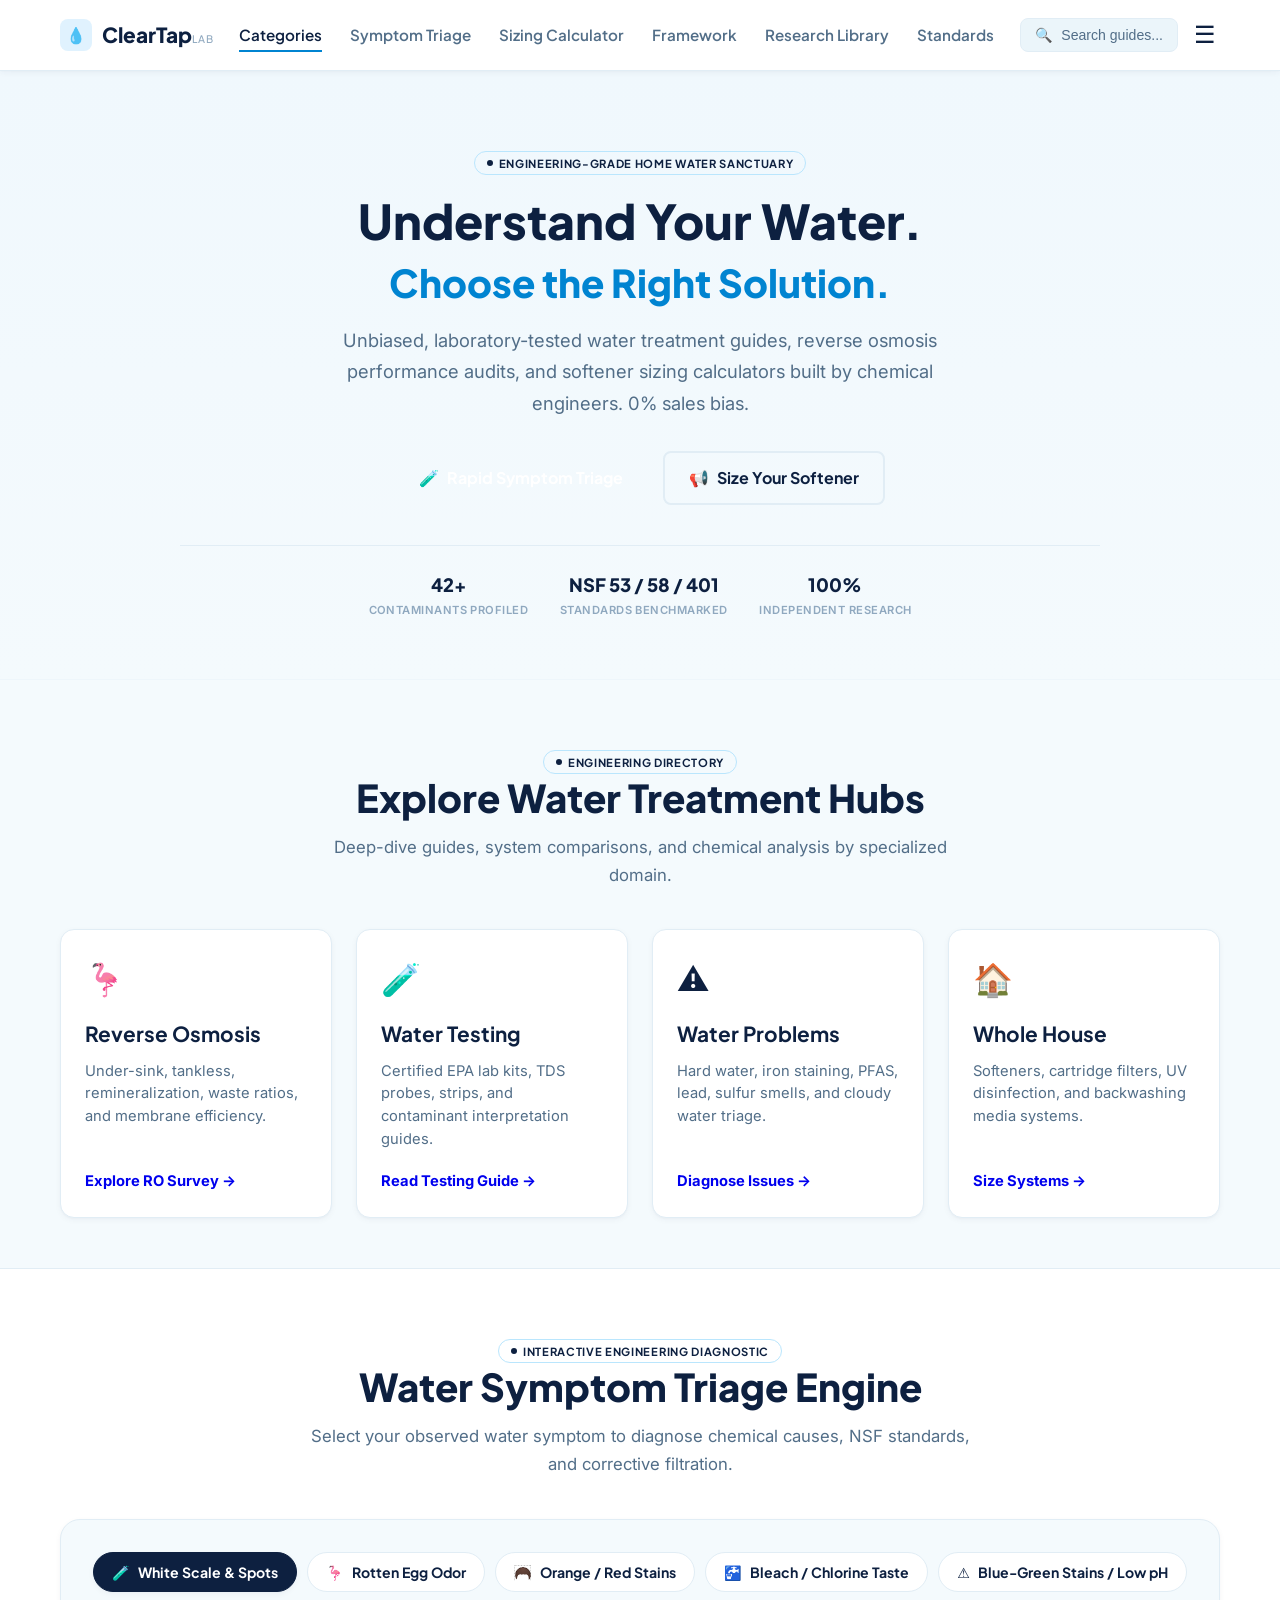
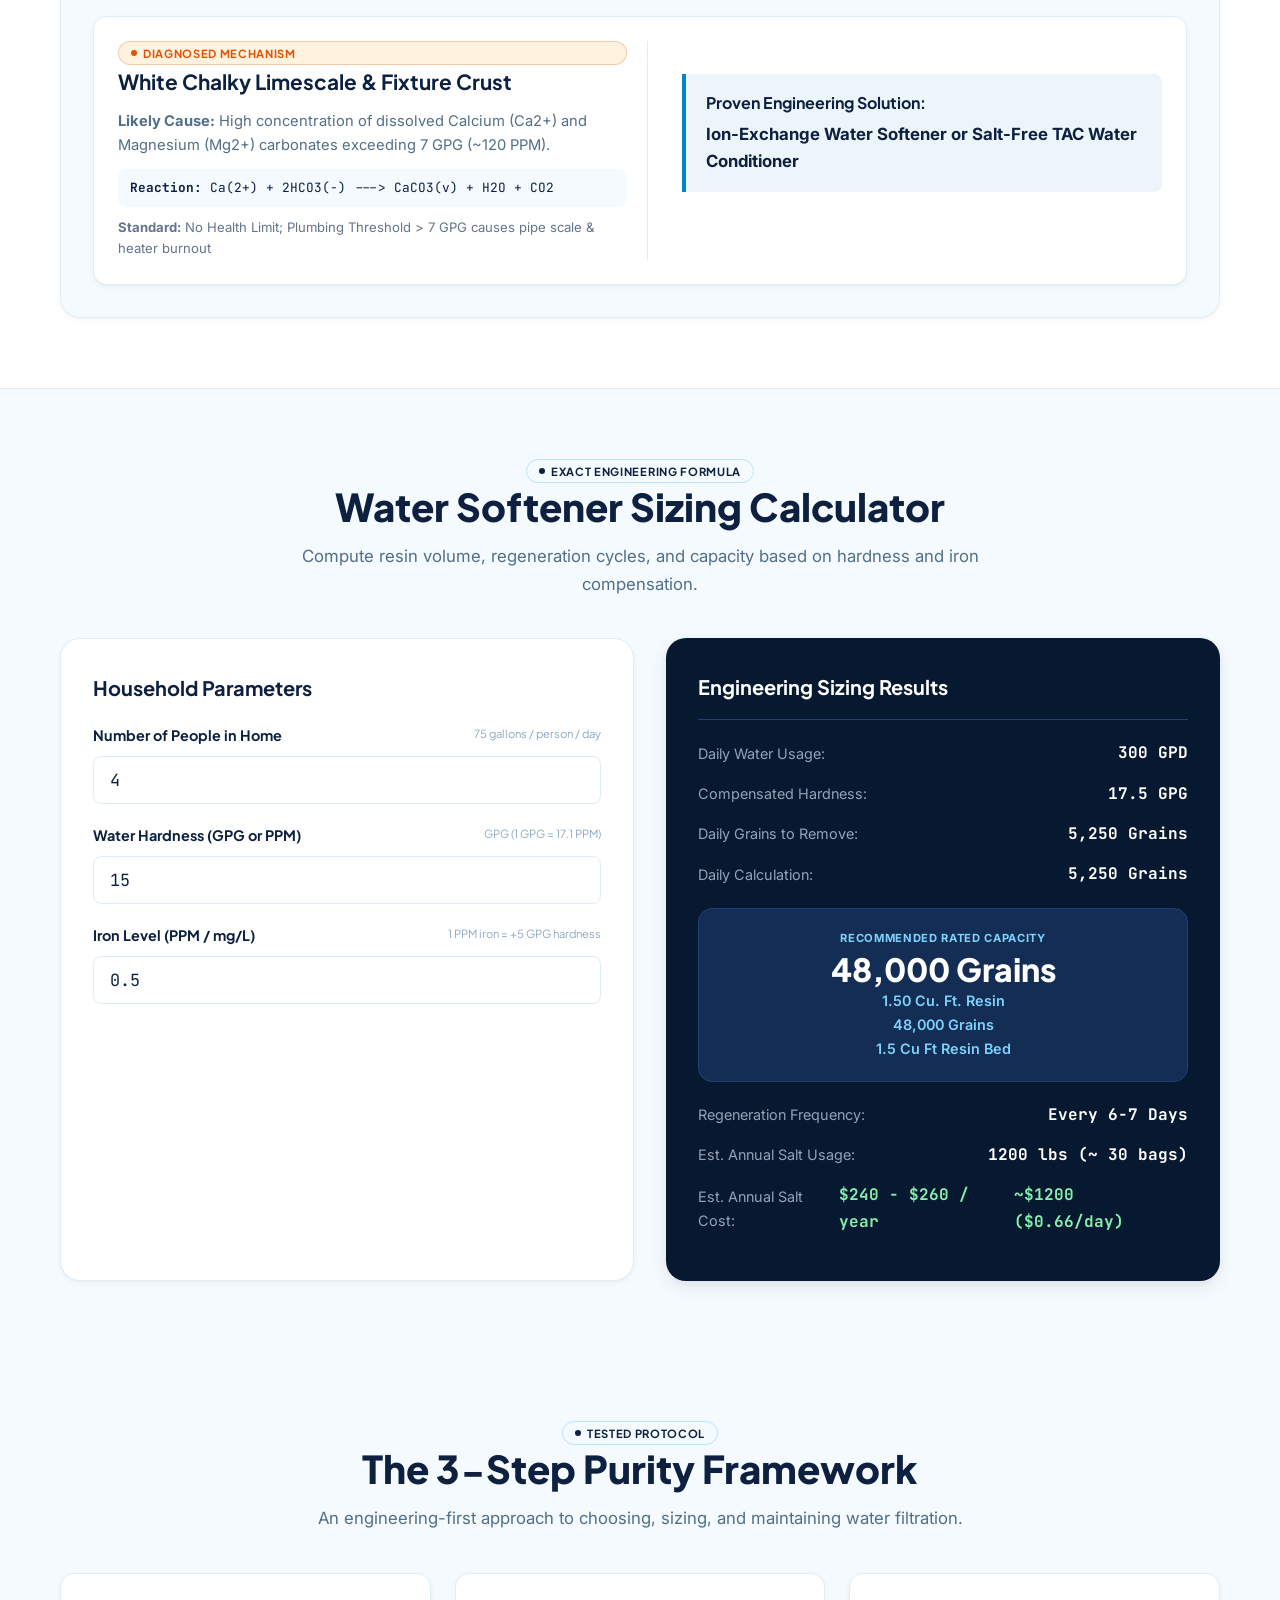
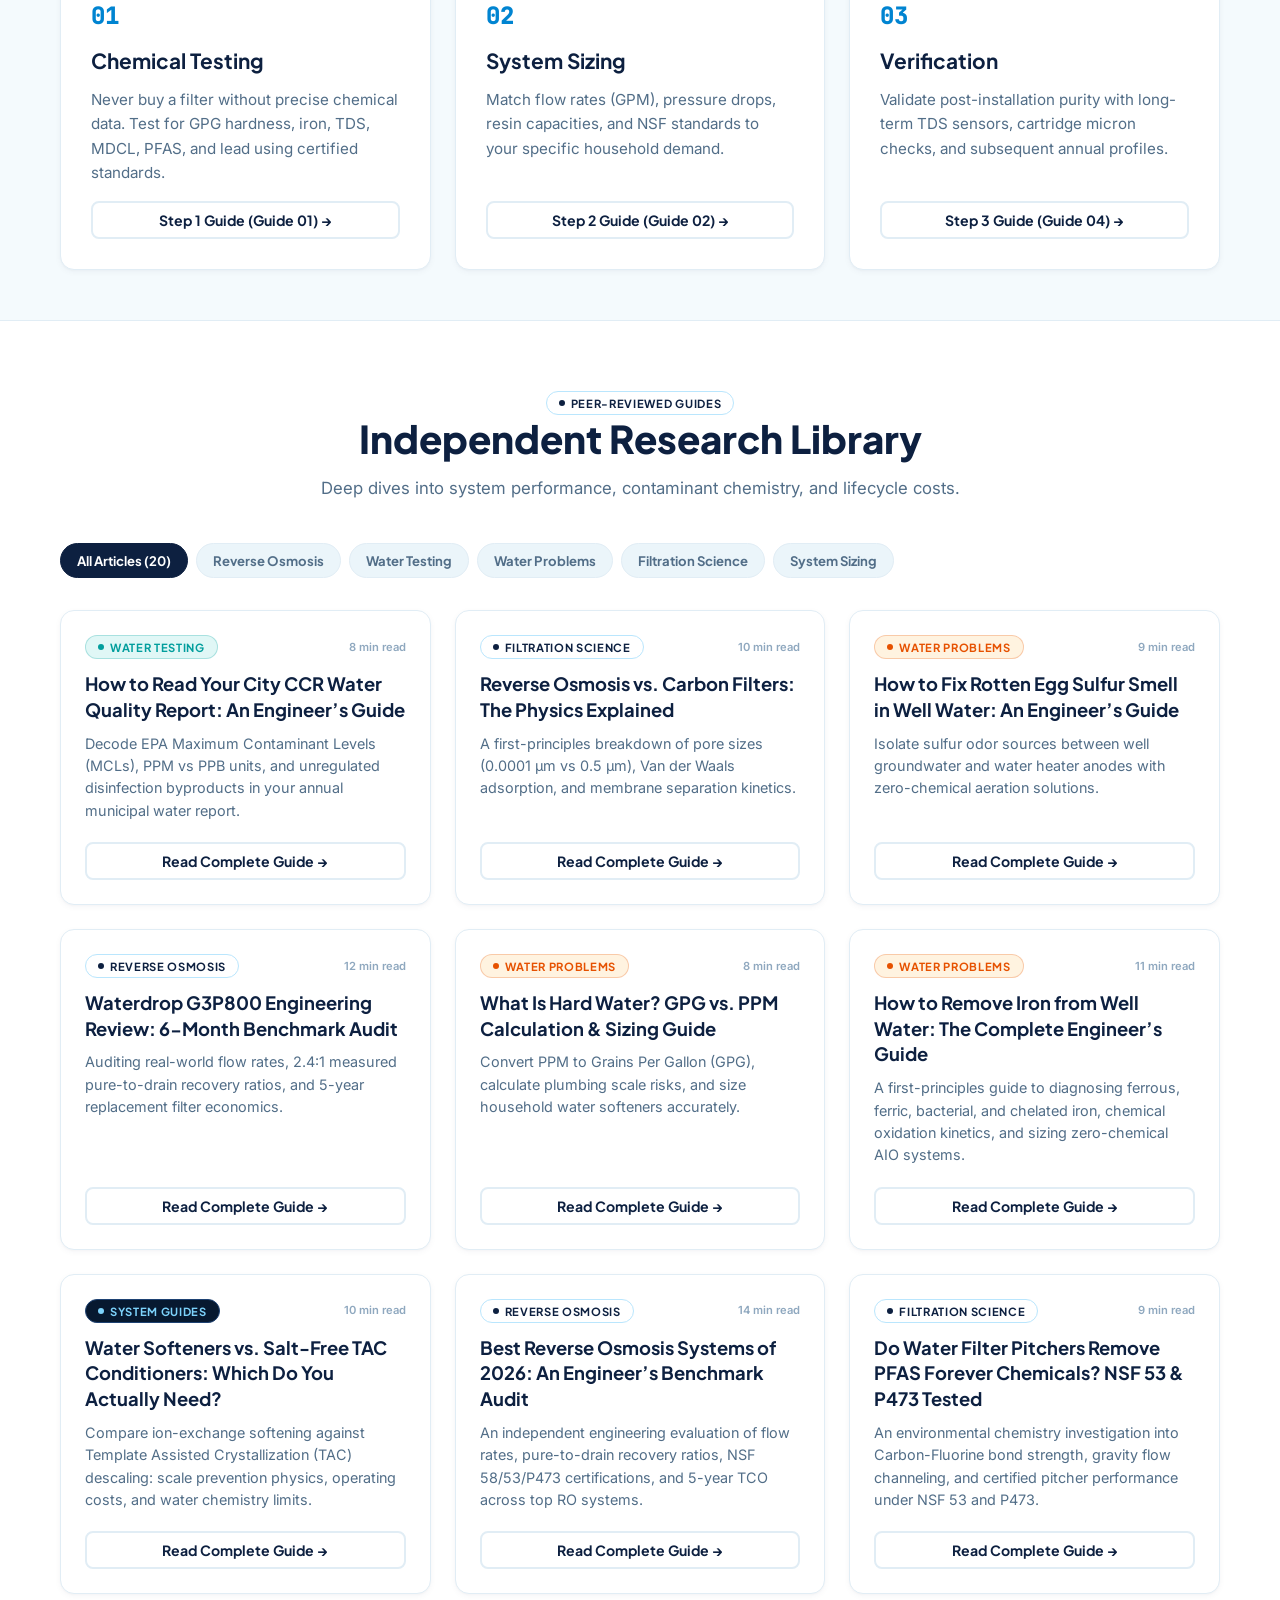
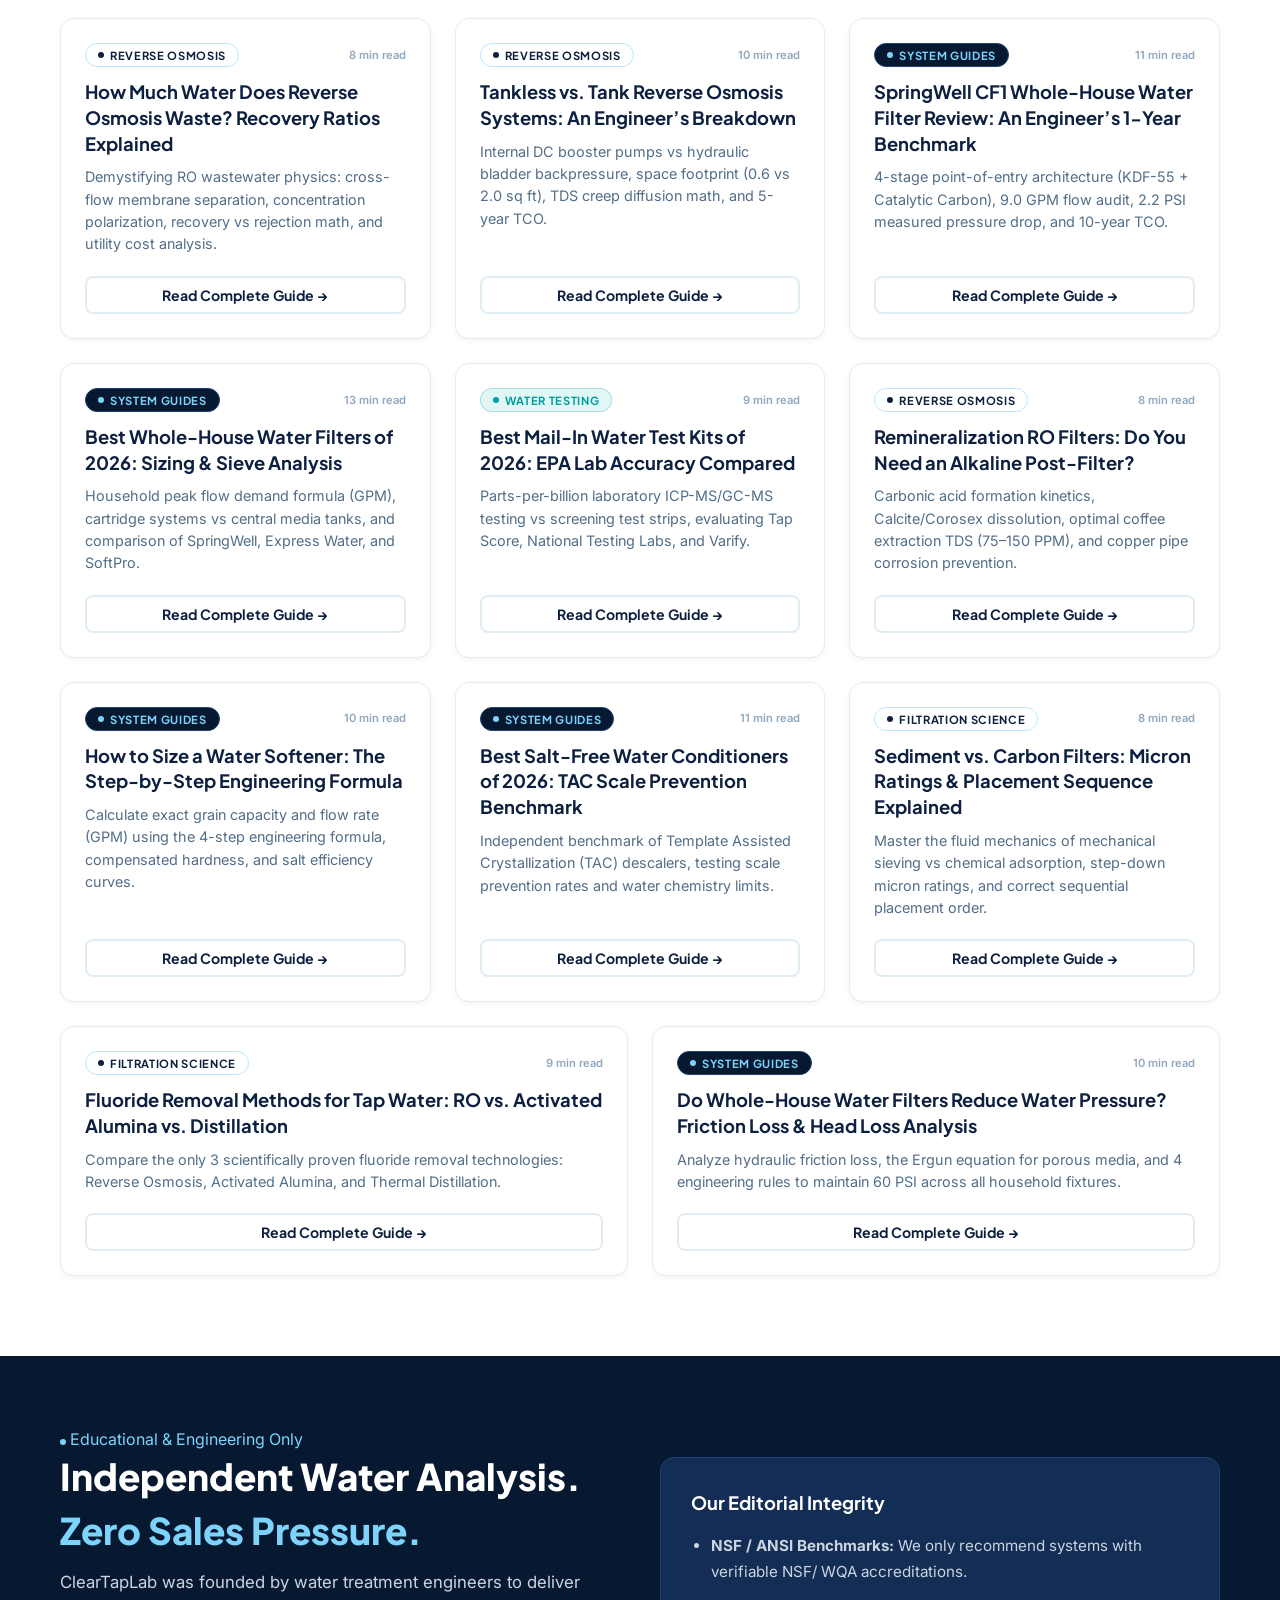
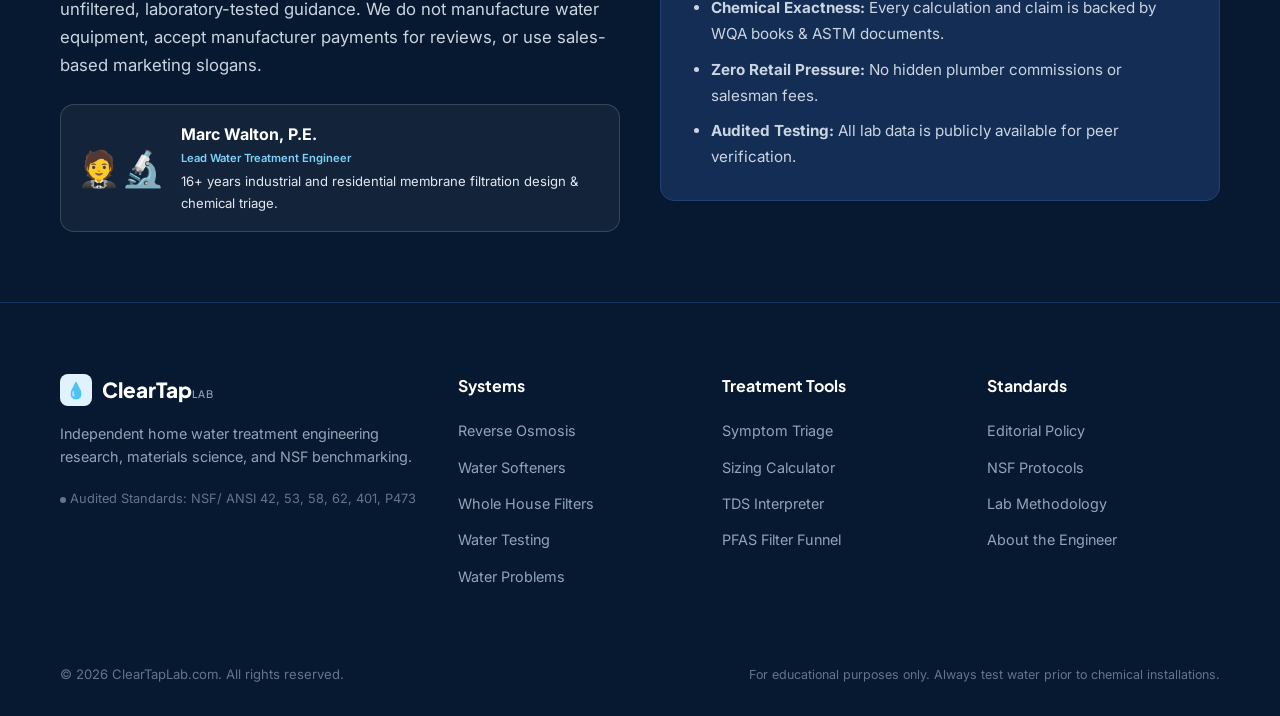
<file: index.html>
<!DOCTYPE html>
<html lang="en">
<head>
  <meta charset="UTF-8">
  <meta name="viewport" content="width=device-width, initial-scale=1.0">
  <title>ClearTapLab | Independent Home Water Filtration & Softener Engineering Guide</title>
  <meta name="description" content="ClearTapLab provides unbiased, laboratory-grade reverse osmosis testing, water softener sizing calculators, and contaminant removal guides. Zero sponsor bias.">
  <link rel="stylesheet" href="styles/main.css">
</head>
<body>

  <!-- ========================================================================
       1. STANDALONE MODULAR HEADER COMPONENT
       ======================================================================== -->
  <header class="ctl-header">
    <div class="ctl-container">
      <div class="ctl-header-inner">
        <a href="#" class="ctl-brand-logo">
          <span class="ctl-logo-icon">&#128167;</span>
          <span>ClearTap<span class="brand-tagline">LAB</span></span>
        </a>
        
        <nav class="ctl-nav" aria-label="Main Navigation">
          <ul class="ctl-nav-links">
            <li><a href="#hubs" class="ctl-nav-link active">Categories</a></li>
            <li><a href="#diagnostic" class="ctl-nav-link">Symptom Triage</a></li>
            <li><a href="#calculator" class="ctl-nav-link">Sizing Calculator</a></li>
            <li><a href="#framework" class="ctl-nav-link">Framework</a></li>
            <li><a href="#articles" class="ctl-nav-link">Research Library</a></li>
            <li><a href="#about" class="ctl-nav-link">Standards</a></li>
          </ul>
        </nav>

        <div class="ctl-header-actions">
          <button id="search-btn" class="ctl-search-btn" aria-label="Open Search">
            <span>&#128269;</span>
            <span>Search guides...</span>
          </button>
          <button id="menu-btn" class="ctl-menu-toggle" aria-label="Toggle Mobile Menu">&#9776;</button>
        </div>
      </div>
    </div>
  </header>

  <!-- ========================================================================
       PAGE CONTENT (Starts Below Navigation & Ends Above Footer)
       ======================================================================== -->
  <main class="site-main">

    <!-- SECTION 1: HERO -->
    <section class="ctl-hero">
      <div class="ctl-container">
        <div class="ctl-hero-content">
          <div class="badge-pill">
            <span class="bullet-dot"></span>
            <span>Engineering-Grade Home Water Sanctuary</span>
          </div>
          <h1 class="ctl-hero-title">Understand Your Water.</h1>
          <div class="hero-highlight">Choose the Right Solution.</div>
          <p class="ctl-hero-desc">
            Unbiased, laboratory-tested water treatment guides, reverse osmosis performance audits, and softener sizing calculators built by chemical engineers. 0% sales bias.
          </p>
          <div class="ctl-hero-actions">
            <a href="#diagnostic" class="button-primary">
              <span>&#129514;</span>
              <span>Rapid Symptom Triage</span>
            </a>
            <a href="#calculator" class="button-outline">
              <span>&#128226;</span>
              <span>Size Your Softener</span>
            </a>
          </div>
          <div class="ctl-hero-trust">
            <div class="ctl-trust-metric">
              <span class="val">42+</span>
              <span class="label">Contaminants Profiled</span>
            </div>
            <div class="ctl-trust-metric">
              <span class="val">NSF 53 / 58 / 401</span>
              <span class="label">Standards Benchmarked</span>
            </div>
            <div class="ctl-trust-metric">
              <span class="val">100%</span>
              <span class="label">Independent Research</span>
            </div>
          </div>
        </div>
      </div>
    </section>

    <!-- SECTION 2: HUBS -->
    <section class="ctl-hubs-section" id="hubs">
      <div class="ctl-container">
        <div class="ctl-section-header">
          <div class="badge-pill">
            <span class="bullet-dot"></span>
            <span>Engineering Directory</span>
          </div>
          <h2 class="ctl-section-title">Explore Water Treatment Hubs</h2>
          <p class="ctl-section-subtitle">
            Deep-dive guides, system comparisons, and chemical analysis by specialized domain.
          </p>
        </div>

        <div class="ctl-hubs-container">
          <div class="ctl-hub-card card-service card-hub-ro">
            <div class="ctl-hub-icon">&#129449;</div>
            <h3 class="ctl-hub-title">Reverse Osmosis</h3>
            <p class="ctl-hub-desc">Under-sink, tankless, remineralization, waste ratios, and membrane efficiency.</p>
            <a href="#articles" class="ctl-hub-link" data-category="reverse-osmosis" onclick="data-category=reverse-osmosis">Explore RO Survey &rarr;</a>
          </div>

          <div class="ctl-hub-card card-service card-hub-testing">
            <div class="ctl-hub-icon">&#129514;</div>
            <h3 class="ctl-hub-title">Water Testing</h3>
            <p class="ctl-hub-desc">Certified EPA lab kits, TDS probes, strips, and contaminant interpretation guides.</p>
            <a href="#articles" class="ctl-hub-link" data-category="water-testing" onclick="data-category=water-testing">Read Testing Guide &rarr;</a>
          </div>

          <div class="ctl-hub-card card-service card-hub-problems">
            <div class="ctl-hub-icon">&#9888;&#65039;</div>
            <h3 class="ctl-hub-title">Water Problems</h3>
            <p class="ctl-hub-desc">Hard water, iron staining, PFAS, lead, sulfur smells, and cloudy water triage.</p>
            <a href="#articles" class="ctl-hub-link" data-category="water-problems" onclick="data-category=water-problems">Diagnose Issues &rarr;</a>
          </div>

          <div class="ctl-hub-card card-service card-hub-wholehouse">
            <div class="ctl-hub-icon">&#127968;</div>
            <h3 class="ctl-hub-title">Whole House</h3>
            <p class="ctl-hub-desc">Softeners, cartridge filters, UV disinfection, and backwashing media systems.</p>
            <a href="#articles" class="ctl-hub-link" data-category="system-guides" onclick="data-category=system-guides">Size Systems &rarr;</a>
          </div>
        </div>
      </div>
    </section>

    <!-- SECTION 3: SYMPTOM DIAGNOSTIC TRIAGE -->
    <section class="ctl-triage-section" id="diagnostic">
      <div class="ctl-container">
        <div class="ctl-section-header">
          <div class="badge-pill">
            <span class="bullet-dot"></span>
            <span>Interactive Engineering Diagnostic</span>
          </div>
          <h2 class="ctl-section-title">Water Symptom Triage Engine</h2>
          <p class="ctl-section-subtitle">
            Select your observed water symptom to diagnose chemical causes, NSF standards, and corrective filtration.
          </p>
        </div>

        <div class="ctl-triage-card">
          <div class="ctl-symptom-selector">
            <button class="ctl-symptom-btn active" data-symptom="limescale">
              <span>&#129514;</span>
              <span>White Scale &amp; Spots</span>
            </button>
            <button class="ctl-symptom-btn" data-symptom="sulfur">
              <span>&#129449;</span>
              <span>Rotten Egg Odor</span>
            </button>
            <button class="ctl-symptom-btn" data-symptom="rust">
              <span>&#129457;</span>
              <span>Orange / Red Stains</span>
            </button>
            <button class="ctl-symptom-btn" data-symptom="chlorine">
              <span>&#128688;</span>
              <span>Bleach / Chlorine Taste</span>
            </button>
            <button class="ctl-symptom-btn" data-symptom="acidic">
              <span>&#9888;&#65039;</span>
              <span>Blue-Green Stains / Low pH</span>
            </button>
          </div>

          <div id="triage-result-container">
            <!-- Dynamically injected via app.js -->
          </div>
        </div>
      </div>
    </section>

    <!-- SECTION 4: WATER SOFTENER SIZING CALCULATOR -->
    <section class="ctl-calc-section" id="calculator">
      <div class="ctl-container">
        <div class="ctl-section-header">
          <div class="badge-pill">
            <span class="bullet-dot"></span>
            <span>Exact Engineering Formula</span>
          </div>
          <h2 class="ctl-section-title">Water Softener Sizing Calculator</h2>
          <p class="ctl-section-subtitle">
            Compute resin volume, regeneration cycles, and capacity based on hardness and iron compensation.
          </p>
        </div>

        <div class="ctl-calc-grid">
          <div class="ctl-calc-form">
            <h3 class="ctl-calc-form-title">Household Parameters</h3>
            
            <div class="ctl-form-group">
              <label class="ctl-form-label" for="calc-people">
                <span>Number of People in Home</span>
                <span class="hint">75 gallons / person / day</span>
              </label>
              <input type="number" id="calc-people" class="ctl-form-input" value="4" min="1" max="20">
            </div>

            <div class="ctl-form-group">
              <label class="ctl-form-label" for="calc-hardness">
                <span>Water Hardness (GPG or PPM)</span>
                <span class="hint">GPG (1 GPG = 17.1 PPM)</span>
              </label>
              <input type="number" id="calc-hardness" class="ctl-form-input" value="15" min="1" max="100">
            </div>

            <div class="ctl-form-group">
              <label class="ctl-form-label" for="calc-iron">
                <span>Iron Level (PPM / mg/L)</span>
                <span class="hint">1 PPM iron = +5 GPG hardness</span>
              </label>
              <input type="number" id="calc-iron" class="ctl-form-input" value="0.5" step="0.1" min="0" max="10">
            </div>

            <button class="button-primary button-sm" onclick="openArticleModal(16)">
              Read Complete Softener Sizing Blueprint (Guide 16) &rarr;
            </button>
          </div>

          <div class="ctl-calc-output-card">
            <div>
              <div class="ctl-calc-output-header">
                <h3>Engineering Sizing Results</h3>
              </div>

              <div class="ctl-calc-metric-row">
                <span class="metric-label">Daily Water Usage:</span>
                <span class="metric-val" id="res-daily-gal">300 GPD</span>
              </div>

              <div class="ctl-calc-metric-row">
                <span class="metric-label">Compensated Hardness:</span>
                <span class="metric-val" id="res-comp-hard">17.5 GPG</span>
              </div>

              <div class="ctl-calc-metric-row">
                <span class="metric-label">Daily Grains to Remove:</span>
                <span class="metric-val" id="res-grain-req">5,250 Grains</span>
              </div>

              <div class="ctl-calc-metric-row">
                <span class="metric-label">Daily Calculation:</span>
                <span class="metric-val" id="res-daily-grains">5,250 Grains</span>
              </div>

              <div class="ctl-calc-highlight-box">
                <div class="sub">Recommended Rated Capacity</div>
                <div class="main-res" id="res-grains">32,000 Grains</div>
                <div class="res-resin" id="res-cuft">1.00 Cu. Ft. Resin</div>
                <div class="res-resin" id="res-target-cap">32,000 Grains</div>
                <div class="res-resin" id="res-resin-vol">1.0 Cu Ft Resin Bed</div>
              </div>

              <div class="ctl-calc-metric-row">
                <span class="metric-label">Regeneration Frequency:</span>
                <span class="metric-val">Every 6-7 Days</span>
              </div>

              <div class="ctl-calc-metric-row">
                <span class="metric-label">Est. Annual Salt Usage:</span>
                <span class="metric-val" id="res-salt">385 lbs (~ 9.6 bags)</span>
              </div>
            </div>

            <div class="ctl-calc-metric-row">
              <span class="metric-label">Est. Annual Salt Cost:</span>
              <span class="metric-cost" id="res-cost">$67 - $86 / year</span>
              <span class="metric-cost" id="res-salt-cost">~$385 ($0.21/day)</span>
            </div>
          </div>
        </div>
      </div>
    </section>

    <!-- SECTION 5: 3-STEP FRAMEWORK -->
    <section class="ctl-step-section" id="framework">
      <div class="ctl-container">
        <div class="ctl-section-header">
          <div class="badge-pill">
            <span class="bullet-dot"></span>
            <span>Tested Protocol</span>
          </div>
          <h2 class="ctl-section-title">The 3-Step Purity Framework</h2>
          <p class="ctl-section-subtitle">
            An engineering-first approach to choosing, sizing, and maintaining water filtration.
          </p>
        </div>

        <div class="ctl-step-container">
          <div class="ctl-step-card card-step">
            <div class="step-number">01</div>
            <h3 class="ctl-step-title">Chemical Testing</h3>
            <p class="ctl-step-desc">
              Never buy a filter without precise chemical data. Test for GPG hardness, iron, TDS, MDCL, PFAS, and lead using certified standards.
            </p>
            <button class="button-outline button-sm" onclick="openArticleModal(1)">
              Step 1 Guide (Guide 01) &rarr;
            </button>
          </div>

          <div class="ctl-step-card card-step">
            <div class="step-number">02</div>
            <h3 class="ctl-step-title">System Sizing</h3>
            <p class="ctl-step-desc">
              Match flow rates (GPM), pressure drops, resin capacities, and NSF standards to your specific household demand.
            </p>
            <button class="button-outline button-sm" onclick="openArticleModal(2)">
              Step 2 Guide (Guide 02) &rarr;
            </button>
          </div>

          <div class="ctl-step-card card-step">
            <div class="step-number">03</div>
            <h3 class="ctl-step-title">Verification</h3>
            <p class="ctl-step-desc">
              Validate post-installation purity with long-term TDS sensors, cartridge micron checks, and subsequent annual profiles.
            </p>
            <button class="button-outline button-sm" onclick="openArticleModal(4)">
              Step 3 Guide (Guide 04) &rarr;
            </button>
          </div>
        </div>
      </div>
    </section>

    <!-- SECTION 6: RESEARCH LIBRARY & ARTICLES GRID -->
    <section class="ctl-articles-section" id="articles">
      <div class="ctl-container">
        <div class="ctl-section-header">
          <div class="badge-pill">
            <span class="bullet-dot"></span>
            <span>Peer-Reviewed Guides</span>
          </div>
          <h2 class="ctl-section-title">Independent Research Library</h2>
          <p class="ctl-section-subtitle">
            Deep dives into system performance, contaminant chemistry, and lifecycle costs.
          </p>
        </div>

        <!-- Filter Tabs -->
        <div class="ctl-filter-tabs" id="filter-tabs">
          <button class="ctl-tab-btn active" data-category="all">All Articles (20)</button>
          <button class="ctl-tab-btn" data-category="reverse-osmosis">Reverse Osmosis</button>
          <button class="ctl-tab-btn" data-category="water-testing">Water Testing</button>
          <button class="ctl-tab-btn" data-category="water-problems">Water Problems</button>
          <button class="ctl-tab-btn" data-category="filtration-technology">Filtration Science</button>
          <button class="ctl-tab-btn" data-category="system-guides">System Sizing</button>
        </div>

        <!-- Articles Grid -->
        <div class="ctl-article-grid" id="articles-grid">
          <!-- Dynamically Rendered via app.js -->
        </div>
      </div>
    </section>

    <!-- SECTION 7: ABOUT -->
    <section class="ctl-about-section" id="about">
      <div class="ctl-container">
        <div class="ctl-about-container">
          <div class="ctl-about-left">
            <div class="badge-dark">
              <span class="bullet-dot"></span>
              <span>Educational &amp; Engineering Only</span>
            </div>
            <h2 class="about-title">Independent Water Analysis.</h2>
            <div class="about-highlight">Zero Sales Pressure.</div>
            <p class="ctl-about-desc">
              ClearTapLab was founded by water treatment engineers to deliver unfiltered, laboratory-tested guidance. We do not manufacture water equipment, accept manufacturer payments for reviews, or use sales-based marketing slogans.
            </p>
            <div class="ctl-author-box">
              <div class="ctl-author-icon">&#129333;&#8205;&#128300;</div>
              <div class="ctl-author-meta">
                <h4>Marc Walton, P.E.</h4>
                <p class="ctl-author-role">Lead Water Treatment Engineer</p>
                <p class="ctl-author-desc">16+ years industrial and residential membrane filtration design &amp; chemical triage.</p>
              </div>
            </div>
          </div>

          <div class="ctl-about-right">
            <h3 class="ctl-integrity-title">Our Editorial Integrity</h3>
            <ul class="ctl-integrity-list">
              <li><strong>NSF / ANSI Benchmarks:</strong> We only recommend systems with verifiable NSF/ WQA accreditations.</li>
              <li><strong>Chemical Exactness:</strong> Every calculation and claim is backed by WQA books &amp; ASTM documents.</li>
              <li><strong>Zero Retail Pressure:</strong> No hidden plumber commissions or salesman fees.</li>
              <li><strong>Audited Testing:</strong> All lab data is publicly available for peer verification.</li>
            </ul>
          </div>
        </div>
      </div>
    </section>

  </main>

  <!-- ========================================================================
       8. STANDALONE MODULAR FOOTER COMPONENT
       ======================================================================== -->
  <footer class="ctl-footer">
    <div class="ctl-container">
      <div class="ctl-footer-grid">
        <div class="ctl-footer-col ctl-footer-col-brand">
          <a href="#" class="ctl-brand-logo ctl-brand-logo-footer">
            <span class="ctl-logo-icon">&#128167;</span>
            <span>ClearTap<span class="brand-tagline">LAB</span></span>
          </a>
          <p class="ctl-footer-desc">
            Independent home water treatment engineering research, materials science, and NSF benchmarking.
          </p>
          <p class="ctl-footer-audit">
            <span class="bullet-dot"></span>
            <span>Audited Standards: NSF/ ANSI 42, 53, 58, 62, 401, P473</span>
          </p>
        </div>

        <div class="ctl-footer-col">
          <h5>Systems</h5>
          <ul class="ctl-footer-links">
            <li><a href="#articles" data-category="reverse-osmosis" onclick="data-category=reverse-osmosis">Reverse Osmosis</a></li>
            <li><a href="#articles" data-category="system-guides" onclick="data-category=system-guides">Water Softeners</a></li>
            <li><a href="#articles" data-category="filtration-technology" onclick="data-category=filtration-technology">Whole House Filters</a></li>
            <li><a href="#articles" data-category="water-testing" onclick="data-category=water-testing">Water Testing</a></li>
            <li><a href="#articles" data-category="water-problems" onclick="data-category=water-problems">Water Problems</a></li>
          </ul>
        </div>

        <div class="ctl-footer-col">
          <h5>Treatment Tools</h5>
          <ul class="ctl-footer-links">
            <li><a href="#diagnostic">Symptom Triage</a></li>
            <li><a href="#calculator">Sizing Calculator</a></li>
            <li><a href="#hubs">TDS Interpreter</a></li>
            <li><a href="#articles">PFAS Filter Funnel</a></li>
          </ul>
        </div>

        <div class="ctl-footer-col">
          <h5>Standards</h5>
          <ul class="ctl-footer-links">
            <li><a href="#about">Editorial Policy</a></li>
            <li><a href="#about">NSF Protocols</a></li>
            <li><a href="#about">Lab Methodology</a></li>
            <li><a href="#about">About the Engineer</a></li>
          </ul>
        </div>
      </div>

      <div class="ctl-footer-bottom">
        <p>&copy; 2026 ClearTapLab.com. All rights reserved.</p>
        <p class="ctl-footer-disclaimer">For educational purposes only. Always test water prior to chemical installations.</p>
      </div>
    </div>
  </footer>

  <!-- ========================================================================
       INTERACTIVE OVERLAYS, MODALS & DRAWERS (Pure Flexbox)
       ======================================================================== -->

  <!-- Article Reader Modal -->
  <div id="article-modal" class="ctl-modal-backdrop" role="dialog" aria-modal="true" aria-hidden="true">
    <div class="ctl-modal-container">
      <div class="ctl-modal-header">
        <div class="ctl-modal-header-brand">
          <span class="bullet-dot"></span>
          <strong>ClearTapLab</strong>
          <span class="badge-pill">Technical Monograph</span>
        </div>
        <button id="modal-close-btn" class="ctl-modal-close-btn" aria-label="Close article reader">&#10005;</button>
      </div>
      <div id="modal-article-body" class="ctl-modal-body">
        <!-- Dynamically filled via app.js -->
      </div>
    </div>
  </div>

  <!-- Live Instant Search Overlay -->
  <div id="search-overlay" class="ctl-search-overlay" role="dialog" aria-modal="true" aria-hidden="true">
    <div class="ctl-search-box">
      <div class="ctl-search-header">
        <h3 class="ctl-search-title">ClearTapLab Instant Search</h3>
        <button id="search-close-btn" class="ctl-modal-close-btn" aria-label="Close Search">&#10005;</button>
      </div>
      <div class="ctl-search-input-wrap">
        <input type="search" id="search-query-input" class="ctl-search-input" placeholder="Type a symptom, contaminant, or system type (e.g. PFAS, hardness, RO)..." autocomplete="off">
      </div>
      <div id="search-results-list" class="ctl-search-results-list">
        <!-- Dynamically filled via app.js -->
      </div>
    </div>
  </div>

  <!-- Mobile Navigation Drawer -->
  <div id="mobile-drawer" class="ctl-mobile-drawer" role="dialog" aria-hidden="true">
    <div class="ctl-drawer-header">
      <a href="#" class="ctl-brand-logo">
        <span class="ctl-logo-icon">&#128167;</span>
        <span>ClearTap<span class="brand-tagline">LAB</span></span>
      </a>
      <button id="drawer-close-btn" class="ctl-modal-close-btn" aria-label="Close Drawer">&#10005;</button>
    </div>
    <ul class="ctl-drawer-links">
      <li><a href="#hubs" class="drawer-link">Categories</a></li>
      <li><a href="#diagnostic" class="drawer-link">Symptom Triage</a></li>
      <li><a href="#calculator" class="drawer-link">Sizing Calculator</a></li>
      <li><a href="#framework" class="drawer-link">Framework</a></li>
      <li><a href="#articles" class="drawer-link">Research Library</a></li>
      <li><a href="#about" class="drawer-link">Standards</a></li>
    </ul>
    <div class="ctl-drawer-footer">
      <div class="badge-pill">Zero Sponsor Bias</div>
    </div>
  </div>

  <!-- Application Engine Scripts -->
  <script src="scripts/articles-data.js"></script>
  <script src="scripts/app.js"></script>
</body>
</html>
</file>
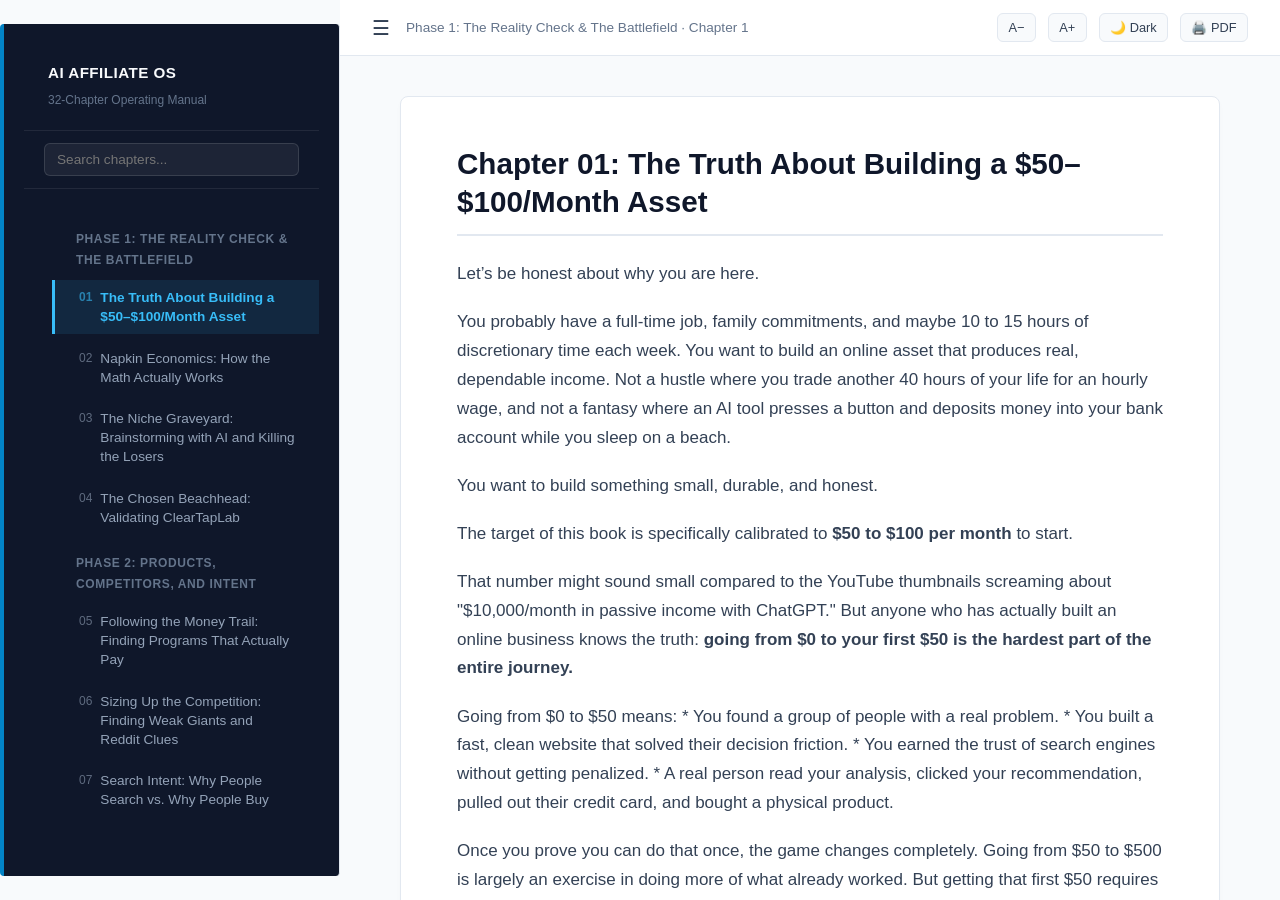
<file: book/index.html>
<!DOCTYPE html>
<html lang="en">
<head>
  <meta charset="UTF-8">
  <meta name="viewport" content="width=device-width, initial-scale=1.0">
  <title>The AI-Powered Affiliate Operating System — Interactive Reader</title>
  <style>
    :root {
      --bg: #f8fafc;
      --surface: #ffffff;
      --sidebar-bg: #0f172a;
      --sidebar-text: #94a3b8;
      --sidebar-active: #38bdf8;
      --text: #334155;
      --heading: #0f172a;
      --border: #e2e8f0;
      --primary: #0284c7;
      --code-bg: #1e293b;
      --code-text: #f8fafc;
      --table-th: #f1f5f9;
      --font-size: 17px;
    }
    body.dark {
      --bg: #0b0f17;
      --surface: #111827;
      --sidebar-bg: #030712;
      --sidebar-text: #9ca3af;
      --sidebar-active: #38bdf8;
      --text: #cbd5e1;
      --heading: #f8fafc;
      --border: #1f2937;
      --primary: #38bdf8;
      --code-bg: #030712;
      --code-text: #e2e8f0;
      --table-th: #1f2937;
    }
    * { box-sizing: border-box; margin: 0; padding: 0; }
    body {
      font-family: -apple-system, BlinkMacSystemFont, "Segoe UI", Roboto, Oxygen, Ubuntu, Cantarell, sans-serif;
      background-color: var(--bg);
      color: var(--text);
      font-size: var(--font-size);
      line-height: 1.7;
      display: flex;
      height: 100vh;
      overflow: hidden;
    }
    /* SIDEBAR */
    #sidebar {
      width: 340px;
      min-width: 340px;
      background-color: var(--sidebar-bg);
      color: var(--sidebar-text);
      display: flex;
      flex-direction: column;
      border-right: 1px solid var(--border);
      transition: all 0.2s ease;
      z-index: 100;
    }
    .sidebar-header {
      padding: 1.25rem 1.5rem;
      border-bottom: 1px solid rgba(255,255,255,0.08);
    }
    .sidebar-title {
      font-size: 0.95rem;
      font-weight: 700;
      color: #f8fafc;
      letter-spacing: 0.03em;
      text-transform: uppercase;
    }
    .sidebar-subtitle {
      font-size: 0.75rem;
      color: #64748b;
      margin-top: 0.25rem;
    }
    .search-box {
      padding: 0.75rem 1.25rem;
      border-bottom: 1px solid rgba(255,255,255,0.08);
    }
    .search-input {
      width: 100%;
      padding: 0.5rem 0.75rem;
      background: rgba(255,255,255,0.06);
      border: 1px solid rgba(255,255,255,0.12);
      border-radius: 6px;
      color: #f8fafc;
      font-size: 0.85rem;
      outline: none;
    }
    .search-input:focus {
      border-color: var(--sidebar-active);
    }
    .nav-list {
      flex: 1;
      overflow-y: auto;
      padding: 1rem 0;
      list-style: none;
    }
    .nav-module-title {
      font-size: 0.75rem;
      font-weight: 700;
      text-transform: uppercase;
      color: #64748b;
      padding: 0.75rem 1.5rem 0.25rem;
      letter-spacing: 0.05em;
    }
    .nav-item {
      padding: 0.5rem 1.5rem;
      font-size: 0.85rem;
      cursor: pointer;
      display: flex;
      align-items: flex-start;
      gap: 0.5rem;
      color: var(--sidebar-text);
      transition: background 0.15s ease, color 0.15s ease;
      line-height: 1.4;
      border-left: 3px solid transparent;
    }
    .nav-item:hover {
      background: rgba(255,255,255,0.04);
      color: #f8fafc;
    }
    .nav-item.active {
      background: rgba(56, 189, 248, 0.1);
      color: var(--sidebar-active);
      border-left-color: var(--sidebar-active);
      font-weight: 600;
    }
    .nav-item-num {
      font-size: 0.75rem;
      opacity: 0.6;
      font-mono: monospace;
      margin-top: 1px;
    }
    /* MAIN CONTENT */
    #main {
      flex: 1;
      display: flex;
      flex-direction: column;
      overflow: hidden;
      background-color: var(--bg);
    }
    /* TOP CONTROLS */
    .topbar {
      height: 56px;
      background-color: var(--surface);
      border-bottom: 1px solid var(--border);
      display: flex;
      align-items: center;
      justify-content: space-between;
      padding: 0 2rem;
    }
    .topbar-left {
      display: flex;
      align-items: center;
      gap: 1rem;
    }
    .sidebar-toggle-btn {
      background: none;
      border: none;
      cursor: pointer;
      color: var(--text);
      font-size: 1.25rem;
      display: flex;
      align-items: center;
    }
    .chapter-indicator {
      font-size: 0.85rem;
      color: #64748b;
      font-weight: 500;
    }
    .topbar-right {
      display: flex;
      align-items: center;
      gap: 0.75rem;
    }
    .btn-ctrl {
      background: var(--bg);
      border: 1px solid var(--border);
      border-radius: 6px;
      padding: 0.35rem 0.65rem;
      font-size: 0.8rem;
      cursor: pointer;
      color: var(--text);
      font-weight: 500;
      transition: all 0.15s ease;
    }
    .btn-ctrl:hover {
      background: var(--border);
    }
    /* CONTENT AREA */
    #reader-pane {
      flex: 1;
      overflow-y: auto;
      padding: 2.5rem 3rem 5rem 3rem;
      scroll-behavior: smooth;
    }
    .article-container {
      max-width: 820px;
      margin: 0 auto;
      background: var(--surface);
      border: 1px solid var(--border);
      border-radius: 8px;
      padding: 3rem 3.5rem;
      box-shadow: 0 4px 6px -1px rgba(0, 0, 0, 0.03);
    }
    /* TYPOGRAPHY */
    h1 {
      font-size: 1.85rem;
      font-weight: 800;
      color: var(--heading);
      margin-bottom: 1.5rem;
      line-height: 1.3;
      border-bottom: 2px solid var(--border);
      padding-bottom: 0.75rem;
    }
    h2 {
      font-size: 1.35rem;
      font-weight: 700;
      color: var(--heading);
      margin: 2.25rem 0 1rem;
      border-bottom: 1px solid var(--border);
      padding-bottom: 0.4rem;
    }
    h3 {
      font-size: 1.1rem;
      font-weight: 600;
      color: var(--heading);
      margin: 1.5rem 0 0.75rem;
    }
    p {
      margin-bottom: 1.2rem;
    }
    ul, ol {
      margin: 0.75rem 0 1.25rem 1.75rem;
    }
    li {
      margin-bottom: 0.4rem;
    }
    blockquote {
      border-left: 4px solid var(--primary);
      padding: 0.75rem 1.25rem;
      background: rgba(2, 132, 199, 0.05);
      border-radius: 0 6px 6px 0;
      margin: 1.25rem 0;
      font-style: italic;
    }
    /* CODE BLOCKS */
    pre {
      background-color: var(--code-bg);
      color: var(--code-text);
      padding: 1.25rem;
      border-radius: 6px;
      overflow-x: auto;
      margin: 1.25rem 0;
      font-family: ui-monospace, Menlo, Consolas, monospace;
      font-size: 0.88rem;
      line-height: 1.5;
    }
    code {
      font-family: ui-monospace, Menlo, Consolas, monospace;
      font-size: 0.9em;
      background: rgba(0,0,0,0.06);
      padding: 0.15rem 0.35rem;
      border-radius: 4px;
    }
    body.dark code {
      background: rgba(255,255,255,0.08);
    }
    pre code {
      background: transparent;
      padding: 0;
    }
    /* TABLES */
    table {
      width: 100%;
      border-collapse: collapse;
      margin: 1.5rem 0;
      font-size: 0.9rem;
    }
    th, td {
      padding: 0.75rem 1rem;
      border: 1px solid var(--border);
      text-align: left;
    }
    th {
      background-color: var(--table-th);
      color: var(--heading);
      font-weight: 600;
    }
    tr:nth-child(even) {
      background-color: rgba(0,0,0,0.015);
    }
    /* CALLOUT BOXES */
    .ctl-disclosure, aside {
      background: rgba(2, 132, 199, 0.06);
      border-left: 4px solid var(--primary);
      padding: 1rem 1.25rem;
      border-radius: 4px;
      margin: 1.5rem 0;
      font-size: 0.9rem;
    }
    /* NAV BUTTONS */
    .chapter-nav {
      display: flex;
      justify-content: space-between;
      margin-top: 3rem;
      padding-top: 2rem;
      border-top: 1px solid var(--border);
    }
    .nav-prev-btn, .nav-next-btn {
      padding: 0.65rem 1.25rem;
      background: var(--surface);
      border: 1px solid var(--border);
      border-radius: 6px;
      color: var(--primary);
      font-weight: 600;
      cursor: pointer;
      font-size: 0.9rem;
      transition: all 0.15s ease;
    }
    .nav-prev-btn:hover, .nav-next-btn:hover {
      background: var(--primary);
      color: #ffffff;
      border-color: var(--primary);
    }
    @media (max-width: 900px) {
      #sidebar {
        position: fixed;
        left: -340px;
        top: 0;
        bottom: 0;
      }
      #sidebar.open {
        left: 0;
      }
      .article-container {
        padding: 1.75rem;
      }
      #reader-pane {
        padding: 1rem;
      }
    }
  </style>
</head>
<body>

  <!-- SIDEBAR -->
  <aside id="sidebar">
    <div class="sidebar-header">
      <div class="sidebar-title">AI Affiliate OS</div>
      <div class="sidebar-subtitle">32-Chapter Operating Manual</div>
    </div>
    <div class="search-box">
      <input type="text" id="search-input" class="search-input" placeholder="Search chapters...">
    </div>
    <ul id="nav-list" class="nav-list"></ul>
  </aside>

  <!-- MAIN VIEWPORT -->
  <main id="main">
    <header class="topbar">
      <div class="topbar-left">
        <button id="toggle-sidebar" class="sidebar-toggle-btn" title="Toggle Sidebar">☰</button>
        <span id="chapter-indicator" class="chapter-indicator">Module 1 · Chapter 1</span>
      </div>
      <div class="topbar-right">
        <button id="btn-font-down" class="btn-ctrl" title="Smaller Font">A−</button>
        <button id="btn-font-up" class="btn-ctrl" title="Larger Font">A+</button>
        <button id="btn-theme" class="btn-ctrl" title="Toggle Dark/Light Mode">🌙 Dark</button>
        <button id="btn-print" class="btn-ctrl" title="Print to PDF" onclick="window.print()">🖨️ PDF</button>
      </div>
    </header>

    <div id="reader-pane">
      <div class="article-container">
        <div id="article-body"></div>
        <div class="chapter-nav">
          <button id="btn-prev" class="nav-prev-btn">&larr; Previous</button>
          <button id="btn-next" class="nav-next-btn">Next &rarr;</button>
        </div>
      </div>
    </div>
  </main>

  <script>
    const CHAPTERS = [{"id": "ch-1", "num": 1, "modTitle": "Phase 1: The Reality Check & The Battlefield", "title": "Chapter 01: The Truth About Building a $50\u2013$100/Month Asset", "html": "<h1 id=\"chapter-01-the-truth-about-building-a-50100month-asset\">Chapter 01: The Truth About Building a $50\u2013$100/Month Asset</h1>\n<p>Let\u2019s be honest about why you are here.</p>\n<p>You probably have a full-time job, family commitments, and maybe 10 to 15 hours of discretionary time each week. You want to build an online asset that produces real, dependable income. Not a hustle where you trade another 40 hours of your life for an hourly wage, and not a fantasy where an AI tool presses a button and deposits money into your bank account while you sleep on a beach.</p>\n<p>You want to build something small, durable, and honest.</p>\n<p>The target of this book is specifically calibrated to <strong>$50 to $100 per month</strong> to start. </p>\n<p>That number might sound small compared to the YouTube thumbnails screaming about \"$10,000/month in passive income with ChatGPT.\" But anyone who has actually built an online business knows the truth: <strong>going from $0 to your first $50 is the hardest part of the entire journey.</strong></p>\n<p>Going from $0 to $50 means:\n* You found a group of people with a real problem.\n* You built a fast, clean website that solved their decision friction.\n* You earned the trust of search engines without getting penalized.\n* A real person read your analysis, clicked your recommendation, pulled out their credit card, and bought a physical product.</p>\n<p>Once you prove you can do that once, the game changes completely. Going from $50 to $500 is largely an exercise in doing more of what already worked. But getting that first $50 requires a complete, functioning machine.</p>\n<p>This book is the operating manual for building that machine.</p>\n<hr />\n<h2 id=\"what-we-are-actually-building-and-what-we-are-not\">What We Are Actually Building (and What We Are Not)</h2>\n<p>Before we write a single prompt or touch a line of code, let's establish clear boundaries on what this project is and what it is not.</p>\n<h3 id=\"what-we-are-not-building\">What We Are NOT Building</h3>\n<ul>\n<li><strong>We are not building an AI content farm.</strong> If your plan is to generate 500 shallow blog posts with ChatGPT and dump them onto a WordPress site, close this book. Google\u2019s core updates have spent the last three years systematically de-indexing that exact type of garbage. It doesn't work, and even if it accidentally ranks for three weeks, an algorithm update will wipe it out overnight.</li>\n<li><strong>We are not pretending to be an influencer.</strong> You do not need to show your face on TikTok, build a personal brand, or dance on video.</li>\n<li><strong>We are not lying to our readers.</strong> We will never pretend we personally bought and lab-tested 20 different $1,500 water filtration systems in our suburban kitchen. The Federal Trade Commission (FTC) considers that deceptive advertising, and informed buyers can spot fake reviews in five seconds.</li>\n</ul>\n<h3 id=\"what-we-are-building\">What We ARE Building</h3>\n<p>We are building a <strong>Specialized Technical Reference Desk</strong>.</p>\n<p>Think about the last time you had a confusing, expensive problem in your home or work. Maybe your well water smelled like rotten eggs. Maybe your air compressor wouldn\u2019t hold pressure. Maybe you needed to choose between two complicated appliances with conflicting specifications.</p>\n<p>When you searched the web, what did you find?\n1. The manufacturer's marketing page (which claims their product is flawless).\n2. Giant media sites like Forbes or Bob Vila (written by freelance generalists who rephrased the manufacturer's bullet points and don't know the difference between dynamic and static water pressure).\n3. A Reddit thread where 40 people argued without giving a clear conclusion.</p>\n<p>There is a massive, profitable gap between marketing hype and unstructured forum arguments. That gap is where we live. </p>\n<p>We build small, laser-focused websites that synthesize technical documentation, manufacturer manuals, independent certified standards (like NSF or UL), and real user failure logs into clean, honest decision guides. </p>\n<p>When you do that, readers trust you. And when they trust you, they click your link to buy the equipment that solves their problem.</p>\n<hr />\n<h2 id=\"the-part-time-reality-the-10-hour-operating-week\">The Part-Time Reality: The 10-Hour Operating Week</h2>\n<p>If you only have 10 hours a week, you cannot afford to waste 6 of them on low-value tasks.</p>\n<p>Most beginners fail because they spend their first month doing things that produce zero revenue:\n* Spending two weeks picking a domain name.\n* Spending another week tweaking a logo in Canva.\n* Endlessly changing font colors and WordPress themes.\n* Buying $150/month subscriptions to enterprise SEO software they don't know how to use.</p>\n<p>Here is what a real <strong>10-Hour Operating Week</strong> looks like:</p>\n<pre class=\"codehilite\"><code>+\u2500\u2500\u2500\u2500\u2500\u2500\u2500\u2500\u2500\u2500\u2500\u2500\u2500\u2500\u2500\u2500\u2500\u2500\u2500\u2500\u2500\u2500\u2500\u2500\u2500\u2500\u2500\u2500\u2500\u2500\u2500\u2500\u2500\u2500\u2500\u2500\u2500\u2500\u2500\u2500\u2500\u2500\u2500\u2500\u2500\u2500\u2500\u2500\u2500\u2500\u2500\u2500\u2500\u2500\u2500\u2500\u2500\u2500\u2500\u2500\u2500\u2500\u2500\u2500\u2500\u2500\u2500\u2500\u2500\u2500\u2500\u2500\u2500\u2500\u2500+\n|               THE 10-HOUR PART-TIME OPERATING SPRINT                      |\n+\u2500\u2500\u2500\u2500\u2500\u2500\u2500\u2500\u2500\u2500\u2500\u2500\u2500\u2500\u2500\u2500\u2500\u2500\u2500\u2500\u2500\u2500\u2500\u2500\u2500\u2500\u2500\u2500\u2500\u2500\u2500\u2500\u2500\u2500\u2500\u2500\u2500\u2500\u2500\u2500\u2500\u2500\u2500\u2500\u2500\u2500\u2500\u2500\u2500\u2500\u2500\u2500\u2500\u2500\u2500\u2500\u2500\u2500\u2500\u2500\u2500\u2500\u2500\u2500\u2500\u2500\u2500\u2500\u2500\u2500\u2500\u2500\u2500\u2500\u2500+\n| TUESDAY EVENING (2 Hours): STRATEGY &amp; BRIEFS                              |\n| - Review Search Console data from the previous week (30 mins).            |\n| - Use Gemini to reverse-engineer competitor gaps and outline 1 guide.     |\n+\u2500\u2500\u2500\u2500\u2500\u2500\u2500\u2500\u2500\u2500\u2500\u2500\u2500\u2500\u2500\u2500\u2500\u2500\u2500\u2500\u2500\u2500\u2500\u2500\u2500\u2500\u2500\u2500\u2500\u2500\u2500\u2500\u2500\u2500\u2500\u2500\u2500\u2500\u2500\u2500\u2500\u2500\u2500\u2500\u2500\u2500\u2500\u2500\u2500\u2500\u2500\u2500\u2500\u2500\u2500\u2500\u2500\u2500\u2500\u2500\u2500\u2500\u2500\u2500\u2500\u2500\u2500\u2500\u2500\u2500\u2500\u2500\u2500\u2500\u2500+\n| THURSDAY EVENING (3 Hours): RESEARCH &amp; EDITORIAL                          |\n| - Mine manufacturer manuals and certified test data for specifications.   |\n| - Draft the technical teardown and comparison tables.                     |\n| - Run the editorial fact-check and strip out AI fluff.                    |\n+\u2500\u2500\u2500\u2500\u2500\u2500\u2500\u2500\u2500\u2500\u2500\u2500\u2500\u2500\u2500\u2500\u2500\u2500\u2500\u2500\u2500\u2500\u2500\u2500\u2500\u2500\u2500\u2500\u2500\u2500\u2500\u2500\u2500\u2500\u2500\u2500\u2500\u2500\u2500\u2500\u2500\u2500\u2500\u2500\u2500\u2500\u2500\u2500\u2500\u2500\u2500\u2500\u2500\u2500\u2500\u2500\u2500\u2500\u2500\u2500\u2500\u2500\u2500\u2500\u2500\u2500\u2500\u2500\u2500\u2500\u2500\u2500\u2500\u2500\u2500+\n| SATURDAY MORNING (5 Hours): BUILD, TEST, AND DEPLOY                       |\n| - Direct Antigravity to scaffold the new guide and interactive utility.   |\n| - Run the automated Python test suite to verify links and mobile layout.  |\n| - Git commit and deploy to production on Cloudflare Pages.                |\n+\u2500\u2500\u2500\u2500\u2500\u2500\u2500\u2500\u2500\u2500\u2500\u2500\u2500\u2500\u2500\u2500\u2500\u2500\u2500\u2500\u2500\u2500\u2500\u2500\u2500\u2500\u2500\u2500\u2500\u2500\u2500\u2500\u2500\u2500\u2500\u2500\u2500\u2500\u2500\u2500\u2500\u2500\u2500\u2500\u2500\u2500\u2500\u2500\u2500\u2500\u2500\u2500\u2500\u2500\u2500\u2500\u2500\u2500\u2500\u2500\u2500\u2500\u2500\u2500\u2500\u2500\u2500\u2500\u2500\u2500\u2500\u2500\u2500\u2500\u2500+\n</code></pre>\n\n<p>Notice what is missing from this schedule: endless meetings, social media posting, link-buying outreach, and server maintenance.</p>\n<hr />\n<h2 id=\"the-shift-why-ai-changes-the-game\">The Shift: Why AI Changes the Game</h2>\n<p>Until recently, building a site like this as a solo part-time operator was grueling. You had to:\n1. Manually write all the HTML and CSS or wrestle with complex WordPress page builders.\n2. Spend 8 hours researching and drafting every article from scratch.\n3. Manually format tables, code calculators in JavaScript, and test links.</p>\n<p>With <strong>Google Gemini</strong> and <strong>Google Antigravity</strong>, the mechanical friction drops by 80%.\n* Gemini can analyze a 40-page manufacturer PDF manual in seconds and extract every flow rate, micron rating, and warranty exclusion.\n* Antigravity can scaffold an entire zero-dependency, ultra-fast website, write client-side interactive calculators, and run automated link verification tests in seconds.</p>\n<p><strong>But here is the catch that most people miss:</strong><br />\nWhen AI makes production cheap, <strong>judgment becomes the only scarce asset</strong>.</p>\n<p>Anyone can generate 10,000 words of generic text with a prompt. The person who wins is the one who knows:\n* Which niche has real buyer intent and which is a dead end.\n* When an AI draft is hallucinating a specification that could ruin a plumbing system.\n* How to format a comparison so a busy homeowner can make a decision in 30 seconds.</p>\n<p>AI provides the leverage. You provide the judgment.</p>\n<hr />\n<h2 id=\"what-i-would-do-right-now\">What I Would Do Right Now</h2>\n<p>If I were sitting down today to start from scratch with zero assets:</p>\n<ol>\n<li><strong>Commit to one single project.</strong> Do not try to build three websites at once. One focused asset that reaches $100/month is worth infinitely more than five abandoned sites that make $0.</li>\n<li><strong>Accept the 60-day lag.</strong> Understand right now that search engines take 60 to 90 days to test and index a new domain. If you publish your first 15 guides and see only 10 visits in Month 1, that is normal. The work you do in Weeks 1 through 4 pays off in Months 3 through 6.</li>\n<li><strong>Turn off the distractions.</strong> Don't buy paid SEO tools. Don't buy hosting. Don't worry about an LLC or business cards.</li>\n</ol>\n<p>In the next chapter, we are going to look at the cold, hard mathematics of affiliate marketing on a napkin\u2014so you understand exactly how $50 to $100 happens before we choose our topic.</p>"}, {"id": "ch-2", "num": 2, "modTitle": "Phase 1: The Reality Check & The Battlefield", "title": "Chapter 02: Napkin Economics: How the Math Actually Works", "html": "<h1 id=\"chapter-02-napkin-economics-how-the-math-actually-works\">Chapter 02: Napkin Economics: How the Math Actually Works</h1>\n<p>Before you write a single word or fall in love with an idea, you need to do the math on a napkin.</p>\n<p>Most beginners skip this step. They pick a topic because they \"like\" it\u2014coffee makers, hiking boots, yoga mats, or phone chargers\u2014and then spend six months writing articles. When their traffic finally trickles in, they check their affiliate dashboard and realize they earned <strong>$1.87</strong> for three weeks of work.</p>\n<p>They assume the game is rigged. The game isn't rigged; their math was broken before they registered the domain.</p>\n<p>In this chapter, we are going to calculate exactly how $50 to $100 happens. No complex financial spreadsheets, and no corporate finance theory. Just plain arithmetic on a napkin.</p>\n<hr />\n<h2 id=\"the-master-equation\">The Master Equation</h2>\n<p>Every dollar earned in affiliate marketing comes from this single equation:</p>\n<p>$$\\text{Revenue} = \\text{Visits} \\times \\text{Affiliate CTR} \\times \\text{Merchant CR} \\times \\text{Average Order Value} \\times \\text{Commission Rate}$$</p>\n<p>Let\u2019s translate those acronyms into plain English:\n1. <strong>Visits:</strong> How many real people land on your website.\n2. <strong>Affiliate CTR (Click-Through Rate):</strong> The percentage of visitors who click one of your outbound affiliate links. (Healthy target: <strong>3% to 6%</strong>).\n3. <strong>Merchant CR (Conversion Rate):</strong> The percentage of people who, after clicking over to the merchant's store, actually buy something. (Healthy target: <strong>2% to 3%</strong>).\n4. <strong>Average Order Value (AOV):</strong> The retail dollar price of the product.\n5. <strong>Commission Rate:</strong> The percentage the merchant pays you for referring the customer.</p>\n<p>Now let\u2019s look at why different types of businesses succeed or fail.</p>\n<hr />\n<h2 id=\"model-a-the-amazon-25-commodity-trap\">Model A: The Amazon $25 Commodity Trap</h2>\n<p>Suppose you decide to build a website about <em>\"budget kitchen gadgets\"</em> or <em>\"home fitness accessories.\"</em></p>\n<ul>\n<li>Average Product Price: <strong>$25.00</strong></li>\n<li>Amazon Associates Commission Rate for Home/Kitchen: <strong>3.0%</strong></li>\n<li>Payout per Sale: $\\$25.00 \\times 0.03 = \\mathbf{\\$0.75}$</li>\n</ul>\n<p>Look at that number: <strong>seventy-five cents per sale.</strong></p>\n<p>Now let\u2019s calculate what it takes to hit your first <strong>$100</strong>:</p>\n<pre class=\"codehilite\"><code>To make $100 at $0.75 per sale:\n  $100 / $0.75 = 133 completed sales\n\nIf the merchant converts at 2.5%:\n  133 / 0.025 = 5,320 outbound clicks required\n\nIf your website converts 3.5% of readers into clicks:\n  5,320 / 0.035 = 152,000 monthly visitors\n</code></pre>\n\n<p>Read that last line again: <strong>152,000 monthly visitors.</strong></p>\n<p>Do you know what it takes to build a website that gets 152,000 organic visitors a month? It takes years of full-time work, hundreds of published articles, massive technical link-building campaigns, and competing directly against Wirecutter, Good Housekeeping, and Forbes.</p>\n<p>As a part-time operator with 10 hours a week, building a business that requires 150,000 visitors to make $100 is impossible. You will burn out within 60 days.</p>\n<hr />\n<h2 id=\"model-b-the-3000-luxury-long-cycle-trap\">Model B: The $3,000 Luxury / Long-Cycle Trap</h2>\n<p>At the opposite extreme, some beginners say: <em>\"Fine! I'll promote commercial espresso machines or industrial CNC routers!\"</em></p>\n<ul>\n<li>Average Product Price: <strong>$3,000.00</strong></li>\n<li>Commission Rate: <strong>5.0%</strong></li>\n<li>Payout per Sale: <strong>$150.00</strong></li>\n</ul>\n<p>One sale pays $150. That looks wonderful on paper. </p>\n<p>Here is the hidden trap: <strong>The Consideration Window</strong>.</p>\n<p>Nobody impulse-buys a $3,000 piece of machinery on their phone during lunch. They research for four months. They talk to colleagues. They submit purchase orders. </p>\n<p>Most affiliate tracking cookies last <strong>24 hours to 30 days</strong>. If someone reads your article on Tuesday, thinks about it for three weeks, and then buys from the manufacturer over the phone or directly on their desktop, <strong>you get $0</strong>. </p>\n<p>Furthermore, the purchase volume is tiny. You might get 500 clicks before someone actually pulls the trigger.</p>\n<hr />\n<h2 id=\"model-c-the-sweet-spot-high-utility-specialty-consumables\">Model C: The Sweet Spot (High-Utility Specialty + Consumables)</h2>\n<p>Now let\u2019s look at the model we actually want. </p>\n<p>This is the sweet spot: <strong>acute-need home utility and technical equipment</strong> priced between <strong>$200 and $1,200</strong>, paired with <strong>recurring replacement consumables</strong>.</p>\n<p>This is the model behind <strong>ClearTapLab</strong>:\n* <strong>The Core Equipment:</strong> An under-sink Reverse Osmosis system or whole-house filtration unit ($300 to $1,200).\n* <strong>The Affiliate Partner:</strong> A private direct merchant (e.g., SpringWell Water, Waterdrop, or Tap Score) offering <strong>7% to 10% commission</strong> on a <strong>30-to-60-day tracking cookie</strong>.\n* <strong>Payout per Core Sale:</strong> <strong>$35.00 to $95.00</strong>.\n* <strong>The Recurring Consumables:</strong> 1-year replacement filter packs and test kits ($60 to $150) sold on Amazon or direct with a <strong>$4.00 to $12.00 payout</strong>.</p>\n<p>Now, let\u2019s run the math on our napkin to make <strong>$100/month</strong>:</p>\n<pre class=\"codehilite\"><code>Scenario:\n  1 SpringWell filtration sale ($1,164 @ 8%)   = $93.12\n  1 Replacement filter pack sale ($65 @ 8%)    =  $5.20\n  \u2500\u2500\u2500\u2500\u2500\u2500\u2500\u2500\u2500\u2500\u2500\u2500\u2500\u2500\u2500\u2500\u2500\u2500\u2500\u2500\u2500\u2500\u2500\u2500\u2500\u2500\u2500\u2500\u2500\u2500\u2500\u2500\u2500\u2500\u2500\u2500\u2500\u2500\u2500\u2500\u2500\u2500\u2500\u2500\u2500\u2500\u2500\u2500\u2500\u2500\u2500\u2500\u2500\n  TOTAL REVENUE                                = $98.32\n</code></pre>\n\n<p><strong>You do not need 133 sales. You need ONE core sale and ONE filter replacement.</strong></p>\n<p>Now let's see how much traffic that requires:</p>\n<pre class=\"codehilite\"><code>To get 2 sales:\n  At a 2.5% merchant conversion rate:\n    2 / 0.025 = 80 outbound clicks needed per month\n\nAt a 4.0% click-through rate from your articles:\n    80 / 0.04 = 2,000 monthly visitors\n\n2,000 visitors per month / 30 days = 66 visitors per day.\n</code></pre>\n\n<p>Look at that target: <strong>66 visitors per day.</strong></p>\n<p>If you publish a focused cluster of <strong>15 well-researched guides</strong>, you only need each guide to attract <strong>4 or 5 visitors per day</strong>.</p>\n<pre class=\"codehilite\"><code>  15 guides \u00d7 4.4 visitors/day = 66 visitors/day\n  66 visitors/day \u00d7 30 days    = 2,000 visitors/month\n  2,000 visitors \u00d7 4% CTR      = 80 outbound clicks\n  80 clicks \u00d7 2.5% CR          = 2 sales\n  2 sales @ blended $50 payout = $100.00 / month\n</code></pre>\n\n<p>Can a part-time operator write 15 genuinely useful guides that each get 4 visitors a day from Google? </p>\n<p><strong>Yes.</strong> That is achievable in your spare time. It doesn\u2019t require conquering the internet; it just requires being the most helpful, clear answer for 15 specific technical questions.</p>\n<hr />\n<h2 id=\"the-60-second-napkin-test\">The 60-Second Napkin Test</h2>\n<p>Whenever an idea pops into your head, run this 60-second test before doing anything else:</p>\n<ol>\n<li><strong>What is the average retail price of the core product?</strong><br />\n<em>If it is under $100, is there a recurring consumable component? If not, kill it.</em></li>\n<li><strong>What is the commission rate and cookie duration?</strong><br />\n<em>If it pays 2% with a 24-hour cookie, walk away unless volume is gigantic. Look for 6% to 10% and 30+ days.</em></li>\n<li><strong>How many sales do I need each month to make $100?</strong><br />\n<em>If the answer is more than 10, the niche is too thin for a beginner.</em></li>\n<li><strong>How many visitors per day do I need to generate those sales?</strong><br />\n<em>If the answer is more than 150 visitors a day, pick a higher-ticket or higher-intent niche.</em></li>\n</ol>\n<hr />\n<h2 id=\"what-i-would-do-right-now\">What I Would Do Right Now</h2>\n<p>If you are evaluating niches, write down these three rules on an index card and tape it to your monitor:</p>\n<ul>\n<li><strong>Rule 1: Never compete in low-ticket commodity items without a consumable tail.</strong> Leave the $15 phone cases and $20 yoga blocks to full-time media operations.</li>\n<li><strong>Rule 2: Aim for $30+ payout per core sale.</strong> At $30 to $80 per sale, you are always only 2 to 3 transactions away from your monthly goal.</li>\n<li><strong>Rule 3: Respect the 66-visitor rule.</strong> 2,000 visitors a month is the realistic initial milestone. Build a business where 2,000 visitors produces $100, not $6.</li>\n</ul>\n<p>In the next chapter, we are going to open Gemini, look at how beginners get bad advice, and show you how to brainstorm and kill niches until only the profitable ones survive.</p>"}, {"id": "ch-3", "num": 3, "modTitle": "Phase 1: The Reality Check & The Battlefield", "title": "Chapter 03: The Niche Graveyard: Brainstorming with AI and Killing the Losers", "html": "<h1 id=\"chapter-03-the-niche-graveyard-brainstorming-with-ai-and-killing-the-losers\">Chapter 03: The Niche Graveyard: Brainstorming with AI and Killing the Losers</h1>\n<p>Let\u2019s sit down in front of Gemini and do what 95% of beginners do when they start out.</p>\n<p>You open a clean chat window and type:</p>\n<blockquote>\n<p><em>\"What are 5 profitable niches for a beginner starting an affiliate marketing website in 2026?\"</em></p>\n</blockquote>\n<p>Gemini thinks for three seconds and returns a beautifully structured, enthusiastic list:</p>\n<pre class=\"codehilite\"><code>Here are 5 profitable, high-growth affiliate niches for 2026:\n\n1. Specialty Coffee &amp; Espresso Equipment: Coffee lovers are passionate, and espresso machines have high price points ($500\u2013$2,000).\n2. Home Fitness &amp; Smart Wearables: Post-pandemic health awareness is at an all-time high. Smart rings, treadmills, and recovery gear offer lucrative commissions.\n3. Pet Care &amp; Smart Gadgets: Pet parents treat animals like family and spend thousands on automated feeders, GPS collars, and premium organic food.\n4. Smart Home Automation: Connected locks, thermostats, and security cameras are expanding rapidly with high consumer demand.\n5. Eco-Friendly &amp; Sustainable Living: Solar generators, composters, and reusable lifestyle goods appeal to conscious consumers.\n</code></pre>\n\n<p>To someone who has never built an affiliate site, this answer looks brilliant. It has bullet points, clear reasoning, and mentions high price points.</p>\n<p>To an experienced operator, this list is a <strong>niche graveyard</strong>. </p>\n<p>Every single one of these suggestions is a trap that will waste six months of your life. Let\u2019s dissect why.</p>\n<hr />\n<h2 id=\"autopsy-of-bad-ai-advice-why-geminis-first-answer-fails\">Autopsy of Bad AI Advice: Why Gemini\u2019s First Answer Fails</h2>\n<p>Why is Gemini\u2019s initial response so dangerous? Because LLMs are trained on general internet text. When you ask a general question, the model gives you the <em>consensus</em> answer of the internet\u2014which is usually a rehash of 2018 marketing blog posts.</p>\n<p>Let\u2019s look at the flaws in Gemini's recommendations:</p>\n<h3 id=\"trap-1-the-specialty-coffee-trap-the-authority-bloodbath\">Trap 1: The \"Specialty Coffee\" Trap (The Authority Bloodbath)</h3>\n<p>Yes, espresso machines cost $1,500. But who ranks on Page 1 for <em>\"best espresso machine\"</em>?<br />\n* Wirecutter (The New York Times)\n* Serious Eats\n* James Hoffmann (who has millions of YouTube subscribers and his own coffee roastery)\n* Whole Latte Love (a 25-year-old retailer with a team of 40 video editors)</p>\n<p>A brand-new website with zero backlinks has an effective ranking probability of <strong>zero</strong>. You cannot out-rank The New York Times on a broad lifestyle search query.</p>\n<h3 id=\"trap-2-the-smart-fitness-wearables-trap-high-returns-obsoletion\">Trap 2: The \"Smart Fitness &amp; Wearables\" Trap (High Returns &amp; Obsoletion)</h3>\n<p>Electronics and wearables sound exciting, but they have two fatal affiliate problems:\n1. <strong>High Return Rates:</strong> Consumers return electronics at rates of <strong>15% to 25%</strong>. In affiliate marketing, when a customer returns a product within 30 days, your commission is <strong>clawed back</strong> from your account.\n2. <strong>Rapid Obsolescence:</strong> If you spend 20 hours writing a comprehensive review of the \"FitTrack Smart Ring V2,\" the manufacturer releases \"V3\" nine months later. Your guide is obsolete, search volume drops to zero, and you have to rewrite the entire page.</p>\n<h3 id=\"trap-3-the-lifestyle-vs-acute-pain-trap\">Trap 3: The \"Lifestyle vs. Acute Pain\" Trap</h3>\n<p>Pet collars and eco-friendly composters are <strong>lifestyle preferences</strong>. People casually browse them on Instagram while lying on the couch. </p>\n<p>When people casually browse, they don\u2019t buy; they bookmark, forget, or buy six weeks later when they see an ad on Facebook. </p>\n<p>You do not want casual browsers. You want people who have an <strong>urgent, acute problem</strong> that requires an immediate, practical solution.</p>\n<hr />\n<h2 id=\"how-to-actually-talk-to-ai-the-inversion-prompt\">How to Actually Talk to AI: The Inversion Prompt</h2>\n<p>AI is an exceptional research assistant, but only if you give it <strong>constraints</strong> that force it out of generic marketing mode.</p>\n<p>Instead of asking AI for <em>\"profitable niches\"</em>, you must ask it to search for <strong>unsexy, acute technical problems</strong> with specific economic characteristics.</p>\n<p>Here is the exact prompt we used when starting this project:</p>\n<pre class=\"codehilite\"><code class=\"language-markdown\">You are a conservative business analyst evaluating physical product affiliate opportunities for a solo part-time operator (10 hours/week).\n\nI want to find 5 unglamorous, technical micro-niches based on ACUTE HOME OR WORKSHOP PROBLEMS, NOT lifestyle hobbies.\n\nFilter all candidates through these 5 mandatory constraints:\n1. Acute Pain: The user is searching to solve a specific, frustrating, or urgent failure (e.g., odor, leaks, mechanical wear, contamination, regulatory compliance), NOT casually browsing a hobby.\n2. High Payout Potential: The core solving equipment must retail between $200 and $1,200, with private affiliate programs paying 6% to 10% commission ($20 to $100 per sale).\n3. Consumable Tail: The equipment must require regular replacement consumables (filters, cartridges, calibration fluid, wear parts) that can be linked to Amazon or direct merchants for recurring sales.\n4. Independent Technical Standards: The products must be governed by published engineering standards (e.g., NSF, ANSI, UL, EPA, ISO) or manufacturer technical manuals, so we can evaluate specifications objectively without fabricating hands-on lab tests.\n5. Search Vulnerability: Search results must NOT be completely dominated by mainstream lifestyle media (Wirecutter, Forbes). There should be room for a specialized technical reference site.\n\nProvide 4 candidate micro-niches. For each candidate, specify the core problem, core product price, consumable parts, and why big lifestyle publishers ignore it.\n</code></pre>\n\n<p>Look at the difference. We told Gemini what to eliminate before it generated a single word.</p>\n<hr />\n<h2 id=\"the-4-real-candidates-and-why-we-killed-3-of-them\">The 4 Real Candidates (and Why We Killed 3 of Them)</h2>\n<p>When you run this prompt, Gemini\u2019s output changes completely. It stops suggesting yoga pants and starts suggesting real, technical problems.</p>\n<p>Here were the four real candidates we evaluated for our project:</p>\n<pre class=\"codehilite\"><code>+\u2500\u2500\u2500\u2500\u2500\u2500\u2500\u2500\u2500\u2500\u2500\u2500\u2500\u2500\u2500\u2500\u2500\u2500\u2500\u2500\u2500\u2500\u2500\u2500\u2500\u2500\u2500\u2500\u2500\u2500\u2500\u2500\u2500\u2500\u2500\u2500\u2500\u2500\u2500\u2500\u2500\u2500\u2500\u2500\u2500\u2500\u2500\u2500\u2500\u2500\u2500\u2500\u2500\u2500\u2500\u2500\u2500\u2500\u2500\u2500\u2500\u2500\u2500\u2500\u2500\u2500\u2500\u2500\u2500\u2500\u2500\u2500\u2500\u2500\u2500+\n| CANDIDATE A: Precision Metalworking Measurement Tools                     |\n| - Products: Digital bore gauges, precision micrometers, height gauges.    |\n| - The Problem: Machinists needing 0.0001&quot; tolerance verification.         |\n| - VERDICT: KILLED.                                                        |\n|   Why: Machinists are loyal to century-old brands (Mitutoyo, Starrett)    |\n|   and buy a micrometer once every 20 years. Zero consumable parts. The    |\n|   affiliate economics were mostly 2% Amazon links paying $1.50.           |\n+\u2500\u2500\u2500\u2500\u2500\u2500\u2500\u2500\u2500\u2500\u2500\u2500\u2500\u2500\u2500\u2500\u2500\u2500\u2500\u2500\u2500\u2500\u2500\u2500\u2500\u2500\u2500\u2500\u2500\u2500\u2500\u2500\u2500\u2500\u2500\u2500\u2500\u2500\u2500\u2500\u2500\u2500\u2500\u2500\u2500\u2500\u2500\u2500\u2500\u2500\u2500\u2500\u2500\u2500\u2500\u2500\u2500\u2500\u2500\u2500\u2500\u2500\u2500\u2500\u2500\u2500\u2500\u2500\u2500\u2500\u2500\u2500\u2500\u2500\u2500+\n| CANDIDATE B: Commercial Kitchen Grease &amp; Exhaust Maintenance              |\n| - Products: Upblast exhaust fans, grease containment roof boxes.          |\n| - The Problem: Restaurant owners facing fire marshal inspection failures. |\n| - VERDICT: KILLED.                                                        |\n|   Why: Too B2B. Equipment purchases require formal commercial invoicing   |\n|   and offline sales calls. Affiliate tracking cookies rarely convert.     |\n+\u2500\u2500\u2500\u2500\u2500\u2500\u2500\u2500\u2500\u2500\u2500\u2500\u2500\u2500\u2500\u2500\u2500\u2500\u2500\u2500\u2500\u2500\u2500\u2500\u2500\u2500\u2500\u2500\u2500\u2500\u2500\u2500\u2500\u2500\u2500\u2500\u2500\u2500\u2500\u2500\u2500\u2500\u2500\u2500\u2500\u2500\u2500\u2500\u2500\u2500\u2500\u2500\u2500\u2500\u2500\u2500\u2500\u2500\u2500\u2500\u2500\u2500\u2500\u2500\u2500\u2500\u2500\u2500\u2500\u2500\u2500\u2500\u2500\u2500\u2500+\n| CANDIDATE C: Workshop Woodworking Dust Collection &amp; Air Scrubbing         |\n| - Products: 2-stage cyclone separators, canister HEPA ambient filters.   |\n| - The Problem: Fine wood dust lung hazards and shop safety.               |\n| - VERDICT: STRONG BACKUP (Score: 78/100).                                 |\n|   Great products ($400\u2013$1,200), replacement HEPA pleated filters ($80),   |\n|   clear CFM physics. But competition from established woodworking forums  |\n|   is intense.                                                             |\n+\u2500\u2500\u2500\u2500\u2500\u2500\u2500\u2500\u2500\u2500\u2500\u2500\u2500\u2500\u2500\u2500\u2500\u2500\u2500\u2500\u2500\u2500\u2500\u2500\u2500\u2500\u2500\u2500\u2500\u2500\u2500\u2500\u2500\u2500\u2500\u2500\u2500\u2500\u2500\u2500\u2500\u2500\u2500\u2500\u2500\u2500\u2500\u2500\u2500\u2500\u2500\u2500\u2500\u2500\u2500\u2500\u2500\u2500\u2500\u2500\u2500\u2500\u2500\u2500\u2500\u2500\u2500\u2500\u2500\u2500\u2500\u2500\u2500\u2500\u2500+\n| CANDIDATE D: Residential Water Chemistry &amp; Contaminant Filtration         |\n| - Products: Reverse osmosis systems, whole-house filters, iron eaters.    |\n| - The Problem: Rotten egg sulfur odor, hard scale, lead, PFAS, well rust. |\n| - VERDICT: THE WINNER (ClearTapLab).                                      |\n+\u2500\u2500\u2500\u2500\u2500\u2500\u2500\u2500\u2500\u2500\u2500\u2500\u2500\u2500\u2500\u2500\u2500\u2500\u2500\u2500\u2500\u2500\u2500\u2500\u2500\u2500\u2500\u2500\u2500\u2500\u2500\u2500\u2500\u2500\u2500\u2500\u2500\u2500\u2500\u2500\u2500\u2500\u2500\u2500\u2500\u2500\u2500\u2500\u2500\u2500\u2500\u2500\u2500\u2500\u2500\u2500\u2500\u2500\u2500\u2500\u2500\u2500\u2500\u2500\u2500\u2500\u2500\u2500\u2500\u2500\u2500\u2500\u2500\u2500\u2500+\n</code></pre>\n\n<hr />\n<h2 id=\"why-water-chemistry-filtration-won\">Why Water Chemistry &amp; Filtration Won</h2>\n<p>Look closely at why <strong>Candidate D</strong> beat everything else:</p>\n<ol>\n<li><strong>The Pain is Visceral:</strong> When a homeowner turns on their faucet and the water smells like rotten eggs, or their white laundry turns orange from well water iron, they do not wait. They need a solution immediately.</li>\n<li><strong>The Economics are Exceptional:</strong></li>\n<li>An under-sink Reverse Osmosis system costs <strong>$300 to $600</strong>.</li>\n<li>A whole-house sulfur/iron filter costs <strong>$1,000 to $1,800</strong>.</li>\n<li>Private merchant programs (SpringWell, Waterdrop) pay <strong>7% to 10%</strong> with <strong>30-to-90-day cookies</strong>. A single sale earns <strong>$40 to $120</strong>.</li>\n<li><strong>The Consumable Tail is Built-In:</strong><br />\n   Every reverse osmosis unit requires pre-filters, carbon blocks, and RO membranes replaced every 6 to 24 months ($40 to $120 per pack). Every well water owner needs water testing kits ($150 to $300).</li>\n<li><strong>Governed by Public Science:</strong><br />\n   You do not need a chemistry laboratory in your garage. Filtration performance is governed by <strong>NSF/ANSI Standards</strong> (Standard 42 for aesthetic chlorine, Standard 53 for health contaminants like lead, Standard 58 for reverse osmosis, Standard 401 for emerging compounds). The test data and manufacturer engineering specifications are publicly available in PDF filings.</li>\n<li><strong>The Competitor Gap:</strong><br />\n   Lifestyle magazines write superficial listicles (<em>\"10 Pretty Water Filters for Your Kitchen\"</em>). Plumbing forums are full of contractors arguing about pipe solder. Nobody was writing clean, engineering-grade, accessible decision guides explaining flow rates, water pressure requirements, and 5-year maintenance costs.</li>\n</ol>\n<hr />\n<h2 id=\"what-i-would-do-right-now\">What I Would Do Right Now</h2>\n<p>If you are brainstorming your own niche:</p>\n<ul>\n<li><strong>Kill any niche that fails the \"Napkin Test\" from Chapter 2.</strong> If the product costs $30 and has no replacement parts, discard it immediately.</li>\n<li><strong>Force Gemini to be a skeptic.</strong> Don't ask it to tell you why an idea is good. Paste your idea and ask: <em>\"Act as a hostile competitor. Tell me 4 reasons why a beginner trying to monetize this niche will fail.\"</em></li>\n<li><strong>Choose unglamorous problems.</strong> Clean drinking water, workshop dust, radon mitigation, sump pump backups, basement dehumidification, specialized RV solar\u2014unsexy mechanical problems are where real affiliate income is earned.</li>\n</ul>\n<p>In the next chapter, we are going to dive deep into <strong>ClearTapLab</strong> and walk through the exact forensic validation process that proved this asset was worth building.</p>"}, {"id": "ch-4", "num": 4, "modTitle": "Phase 1: The Reality Check & The Battlefield", "title": "Chapter 04: The Chosen Beachhead: Validating ClearTapLab", "html": "<h1 id=\"chapter-04-the-chosen-beachhead-validating-cleartaplab\">Chapter 04: The Chosen Beachhead: Validating ClearTapLab</h1>\n<p>Picking a niche on paper is easy. Committing your limited evenings and weekends for the next 90 days is a different matter entirely.</p>\n<p>Before we write a single page of content, buy a domain, or open our code editor, we must put our chosen topic through a <strong>Forensic Validation Gate</strong>.</p>\n<p>In this chapter, we are going to walk through the validation of <strong>ClearTapLab</strong>\u2014our residential water chemistry and filtration project. You will see how we stress-tested the idea, confirmed that real people buy these products online without calling a local plumber, verified that we could write authoritatively without owning a million-dollar laboratory, and made our final Go/No-Go decision.</p>\n<hr />\n<h2 id=\"validation-test-1-the-diy-vs-contractor-reality-check\">Validation Test 1: The \"DIY vs. Contractor\" Reality Check</h2>\n<p>The first question you must answer about any home mechanical niche is:<br />\n<strong>\"Do homeowners actually buy this equipment online, or do they call a local contractor?\"</strong></p>\n<p>If people only buy through licensed local contractors (like central air conditioning compressors or commercial septic tanks), an affiliate site will struggle. Contractors have wholesale supply house accounts and don't buy through consumer affiliate links.</p>\n<h3 id=\"what-we-discovered-for-water-filtration\">What We Discovered for Water Filtration:</h3>\n<p>Over the last five years, the residential water market has experienced a massive shift toward <strong>Direct-to-Consumer (DTC) DIY installation</strong>:\n* Traditional door-to-door water treatment companies (like Culligan or RainSoft) charge <strong>$4,000 to $7,000</strong> for whole-house systems and lock homeowners into expensive multi-year rental contracts.\n* Modern DTC manufacturers (SpringWell, Waterdrop, iSpring, Express Water) engineer their systems with <strong>quick-connect push fittings (John Guest style)</strong> and 1-inch bypass valves. They ship pre-plumbed equipment directly to the homeowner\u2019s porch for <strong>$400 to $1,500</strong>.\n* A homeowner with basic DIY plumbing skills can install an under-sink Reverse Osmosis system in 90 minutes with an adjustable wrench and a drill.</p>\n<p><strong>Verdict: PASS.</strong> The market has huge, active consumer DIY buying volume.</p>\n<hr />\n<h2 id=\"validation-test-2-the-non-fabrication-feasibility-test\">Validation Test 2: The Non-Fabrication Feasibility Test</h2>\n<p>This is the non-negotiable rule of our operating philosophy:<br />\n<strong>We will never fabricate hands-on testing, pretend we own a testing laboratory, or post fake unboxing photos.</strong></p>\n<p>So the critical question becomes:<br />\n<em>Can we write reviews and guides that are dramatically more useful and accurate than existing websites without owning a laboratory?</em></p>\n<p>Let\u2019s look at how the water filtration industry actually works:\n1. <strong>Certified Performance Data is Public:</strong><br />\n   Legitimate water filters are certified by third-party testing organizations like the <strong>National Sanitation Foundation (NSF)</strong>, the <strong>Water Quality Association (WQA)</strong>, or <strong>IAPMO</strong>. These bodies publish rigorous Performance Data Sheets detailing the exact percentage of contaminant reduction (e.g., <em>Lead reduction: 99.3% at 60 PSI; Chloramine reduction: 97.2% across 3,000 gallons</em>).\n2. <strong>Competitors Ignore the Engineering Data:</strong><br />\n   Most affiliate bloggers are freelance writers who copy the bullet points off Amazon listings (<em>\"Great tasting water, easy to use, five stars!\"</em>). They never read the 40-page NSF audit sheet or the manufacturer's technical engineering manual.\n3. <strong>The Engineering Gaps are Where Buying Decisions Happen:</strong><br />\n   Real buyers hesitate because of practical technical questions:\n   * <em>What is the minimum operating water pressure?</em> (A tankless RO needs 20\u201330 PSI; a traditional tank RO needs 40+ PSI, or it wastes 80% of the water).\n   * <em>What is the ratio of pure water to wastewater?</em> (Old systems waste 4 gallons for every 1 gallon produced; modern booster systems achieve 2:1 or 3:1).\n   * <em>What is the Total Cost of Ownership over 5 years?</em> (A cheap $180 system that requires $140 in proprietary filter replacements every 6 months costs significantly more than a $450 system that uses universal 10-inch standard filters).</p>\n<p>By mining public NSF data sheets, EPA Maximum Contaminant Levels (MCLs), and installation manuals, we can provide <strong>more rigorous technical analysis than 95% of competing websites</strong>, without ever having to fake personal experience.</p>\n<p><strong>Verdict: PASS.</strong> The public technical record provides ample information to build a high-E-E-A-T reference asset.</p>\n<hr />\n<h2 id=\"validation-test-3-the-2-week-domain-name-trap\">Validation Test 3: The 2-Week Domain Name Trap</h2>\n<p>Here is where many beginners waste two weeks of their lives: they brainstorm 100 domain names, obsess over keywords, check trademark databases for days, and poll their friends on social media.</p>\n<p>Stop. Nobody cares about your domain name as long as it isn't spammy.</p>\n<h3 id=\"the-two-traps-to-avoid\">The Two Traps to Avoid:</h3>\n<ul>\n<li><strong>The Exact-Match Keyword Trap (<code>best-tankless-reverse-osmosis-reviews-2026.com</code>):</strong><br />\n  This looks like a 2012 spam site. It damages credibility with educated buyers and prevents you from ever writing about anything other than reverse osmosis.</li>\n<li><strong>The Generic Lifestyle Trap (<code>PureWaterVibes.com</code>):</strong><br />\n  This sounds like a dropshipping store selling $10 water bottles. It does not communicate technical authority.</li>\n</ul>\n<h3 id=\"the-compound-authority-formula\">The Compound Authority Formula:</h3>\n<p>Combine one <strong>clarity word</strong> with one <strong>authority/technical word</strong>:</p>\n<p>$$\\text{[Functional Anchor]} + \\text{[Technical / Reference Anchor]} = \\text{Clean Brandable Asset}$$</p>\n<ul>\n<li><em>Examples:</em> ClearTapLab, ApexHydro, FilterGrade, PureSpecLab, HydroMetrics.</li>\n</ul>\n<p>We chose <strong>ClearTapLab.com</strong>.\n* <strong>ClearTap:</strong> Immediately communicates drinking water clarity.\n* <strong>Lab:</strong> Communicates analytical, data-driven, engineering authority.\n* <strong>Expansion Room:</strong> It allows us to start with under-sink reverse osmosis, expand to well water sulfur/iron, and eventually cover whole-house filtration, water softeners, and EPA mail-in testing kits.</p>\n<p>We checked domain availability, registered it for $10 on Cloudflare Registrar, and spent zero additional minutes worrying about it.</p>\n<hr />\n<h2 id=\"the-cleartaplab-project-charter\">The ClearTapLab Project Charter</h2>\n<p>To keep ourselves disciplined, we wrote our complete project charter on a single index card:</p>\n<pre class=\"codehilite\"><code>+\u2500\u2500\u2500\u2500\u2500\u2500\u2500\u2500\u2500\u2500\u2500\u2500\u2500\u2500\u2500\u2500\u2500\u2500\u2500\u2500\u2500\u2500\u2500\u2500\u2500\u2500\u2500\u2500\u2500\u2500\u2500\u2500\u2500\u2500\u2500\u2500\u2500\u2500\u2500\u2500\u2500\u2500\u2500\u2500\u2500\u2500\u2500\u2500\u2500\u2500\u2500\u2500\u2500\u2500\u2500\u2500\u2500\u2500\u2500\u2500\u2500\u2500\u2500\u2500\u2500\u2500\u2500\u2500\u2500\u2500\u2500\u2500\u2500\u2500\u2500+\n|                       CLEARTAPLAB PROJECT CHARTER                         |\n+\u2500\u2500\u2500\u2500\u2500\u2500\u2500\u2500\u2500\u2500\u2500\u2500\u2500\u2500\u2500\u2500\u2500\u2500\u2500\u2500\u2500\u2500\u2500\u2500\u2500\u2500\u2500\u2500\u2500\u2500\u2500\u2500\u2500\u2500\u2500\u2500\u2500\u2500\u2500\u2500\u2500\u2500\u2500\u2500\u2500\u2500\u2500\u2500\u2500\u2500\u2500\u2500\u2500\u2500\u2500\u2500\u2500\u2500\u2500\u2500\u2500\u2500\u2500\u2500\u2500\u2500\u2500\u2500\u2500\u2500\u2500\u2500\u2500\u2500\u2500+\n| TOPIC: Residential Water Chemistry &amp; Filtration Equipment                 |\n| TARGET AUDIENCE: Homeowners troubleshooting water quality issues and      |\n|                  researching DIY under-sink and whole-house filtration.   |\n|                                                                           |\n| THE REVENUE TARGET: $50 to $100 / month by Day 90.                        |\n| CORE ASSET: 20 deeply researched technical guides + 1 interactive tool.   |\n| TIME BUDGET: Exactly 10 hours per week (Tuesday, Thursday, Saturday).    |\n| CAPITAL BUDGET: $10 (Domain name). Zero monthly hosting fees.             |\n|                                                                           |\n| EDITORIAL STANDARD: Strict non-fabrication. Engineering specifications,   |\n| NSF performance standards, EPA regulations, and 5-year TCO calculations.  |\n|                                                                           |\n| GO / NO-GO DECISION: APPROVED (GREEN LIGHT).                              |\n+\u2500\u2500\u2500\u2500\u2500\u2500\u2500\u2500\u2500\u2500\u2500\u2500\u2500\u2500\u2500\u2500\u2500\u2500\u2500\u2500\u2500\u2500\u2500\u2500\u2500\u2500\u2500\u2500\u2500\u2500\u2500\u2500\u2500\u2500\u2500\u2500\u2500\u2500\u2500\u2500\u2500\u2500\u2500\u2500\u2500\u2500\u2500\u2500\u2500\u2500\u2500\u2500\u2500\u2500\u2500\u2500\u2500\u2500\u2500\u2500\u2500\u2500\u2500\u2500\u2500\u2500\u2500\u2500\u2500\u2500\u2500\u2500\u2500\u2500\u2500+\n</code></pre>\n\n<hr />\n<h2 id=\"phase-1-summary-the-foundation-is-set\">Phase 1 Summary: The Foundation is Set</h2>\n<p>Let\u2019s review where we stand:\n1. <strong>We know the truth:</strong> We are building a focused, high-trust technical reference desk in 10 hours a week\u2014not a spammy AI content farm.\n2. <strong>The math works on a napkin:</strong> We only need <strong>2 sales and 66 visitors a day</strong> to hit our monthly income goal, because our core products pay $35 to $95 per sale.\n3. <strong>The bad niches are dead:</strong> We killed low-ticket commodity items and high-competition lifestyle niches.\n4. <strong>The project is validated:</strong> ClearTapLab has high DIY consumer demand, rich public technical data, and strong private affiliate economics.</p>\n<p>Now we leave the whiteboard and enter <strong>Phase 2: Products, Competitors, and Intent</strong>. </p>\n<p>In the next chapter, we are going to track down the exact affiliate programs that will pay us, examine their contracts, and lock in our product catalog.</p>"}, {"id": "ch-5", "num": 5, "modTitle": "Phase 2: Products, Competitors, and Intent", "title": "Chapter 05: Following the Money Trail: Finding Programs That Actually Pay", "html": "<h1 id=\"chapter-05-following-the-money-trail-finding-programs-that-actually-pay\">Chapter 05: Following the Money Trail: Finding Programs That Actually Pay</h1>\n<p>Most beginners think affiliate marketing begins and ends with Amazon Associates.</p>\n<p>It\u2019s easy to see why: Amazon sells everything, everyone has an account, and setting up an affiliate link takes two clicks. But as we saw on our napkin in Chapter 2, relying solely on Amazon for high-ticket home equipment is a recipe for exhaustion. Amazon gives you a <strong>24-hour cookie window</strong> and pays <strong>1% to 3%</strong> on home improvement products.</p>\n<p>If someone reads your thorough 2,000-word review of an $800 water system on Monday morning, ponders the purchase with their spouse on Wednesday, and orders it on Friday, Amazon pays you <strong>$0</strong>. Your 24-hour attribution window closed days earlier.</p>\n<p>To build a reliable business in 10 hours a week, you need to understand the wider affiliate ecosystem and partner with direct merchants who treat you like a valued distribution channel.</p>\n<p>In this chapter, we are going to audit the money trail for <strong>ClearTapLab</strong>, vet three specific merchant partners, and construct our Master Product Catalog before writing a single word of content.</p>\n<hr />\n<h2 id=\"the-two-affiliate-tiers-mass-retailers-vs-private-networks\">The Two Affiliate Tiers: Mass Retailers vs. Private Networks</h2>\n<p>Affiliate programs fall into two distinct categories:</p>\n<pre class=\"codehilite\"><code>+\u2500\u2500\u2500\u2500\u2500\u2500\u2500\u2500\u2500\u2500\u2500\u2500\u2500\u2500\u2500\u2500\u2500\u2500\u2500\u2500\u2500\u2500\u2500\u2500\u2500\u2500\u2500\u2500\u2500\u2500\u2500\u2500\u2500\u2500\u2500\u2500\u2500\u2500\u2500\u2500\u2500\u2500\u2500\u2500\u2500\u2500\u2500\u2500\u2500\u2500\u2500\u2500\u2500\u2500\u2500\u2500\u2500\u2500\u2500\u2500\u2500\u2500\u2500\u2500\u2500\u2500\u2500\u2500\u2500\u2500\u2500\u2500\u2500\u2500\u2500+\n| TIER 1: MASS RETAILERS (Amazon Associates, Home Depot, Walmart)           |\n| - Commission Rates: 1.0% to 3.0% on appliances/hardware.                  |\n| - Cookie Window: 24 hours.                                                |\n| - Strengths: Extremely high consumer trust, 1-click checkout.            |\n| - Role in Our Strategy: REPLACEMENT CONSUMABLES &amp; ACCESSORIES ONLY        |\n|   (Filter cartridges, replacement O-rings, digital TDS meters).           |\n+\u2500\u2500\u2500\u2500\u2500\u2500\u2500\u2500\u2500\u2500\u2500\u2500\u2500\u2500\u2500\u2500\u2500\u2500\u2500\u2500\u2500\u2500\u2500\u2500\u2500\u2500\u2500\u2500\u2500\u2500\u2500\u2500\u2500\u2500\u2500\u2500\u2500\u2500\u2500\u2500\u2500\u2500\u2500\u2500\u2500\u2500\u2500\u2500\u2500\u2500\u2500\u2500\u2500\u2500\u2500\u2500\u2500\u2500\u2500\u2500\u2500\u2500\u2500\u2500\u2500\u2500\u2500\u2500\u2500\u2500\u2500\u2500\u2500\u2500\u2500+\n| TIER 2: PRIVATE DIRECT NETWORKS (Impact, ShareASale, CJ Affiliate, Direct)|\n| - Commission Rates: 7.0% to 12.0% on core systems.                        |\n| - Cookie Window: 30 to 90 days.                                           |\n| - Dedicated Support: Real human affiliate managers who approve discounts. |\n| - Role in Our Strategy: CORE CAPITAL HARDWARE                             |\n|   (Whole-house filters, tankless reverse osmosis units, lab test kits).   |\n+\u2500\u2500\u2500\u2500\u2500\u2500\u2500\u2500\u2500\u2500\u2500\u2500\u2500\u2500\u2500\u2500\u2500\u2500\u2500\u2500\u2500\u2500\u2500\u2500\u2500\u2500\u2500\u2500\u2500\u2500\u2500\u2500\u2500\u2500\u2500\u2500\u2500\u2500\u2500\u2500\u2500\u2500\u2500\u2500\u2500\u2500\u2500\u2500\u2500\u2500\u2500\u2500\u2500\u2500\u2500\u2500\u2500\u2500\u2500\u2500\u2500\u2500\u2500\u2500\u2500\u2500\u2500\u2500\u2500\u2500\u2500\u2500\u2500\u2500\u2500+\n</code></pre>\n\n<p>Our strategy is a <strong>Hybrid Funnel</strong>: we use private direct merchant programs for the primary hardware purchase ($35 to $100 payout per transaction), and we use Amazon for secondary replacement parts, adapters, and small consumables.</p>\n<hr />\n<h2 id=\"vetting-the-cleartaplab-merchant-partners\">Vetting the ClearTapLab Merchant Partners</h2>\n<p>Not all private affiliate programs are worth your time. Before placing an affiliate link on your site, you must put the merchant through a <strong>5-Point Partner Audit</strong>:</p>\n<ol>\n<li><strong>Cookie Longevity:</strong> Is the attribution window at least 30 days?</li>\n<li><strong>Product Quality &amp; Certifications:</strong> Does the product have genuine NSF/ANSI certifications or independent lab data, or is it uncertified white-label inventory?</li>\n<li><strong>Customer Guarantees:</strong> Does the merchant offer a money-back trial (at least 30 days)? If customers fear losing money, your conversion rate will crater.</li>\n<li><strong>Site Mobile Optimization:</strong> Does the merchant's checkout page load fast on a smartphone and support Apple Pay / Google Pay?</li>\n<li><strong>Deduction &amp; Return Transparency:</strong> What is the merchant\u2019s average return rate?</li>\n</ol>\n<p>Here is how we vetted our three core partners for ClearTapLab:</p>\n<h3 id=\"partner-1-springwell-water-managed-on-impact\">Partner 1: SpringWell Water (Managed on Impact)</h3>\n<ul>\n<li><strong>Core Product Line:</strong> Whole-house carbon filters, salt-free water conditioners, well water iron/sulfur air injection systems ($1,000 to $2,800).</li>\n<li><strong>Commission Rate:</strong> <strong>8.0%</strong> (with tiered bonuses up to 10% for high volume).</li>\n<li><strong>Cookie Duration:</strong> <strong>60 Days</strong>.</li>\n<li><strong>Average Payout per Sale:</strong> <strong>$88.00 to $160.00</strong>.</li>\n<li><strong>Why They Passed the Audit:</strong> SpringWell is a premier US manufacturer. They offer a <strong>6-month money-back satisfaction guarantee</strong> and a lifetime warranty on filter tanks. When you mention a 6-month trial in your review, purchase hesitation vanishes.</li>\n</ul>\n<h3 id=\"partner-2-waterdrop-managed-on-shareasale\">Partner 2: Waterdrop (Managed on ShareASale)</h3>\n<ul>\n<li><strong>Core Product Line:</strong> Tankless Under-Sink Reverse Osmosis Systems ($300 to $850).</li>\n<li><strong>Commission Rate:</strong> <strong>7.0%</strong>.</li>\n<li><strong>Cookie Duration:</strong> <strong>30 Days</strong>.</li>\n<li><strong>Average Payout per Sale:</strong> <strong>$25.00 to $60.00</strong>.</li>\n<li><strong>Why They Passed the Audit:</strong> Waterdrop pioneered compact, fast-flow tankless RO systems with smart digital faucets. They have official NSF 58 and NSF 372 certifications. Their mobile checkout is fast and supports PayPal and Apple Pay.</li>\n</ul>\n<h3 id=\"partner-3-tap-score-simplelab-managed-on-shareasale-direct\">Partner 3: Tap Score / SimpleLab (Managed on ShareASale / Direct)</h3>\n<ul>\n<li><strong>Core Product Line:</strong> Mail-in certified laboratory drinking water testing packages ($150 to $399).</li>\n<li><strong>Commission Rate:</strong> <strong>8.0%</strong>.</li>\n<li><strong>Cookie Duration:</strong> <strong>30 Days</strong>.</li>\n<li><strong>Average Payout per Sale:</strong> <strong>$12.00 to $32.00</strong>.</li>\n<li><strong>Why They Passed the Audit:</strong> Tap Score is the undisputed gold standard for residential water testing. Testing kits are the perfect <strong>diagnostic bridge</strong>: when a reader arrives on our site trying to identify why their well water smells bad, they aren't ready to drop $1,200 on equipment yet. Recommending an EPA-certified lab test kit gives them an immediate, lower-friction solution that earns us a reliable commission while building trust for the eventual equipment purchase.</li>\n</ul>\n<hr />\n<h2 id=\"the-cleartaplab-product-master-catalog\">The ClearTapLab Product Master Catalog</h2>\n<p>Before writing, we organized our target equipment into a clean reference table. Every guide we write will pull from this verified list:</p>\n<table>\n<thead>\n<tr>\n<th style=\"text-align: left;\">Product Class</th>\n<th style=\"text-align: left;\">Target Model</th>\n<th style=\"text-align: left;\">Retail Price</th>\n<th style=\"text-align: left;\">Partner Network</th>\n<th style=\"text-align: left;\">Commission</th>\n<th style=\"text-align: left;\">Est. Payout</th>\n<th style=\"text-align: left;\">Target Buyer Need</th>\n</tr>\n</thead>\n<tbody>\n<tr>\n<td style=\"text-align: left;\"><strong>Tankless RO</strong></td>\n<td style=\"text-align: left;\">Waterdrop G3P800</td>\n<td style=\"text-align: left;\">$799.00</td>\n<td style=\"text-align: left;\">ShareASale</td>\n<td style=\"text-align: left;\">7.0%</td>\n<td style=\"text-align: left;\"><strong>$55.93</strong></td>\n<td style=\"text-align: left;\">Municipal city water; tight under-sink space; high flow.</td>\n</tr>\n<tr>\n<td style=\"text-align: left;\"><strong>Budget Tank RO</strong></td>\n<td style=\"text-align: left;\">iSpring RCC7AK</td>\n<td style=\"text-align: left;\">$249.00</td>\n<td style=\"text-align: left;\">Amazon / Direct</td>\n<td style=\"text-align: left;\">5.0%</td>\n<td style=\"text-align: left;\"><strong>$12.45</strong></td>\n<td style=\"text-align: left;\">Budget-conscious; remineralized alkaline drinking water.</td>\n</tr>\n<tr>\n<td style=\"text-align: left;\"><strong>Whole House Filter</strong></td>\n<td style=\"text-align: left;\">SpringWell CF1</td>\n<td style=\"text-align: left;\">$1,164.00</td>\n<td style=\"text-align: left;\">Impact</td>\n<td style=\"text-align: left;\">8.0%</td>\n<td style=\"text-align: left;\"><strong>$93.12</strong></td>\n<td style=\"text-align: left;\">City water; heavy chlorine, chloramines, and PFOA/PFAS.</td>\n</tr>\n<tr>\n<td style=\"text-align: left;\"><strong>Well Sulfur/Iron</strong></td>\n<td style=\"text-align: left;\">SpringWell WS1</td>\n<td style=\"text-align: left;\">$1,780.00</td>\n<td style=\"text-align: left;\">Impact</td>\n<td style=\"text-align: left;\">8.0%</td>\n<td style=\"text-align: left;\"><strong>$142.40</strong></td>\n<td style=\"text-align: left;\">Well water; rotten egg smell; orange iron staining.</td>\n</tr>\n<tr>\n<td style=\"text-align: left;\"><strong>Diagnostic Test</strong></td>\n<td style=\"text-align: left;\">Tap Score Well Test</td>\n<td style=\"text-align: left;\">$299.00</td>\n<td style=\"text-align: left;\">ShareASale</td>\n<td style=\"text-align: left;\">8.0%</td>\n<td style=\"text-align: left;\"><strong>$23.92</strong></td>\n<td style=\"text-align: left;\">New home purchase or sudden well water quality shift.</td>\n</tr>\n<tr>\n<td style=\"text-align: left;\"><strong>Replacement Media</strong></td>\n<td style=\"text-align: left;\">2-Yr Composite Pack</td>\n<td style=\"text-align: left;\">$69.00</td>\n<td style=\"text-align: left;\">Amazon</td>\n<td style=\"text-align: left;\">3.0%</td>\n<td style=\"text-align: left;\"><strong>$2.07</strong></td>\n<td style=\"text-align: left;\">Existing system owners needing scheduled maintenance.</td>\n</tr>\n</tbody>\n</table>\n<p>Look at the diversity in that portfolio:\n* If a reader has $250, we have an honest budget pick.\n* If a reader has a severe well water emergency, we have a $1,700 solution that pays $142.\n* If a reader is uncertain about their water chemistry, we have a $299 lab test.\n* If an existing owner just needs filters, we have Amazon replacement links.</p>\n<hr />\n<h2 id=\"when-to-apply-to-affiliate-programs\">When to Apply to Affiliate Programs</h2>\n<p>Here is an operational trap that trips up beginners:<br />\n<strong>Do not apply to private affiliate networks with a blank domain.</strong></p>\n<p>If you register your domain on Monday and immediately apply to SpringWell on Impact or Waterdrop on ShareASale, an affiliate manager will inspect your URL, see an empty site or an \"Under Construction\" page, and <strong>instantly reject your application</strong>. </p>\n<p>Getting rejected can lock your account out of that merchant for months.</p>\n<h3 id=\"the-correct-sequence\">The Correct Sequence:</h3>\n<ol>\n<li><strong>Week 1\u20132:</strong> Build the website shell and publish your first 5 to 7 high-quality cornerstone guides. Include thorough disclosures, an About page, and an Editorial Policy.</li>\n<li><strong>Week 3:</strong> Apply to <strong>Amazon Associates</strong> first. Amazon approves accounts automatically with a provisional 180-day window (you must generate 3 sales within 180 days for full approval). Use Amazon links initially for replacement parts.</li>\n<li><strong>Week 4\u20135:</strong> Once your site is live, fast, and clearly looks like an authoritative reference desk, apply to <strong>Impact</strong> and <strong>ShareASale</strong>. When the affiliate manager reviews your application, they see a professional, non-spammy technical resource and approve you promptly.</li>\n</ol>\n<hr />\n<h2 id=\"what-i-would-do-right-now\">What I Would Do Right Now</h2>\n<ul>\n<li><strong>Never select a product you cannot defend.</strong> If a water filter has a 3.1-star rating on Home Depot and dozens of reviews complaining of leaking plastic fittings, leave it off your site\u2014no matter how high the commission is. Promoting junk destroys your credibility and results in returned products that claw back your income.</li>\n<li><strong>Anchor your revenue on $30+ payouts.</strong> You should never build an article around a product that pays less than $10 unless it is a gateway to a larger purchase.</li>\n<li><strong>Keep your affiliate IDs organized.</strong> Maintain a clean text file or note listing your affiliate tracking parameters for each network.</li>\n</ul>\n<p>In the next chapter, we are going to examine the competition. We will show you how to find giant ranking sites, dissect their weaknesses, and identify search queries where Google is practically waiting for a better guide.</p>"}, {"id": "ch-6", "num": 6, "modTitle": "Phase 2: Products, Competitors, and Intent", "title": "Chapter 06: Sizing Up the Competition: Finding Weak Giants and Reddit Clues", "html": "<h1 id=\"chapter-06-sizing-up-the-competition-finding-weak-giants-and-reddit-clues\">Chapter 06: Sizing Up the Competition: Finding Weak Giants and Reddit Clues</h1>\n<p>One of the most intimidating moments for any beginner is typing their target keywords into Google for the first time.</p>\n<p>You search for <em>\"best reverse osmosis system\"</em> or <em>\"how to fix sulfur smell in well water\"</em>, look at the first page of results, and your heart sinks. </p>\n<p>You see The New York Times (Wirecutter), Forbes, Bob Vila, and Home Depot. </p>\n<p>Your immediate internal reaction is:  </p>\n<blockquote>\n<p><em>\"I'm just one person working in my spare time. These companies have billions of dollars and hundreds of writers. How can I possibly compete with Forbes?\"</em></p>\n</blockquote>\n<p>Here is the secret that professional affiliate operators know:<br />\n<strong>Giant publishers are often paper tigers in technical micro-niches.</strong></p>\n<p>In this chapter, we are going to demystify competitor research. We will show you how to look past high domain authority, dissect the glaring weaknesses of corporate content factories, and identify search queries where Google is practically waiting for someone like you to publish a better answer.</p>\n<hr />\n<h2 id=\"the-4-competitor-types-in-search-results\">The 4 Competitor Types in Search Results</h2>\n<p>When you examine the first page of Google for any mechanical or home hardware query, you are not facing one monolithic enemy. You are facing four distinct classes of websites:</p>\n<pre class=\"codehilite\"><code>+\u2500\u2500\u2500\u2500\u2500\u2500\u2500\u2500\u2500\u2500\u2500\u2500\u2500\u2500\u2500\u2500\u2500\u2500\u2500\u2500\u2500\u2500\u2500\u2500\u2500\u2500\u2500\u2500\u2500\u2500\u2500\u2500\u2500\u2500\u2500\u2500\u2500\u2500\u2500\u2500\u2500\u2500\u2500\u2500\u2500\u2500\u2500\u2500\u2500\u2500\u2500\u2500\u2500\u2500\u2500\u2500\u2500\u2500\u2500\u2500\u2500\u2500\u2500\u2500\u2500\u2500\u2500\u2500\u2500\u2500\u2500\u2500\u2500\u2500\u2500+\n| 1. THE MEDIA CONGLOMERATE (Forbes, Wirecutter, Bob Vila, Spruce)          |\n| - Strengths: Massive domain authority (DR 80\u201390), millions of backlinks.  |\n| - Weakness: SHALLOW GENERALIZATION. Written by freelance lifestyle        |\n|   writers paid $75 an article who have never touched a plumbing fitting.  |\n|   They reword manufacturer marketing bullets and ignore technical flaws.  |\n+\u2500\u2500\u2500\u2500\u2500\u2500\u2500\u2500\u2500\u2500\u2500\u2500\u2500\u2500\u2500\u2500\u2500\u2500\u2500\u2500\u2500\u2500\u2500\u2500\u2500\u2500\u2500\u2500\u2500\u2500\u2500\u2500\u2500\u2500\u2500\u2500\u2500\u2500\u2500\u2500\u2500\u2500\u2500\u2500\u2500\u2500\u2500\u2500\u2500\u2500\u2500\u2500\u2500\u2500\u2500\u2500\u2500\u2500\u2500\u2500\u2500\u2500\u2500\u2500\u2500\u2500\u2500\u2500\u2500\u2500\u2500\u2500\u2500\u2500\u2500+\n| 2. THE LOCAL PLUMBING CONTRACTOR (Roto-Rooter, local plumbing blogs)      |\n| - Strengths: Real field experience.                                       |\n| - Weakness: TERRIBLE USER EXPERIENCE. Most contractor websites were built |\n|   in 2017, are unreadable on mobile, have no comparison tables, and exist |\n|   only to generate local phone calls.                                     |\n+\u2500\u2500\u2500\u2500\u2500\u2500\u2500\u2500\u2500\u2500\u2500\u2500\u2500\u2500\u2500\u2500\u2500\u2500\u2500\u2500\u2500\u2500\u2500\u2500\u2500\u2500\u2500\u2500\u2500\u2500\u2500\u2500\u2500\u2500\u2500\u2500\u2500\u2500\u2500\u2500\u2500\u2500\u2500\u2500\u2500\u2500\u2500\u2500\u2500\u2500\u2500\u2500\u2500\u2500\u2500\u2500\u2500\u2500\u2500\u2500\u2500\u2500\u2500\u2500\u2500\u2500\u2500\u2500\u2500\u2500\u2500\u2500\u2500\u2500\u2500+\n| 3. THE THIN AI AFFILIATE SITE (BestWaterFilterGuides2026.info)            |\n| - Strengths: High publishing volume.                                      |\n| - Weakness: ZERO ORIGINALITY. Pure AI-generated text or scrapped Amazon   |\n|   reviews with no structure, no citations, and no genuine insight.        |\n|   Search engine updates regularly demote these sites.                     |\n+\u2500\u2500\u2500\u2500\u2500\u2500\u2500\u2500\u2500\u2500\u2500\u2500\u2500\u2500\u2500\u2500\u2500\u2500\u2500\u2500\u2500\u2500\u2500\u2500\u2500\u2500\u2500\u2500\u2500\u2500\u2500\u2500\u2500\u2500\u2500\u2500\u2500\u2500\u2500\u2500\u2500\u2500\u2500\u2500\u2500\u2500\u2500\u2500\u2500\u2500\u2500\u2500\u2500\u2500\u2500\u2500\u2500\u2500\u2500\u2500\u2500\u2500\u2500\u2500\u2500\u2500\u2500\u2500\u2500\u2500\u2500\u2500\u2500\u2500\u2500+\n| 4. THE COMMUNITY FORUM / REDDIT THREAD (r/Plumbing, r/WaterTreatment)     |\n| - Strengths: Genuine, unfiltered human experience and troubleshooting.    |\n| - Weakness: UNSTRUCTURED CHAOS. 45 conflicting comments, broken links,   |\n|   slang, and no definitive consensus.                                     |\n+\u2500\u2500\u2500\u2500\u2500\u2500\u2500\u2500\u2500\u2500\u2500\u2500\u2500\u2500\u2500\u2500\u2500\u2500\u2500\u2500\u2500\u2500\u2500\u2500\u2500\u2500\u2500\u2500\u2500\u2500\u2500\u2500\u2500\u2500\u2500\u2500\u2500\u2500\u2500\u2500\u2500\u2500\u2500\u2500\u2500\u2500\u2500\u2500\u2500\u2500\u2500\u2500\u2500\u2500\u2500\u2500\u2500\u2500\u2500\u2500\u2500\u2500\u2500\u2500\u2500\u2500\u2500\u2500\u2500\u2500\u2500\u2500\u2500\u2500\u2500+\n</code></pre>\n\n<hr />\n<h2 id=\"the-reddit-signal-the-ultimate-green-light\">The Reddit Signal: The Ultimate Green Light</h2>\n<p>Have you noticed how frequently Reddit appears at the top of Google searches over the past two years?</p>\n<p>Many beginners view a Reddit thread on Page 1 as an obstacle. In reality, <strong>a ranking Reddit thread is the single greatest competitive green light in modern SEO.</strong></p>\n<p>Why does Google rank a Reddit thread in Position 2 or 3 for a search query?</p>\n<p>Google doesn't rank Reddit because forum threads are perfectly formatted. Google ranks Reddit because its algorithms evaluated the rest of the web, found nothing but corporate marketing fluff and generic affiliate listicles, and determined that <strong>Reddit was the only place where real humans were giving honest answers.</strong></p>\n<p>When Reddit ranks on Page 1 for a query like <em>\"tankless reverse osmosis tds creep\"</em> or <em>\"does iron filter remove rotten egg smell\"</em>, Google is signaling:</p>\n<blockquote>\n<p><em>\"The current published articles on this topic are superficial. We had to rank a messy forum thread just to give users honest human answers.\"</em></p>\n</blockquote>\n<p>Your job is simple: <strong>Read that Reddit thread.</strong>\n* What are homeowners complaining about that the manufacturers don't mention?\n* What specific plumbing fittings failed?\n* What was the actual solution that fixed their problem?</p>\n<p>Then, take those raw human insights, combine them with official engineering specifications, and publish a clean, authoritative, beautifully structured guide. When you do that, search engines will often elevate your guide above the chaotic forum thread.</p>\n<hr />\n<h2 id=\"autopsy-of-a-giant-article-where-wirecutter-stumbles\">Autopsy of a \"Giant\" Article: Where Wirecutter Stumbles</h2>\n<p>Let\u2019s look at a real example from our ClearTapLab research.</p>\n<p>We searched for reviews of our target product: the <strong>Waterdrop G3P800 Tankless Reverse Osmosis System ($799)</strong>. We opened the top ranking articles from major corporate lifestyle publications.</p>\n<p>Here is what their reviews contained:\n* Four paragraphs admiring the sleek, modern white plastic exterior.\n* A restatement of the manufacturer's claim that it filters \"up to 99% of contaminants.\"\n* An explanation that the twist-and-pull filter change is \"easy.\"\n* Three stock photos provided by Waterdrop\u2019s PR team.</p>\n<p>Now, here is what an educated homeowner trying to decide whether to spend $800 actually needs to know\u2014and what the corporate review <strong>completely omitted</strong>:</p>\n<h3 id=\"gap-1-the-tds-creep-phenomenon\">Gap 1: The \"TDS Creep\" Phenomenon</h3>\n<p>In any tankless RO system with an internal booster pump, when the faucet is turned off, the pump stops, but osmotic pressure continues across the membrane until equilibrium is reached. As a result, dissolved minerals slowly diffuse across the membrane. </p>\n<p>When you turn the faucet back on after four hours of sitting, the first 6 to 8 ounces of water has an elevated TDS (Total Dissolved Solids) reading before the pump catches up. \n* <em>Did the corporate reviewer mention TDS creep?</em> <strong>No.</strong> They didn't know it existed.\n* <em>How we capitalize on it:</em> We explain TDS creep in simple terms, include the physics, and tell the reader the practical fix: <em>\"Discard the first 4 ounces in the morning for your plants, or choose a system with automated membrane flushing.\"</em></p>\n<h3 id=\"gap-2-plumbing-electrical-clearance-realities\">Gap 2: Plumbing &amp; Electrical Clearance Realities</h3>\n<p>The corporate review said it \"fits neatly under any sink.\" </p>\n<p>In reality, the unit requires:\n* An unswitched 110V/120V electrical outlet under the sink (many older homes only have a switched outlet connected to the garbage disposal).\n* 18.1 inches of vertical cabinet clearance (standard builder-grade plumbing traps often interfere).\n* <em>How we capitalize on it:</em> We provide an exact <strong>Pre-Purchase Dimensional &amp; Electrical Checklist</strong> with a simple diagram.</p>\n<h3 id=\"gap-3-the-5-year-replacement-filter-tco\">Gap 3: The 5-Year Replacement Filter TCO</h3>\n<p>The corporate review noted the initial purchase price of $799. </p>\n<p>They failed to calculate that the composite pre-filter requires replacement every 6 months ($35) and the RO membrane every 24 months ($110). Over 5 years, replacement media costs <strong>$640</strong>\u2014nearly the cost of the original unit.\n* <em>How we capitalize on it:</em> We build a clean <strong>5-Year Total Cost of Ownership (TCO) comparison table</strong> directly on the page.</p>\n<hr />\n<h2 id=\"the-competitor-exploitation-strategy\">The Competitor Exploitation Strategy</h2>\n<p>Look at what we did: we did not try to out-spend The New York Times. We didn't build 50,000 backlinks. </p>\n<p>We simply provided <strong>genuine Information Gain</strong>:\n* We answered the practical questions that the corporate generalist didn't know to ask.\n* We gave homeowners the real installation constraints.\n* We calculated the long-term maintenance costs.</p>\n<p>When a homeowner searching for a water filter lands on a shallow 500-word corporate summary, they keep searching. When they land on our page, they stop searching, read the analysis, and click our link with confidence.</p>\n<hr />\n<h2 id=\"what-i-would-do-right-now\">What I Would Do Right Now</h2>\n<ul>\n<li><strong>Look for \"Forum Cracks\":</strong> Search your top 10 target queries in Google. If you see Reddit, Quora, or an old vBulletin forum ranking on Page 1, bookmark that keyword immediately. It is a prime candidate for your first batch of content.</li>\n<li><strong>Never copy a competitor\u2019s outline.</strong> If you write the exact same headings as the site ranking in Position 1, Google has zero incentive to rank you above them. Look at what they omitted\u2014that is your competitive advantage.</li>\n<li><strong>Ignore Domain Authority scores.</strong> Don't let third-party \"DR\" or \"DA\" metrics intimidate you. A DR 15 site with deep, accurate, specific technical analysis regularly outperforms a DR 90 generalist site on specific long-tail buyer queries.</li>\n</ul>\n<p>In the next chapter, we are going to look at <strong>Search Intent</strong>\u2014how to align what the user is thinking when they type a query so they stay on your page and convert into buyers.</p>"}, {"id": "ch-7", "num": 7, "modTitle": "Phase 2: Products, Competitors, and Intent", "title": "Chapter 07: Search Intent: Why People Search vs. Why People Buy", "html": "<h1 id=\"chapter-07-search-intent-why-people-search-vs-why-people-buy\">Chapter 07: Search Intent: Why People Search vs. Why People Buy</h1>\n<p>Here is one of the most expensive mistakes you can make as an affiliate operator:<br />\n<strong>Assuming that every person searching for your topic is ready to buy a product right now.</strong></p>\n<p>When beginners launch a website, they often write the exact same type of article for every single keyword:\n* <em>Best water filters 2026</em>\n* <em>Best well water sulfur filters</em>\n* <em>Best reverse osmosis systems</em>\n* <em>Best water softeners</em></p>\n<p>Then, they wonder why their bounce rate is 85% and their affiliate dashboard shows zero sales.</p>\n<p>If a homeowner wakes up on a Saturday morning, turns on the kitchen faucet, and smells a nauseating odor of rotten eggs, what are they thinking? </p>\n<p>Are they thinking: <em>\"I can't wait to purchase an $1,800 air-injection oxidizing backwash filtration system!\"</em>?</p>\n<p>Of course not. They are thinking:  </p>\n<blockquote>\n<p><em>\"What is that terrible smell? Is my water toxic? Is there sewage leaking into my well? Will this make my children sick?\"</em></p>\n</blockquote>\n<p>If that anxious homeowner lands on your page and the very first thing they see is a flashing banner shouting: <em>\"BUY THE SPRINGWELL WS1 NOW FOR ONLY $1,780!\"</em>, what do they do? </p>\n<p>They immediately hit the back button. You tried to sell them an expensive appliance before answering their basic question.</p>\n<p>In this chapter, we are going to master <strong>Search Intent</strong>. You will learn how to categorize search queries into four distinct psychological stages, how to match your page layout to the reader\u2019s mindset, and how we structured the complete <strong>20-Guide Content Inventory</strong> for ClearTapLab.</p>\n<hr />\n<h2 id=\"the-4-stages-of-search-intent\">The 4 Stages of Search Intent</h2>\n<p>Every person who searches for information in your niche is standing at one of four distinct points on a decision timeline:</p>\n<pre class=\"codehilite\"><code>[ STAGE 1: DIAGNOSTIC INTENT ]\n  &quot;Why does my water smell like rotten eggs?&quot;\n  - Mindset: Confused, anxious, seeking explanation.\n  - Reader Goal: Understand the cause and urgency.\n  - Correct Response: Scientific mechanism + diagnostic test kit.\n              \u2502\n              \u25bc\n[ STAGE 2: COMPARATIVE INTENT ]\n  &quot;Reverse osmosis vs. whole house carbon filter&quot;\n  - Mindset: Weighing technology trade-offs and plumbing scope.\n  - Reader Goal: Determine which category fits their situation.\n  - Correct Response: Two-sided comparison matrix + trade-offs.\n              \u2502\n              \u25bc\n[ STAGE 3: COMMERCIAL INTENT ]\n  &quot;Best tankless reverse osmosis systems 2026&quot;\n  - Mindset: Committed to buying the category, selecting the brand.\n  - Reader Goal: Compare models, prices, and flow rates.\n  - Correct Response: Curated &quot;Rule of 3&quot; + master comparison table.\n              \u2502\n              \u25bc\n[ STAGE 4: TRANSACTIONAL INTENT ]\n  &quot;Waterdrop G3P800 review / installation clearance&quot;\n  - Mindset: Credit card on desk, verifying final details.\n  - Reader Goal: Confirm dimensions, warranty, and return policy.\n  - Correct Response: Pre-purchase compatibility check + direct CTA.\n</code></pre>\n\n<p>Let\u2019s examine how we treat each stage inside ClearTapLab.</p>\n<hr />\n<h2 id=\"stage-1-diagnostic-intent-the-problem-solver\">Stage 1: Diagnostic Intent (The Problem Solver)</h2>\n<ul>\n<li><strong>Target Query:</strong> <em>\"Why does my hot water smell like rotten eggs?\"</em></li>\n<li><strong>The Psychology:</strong> The homeowner has an acute problem. They need an objective diagnosis, not a sales pitch.</li>\n<li><strong>Our Content Strategy:</strong></li>\n<li>We explain the chemistry: hydrogen sulfide gas ($H_2S$) produced by sulfur-reducing bacteria reacting with the sacrificial magnesium anode rod inside their water heater.</li>\n<li>We give them an immediate <strong>diagnostic test they can perform right now</strong>:<br />\n<em>\"Turn on the cold water tap. Does it smell? Now turn on the hot water tap. If only the hot water smells, your well is fine\u2014the problem is your water heater's anode rod.\"</em></li>\n<li><strong>The Monetization:</strong>  </li>\n<li>If it is just the water heater: we link to a <strong>$35 replacement aluminum/zinc anode rod on Amazon</strong>.</li>\n<li>If both hot and cold smell: the sulfur is in the aquifer. We advise them: <em>\"Before spending $1,500 on filtration, verify your exact sulfur PPM and bacteria levels with an EPA-certified lab test.\"</em> We provide a clean, non-intrusive link to the <strong>Tap Score Well Water Test Kit ($180\u2013$299)</strong>.</li>\n<li><strong>The Result:</strong> The reader gets their answer in 60 seconds. We earn their trust. If they buy the test kit, we earn a <strong>$24 commission</strong>. And when their test results return high sulfur levels two weeks later, where do you think they return to find the right filter? <strong>ClearTapLab.</strong></li>\n</ul>\n<hr />\n<h2 id=\"stage-2-comparative-intent-the-architecture-guide\">Stage 2: Comparative Intent (The Architecture Guide)</h2>\n<ul>\n<li><strong>Target Query:</strong> <em>\"Reverse osmosis vs. whole house carbon filter\"</em></li>\n<li><strong>The Psychology:</strong> The homeowner knows they have a problem, but they don't understand the physical differences between point-of-use (under the sink) and point-of-entry (where water enters the home).</li>\n<li><strong>Our Content Strategy:</strong></li>\n<li>We provide a clear, two-sided <strong>Decision Matrix</strong>:<ul>\n<li>Whole-house carbon filters address chlorine, chloramines, and tastes throughout the entire home (bathrooms, laundry, showers). They <em>cannot</em> remove dissolved minerals, arsenic, or lead.</li>\n<li>Reverse osmosis filters down to 0.0001 microns, removing 99% of dissolved solids, fluoride, and heavy metals\u2014but only produces drinking water at a single kitchen faucet.</li>\n</ul>\n</li>\n<li><strong>The Monetization:</strong> Contextual recommendation cards at the bottom of each section directing the reader to our specific buying guides for each technology.</li>\n</ul>\n<hr />\n<h2 id=\"stage-3-commercial-intent-the-category-roundup\">Stage 3: Commercial Intent (The Category Roundup)</h2>\n<ul>\n<li><strong>Target Query:</strong> <em>\"Best tankless reverse osmosis systems 2026\"</em></li>\n<li><strong>The Psychology:</strong> The reader has already decided to purchase a tankless RO system. They don\u2019t need a 3-page lecture on what reverse osmosis is. They want to know: <em>Which model is the most reliable, wastes the least water, and fits under a standard sink?</em></li>\n<li><strong>Our Content Strategy:</strong></li>\n<li><strong>Above the Fold:</strong> An immediate <strong>Executive Verdict Box</strong> highlighting our Top Pick (<em>Waterdrop G3P800</em>), Budget Pick (<em>iSpring</em>), and Premium Well Water Pick (<em>SpringWell</em>).</li>\n<li><strong>Middle:</strong> A clean, responsive comparison table comparing flow rates (GPD), wastewater ratios, dimensions, and certified NSF standards.</li>\n<li><strong>Bottom:</strong> Deep, individual specification teardowns for each model.</li>\n<li><strong>The Monetization:</strong> Primary action buttons: <em>\"Check Live Price on [Merchant] $\\to$\"</em>. This page is a core revenue driver.</li>\n</ul>\n<hr />\n<h2 id=\"stage-4-transactional-intent-the-final-closer\">Stage 4: Transactional Intent (The Final Closer)</h2>\n<ul>\n<li><strong>Target Query:</strong> <em>\"Waterdrop G3P800 review\"</em></li>\n<li><strong>The Psychology:</strong> The reader is 90% convinced they want this specific unit. They are looking for <strong>reasons not to buy</strong>\u2014gotchas, installation headaches, hidden maintenance costs, or bad merchant return policies.</li>\n<li><strong>Our Content Strategy:</strong></li>\n<li>We provide a comprehensive <strong>Forensic Specification Teardown</strong>.</li>\n<li>We detail the exact cabinet dimensions, required electrical power, and pipe fitting sizes.</li>\n<li>We explain the TDS creep phenomenon honestly.</li>\n<li>We highlight the merchant\u2019s 30-day money-back guarantee and 1-year warranty.</li>\n<li><strong>The Monetization:</strong> Direct, prominent buttons to the merchant\u2019s checkout page. When readers see that we were honest about the drawbacks, their anxiety evaporates and they click through to buy.</li>\n</ul>\n<hr />\n<h2 id=\"the-cleartaplab-20-guide-content-inventory\">The ClearTapLab 20-Guide Content Inventory</h2>\n<p>To build a durable, high-ranking asset, you do not publish random articles as they occur to you. You build a <strong>balanced portfolio</strong> across all four intent stages.</p>\n<p>Here is the exact 20-guide architecture we planned for ClearTapLab:</p>\n<pre class=\"codehilite\"><code>TOPIC CLUSTER 1: UNDER-SINK REVERSE OSMOSIS (Core Commercial Engine)\n  \u251c\u2500\u2500 Guide 01: [Comparative] Tankless RO vs. Traditional Tank RO\n  \u251c\u2500\u2500 Guide 02: [Commercial]  Best Tankless Reverse Osmosis Systems (2026)\n  \u251c\u2500\u2500 Guide 03: [Commercial]  Best Reverse Osmosis Systems for Well Water\n  \u251c\u2500\u2500 Guide 04: [Transactional] Waterdrop G3P800 Deep Technical Review\n  \u2514\u2500\u2500 Guide 05: [Diagnostic]  What is RO TDS Creep and How to Fix It\n\nTOPIC CLUSTER 2: WHOLE-HOUSE FILTRATION (High-Ticket Engine)\n  \u251c\u2500\u2500 Guide 06: [Comparative] Whole House Carbon vs. Reverse Osmosis\n  \u251c\u2500\u2500 Guide 07: [Commercial]  Best Whole House Water Filters (City &amp; Well)\n  \u251c\u2500\u2500 Guide 08: [Transactional] SpringWell CF1 Whole House Review &amp; TCO\n  \u251c\u2500\u2500 Guide 09: [Diagnostic]  City Water Chloramines: Why Standard Carbon Fails\n  \u2514\u2500\u2500 Guide 10: [Diagnostic]  Water Pressure Drop: How to Size Whole House Flow\n\nTOPIC CLUSTER 3: WELL WATER CHEMISTRY (High-Trust Diagnostic Engine)\n  \u251c\u2500\u2500 Guide 11: [Diagnostic]  Why Does Well Water Smell Like Rotten Eggs?\n  \u251c\u2500\u2500 Guide 12: [Diagnostic]  Well Water Iron: Ferrous (Clear) vs. Ferric (Red)\n  \u251c\u2500\u2500 Guide 13: [Comparative] Air Injection Oxidizing (AIO) vs. Chemical Feed\n  \u251c\u2500\u2500 Guide 14: [Commercial]  Best Iron &amp; Sulfur Well Water Filters (2026)\n  \u2514\u2500\u2500 Guide 15: [Transactional] SpringWell WS1 Air Injection Review\n\nTOPIC CLUSTER 4: WATER HARDNESS &amp; PURITY (Utility &amp; Maintenance)\n  \u251c\u2500\u2500 Guide 16: [Comparative] Salt-Based Water Softener vs. Salt-Free Conditioner\n  \u251c\u2500\u2500 Guide 17: [Commercial]  Best Salt-Free Water Conditioners (2026)\n  \u251c\u2500\u2500 Guide 18: [Diagnostic]  How to Read a Certified Drinking Water Lab Report\n  \u251c\u2500\u2500 Guide 19: [Diagnostic]  PFAS &amp; Forever Chemicals: Certified Removal Standards\n  \u2514\u2500\u2500 Guide 20: [Diagnostic]  Water Softener Sizing: Grains, Hardness &amp; People\n</code></pre>\n\n<p>Look at how interconnected this structure is:\n* A user entering through a Diagnostic guide on well water sulfur odor (<em>Guide 11</em>) naturally clicks through to the technology comparison (<em>Guide 13</em>), which points to the commercial roundup (<em>Guide 14</em>), which closes on the specific review (<em>Guide 15</em>).\n* Every page has a dedicated job, and every page funnels readers toward a confident decision.</p>\n<hr />\n<h2 id=\"what-i-would-do-right-now\">What I Would Do Right Now</h2>\n<ul>\n<li><strong>Never write without mapping intent.</strong> Before drafting a guide, write its intent stage at the top of your notepad: <em>Diagnostic, Comparative, Commercial, or Transactional</em>.</li>\n<li><strong>Never hard-sell on diagnostic queries.</strong> If the reader is trying to identify a mystery odor, give them the science and a test kit. Trying to sell a $1,500 appliance on an informational query destroys trust and causes immediate bounces.</li>\n<li><strong>Keep your initial inventory to 15\u201320 guides.</strong> Do not try to build a 200-page encyclopedia. Twenty deeply researched, tightly connected guides are more than enough to establish topical authority and generate your first $100/month.</li>\n</ul>\n<hr />\n<h2 id=\"phase-2-summary-the-strategy-is-complete\">Phase 2 Summary: The Strategy is Complete</h2>\n<p>Let\u2019s review where we stand at the end of Phase 2:\n1. <strong>The Money Trail is Locked:</strong> We have vetted private merchant partnerships paying 7% to 8% commissions ($35 to $140 per sale) with 30-to-60-day cookies.\n2. <strong>Competitor Cracks are Identified:</strong> We know how to exploit the shallow generalizations of giant publishers and capitalize on ranking Reddit threads.\n3. <strong>The 20-Guide Architecture is Mapped:</strong> Every article has a clear search intent and a specific conversion role.</p>\n<p>Now we enter <strong>Phase 3: The Build (Gemini as the Brain, Antigravity as the Hands)</strong>. </p>\n<p>In the next chapter, we are going to leave WordPress behind forever, look at why a zero-maintenance static architecture is superior for a part-time operator, and start building ClearTapLab.</p>"}, {"id": "ch-8", "num": 8, "modTitle": "Phase 3: The Build (Gemini as Brain, Antigravity as Hands)", "title": "Chapter 08: The Anti-WordPress Decision: Zero Maintenance, Zero Costs", "html": "<h1 id=\"chapter-08-the-anti-wordpress-decision-zero-maintenance-zero-costs\">Chapter 08: The Anti-WordPress Decision: Zero Maintenance, Zero Costs</h1>\n<p>If you search the internet for \"how to start an affiliate website,\" 99% of articles will give you the exact same advice:\n1. Go to a web host and sign up for a 3-year shared hosting plan ($150 upfront).\n2. Install WordPress.\n3. Buy a premium theme ($60).\n4. Install 20 different plugins for SEO, caching, security, contact forms, and affiliate link management.\n5. Spend the next three weekends configuring settings, wrestling with page builders, and wondering why your site takes 4.5 seconds to load on a smartphone.</p>\n<p>This is the <strong>WordPress Trap</strong>. </p>\n<p>For a large media company with a full-time IT department, WordPress can be a reasonable content management system. But for a solo part-time operator with 10 hours a week, <strong>WordPress is an operational disaster</strong>.</p>\n<p>In this chapter, we are going to make a deliberate, contrarian engineering decision: we are going to leave WordPress behind and build <strong>ClearTapLab</strong> as a <strong>zero-dependency static asset</strong>. </p>\n<p>You will see why this architectural choice gives you a massive speed advantage over your competitors, eliminates ongoing maintenance, and ensures your website costs <strong>$0.00 per month</strong> to host forever.</p>\n<hr />\n<h2 id=\"the-wordpress-debt-why-traditional-setups-fail-solo-operators\">The WordPress Debt: Why Traditional Setups Fail Solo Operators</h2>\n<p>Let\u2019s look at what actually happens when a part-time creator builds on WordPress:</p>\n<ul>\n<li><strong>The Security Nightmare:</strong> WordPress powers over 40% of the web, making it the primary target for automated malware scanners and brute-force botnets. If you forget to update an unmaintained contact form plugin for two months, your site gets injected with spam redirects, and Google blacklists your domain.</li>\n<li><strong>The Performance Drag:</strong> A standard WordPress site relies on a MySQL database, PHP execution on an overloaded shared server, a heavy theme framework, and dozens of plugin scripts. When a mobile user on a 4G connection clicks your link, they stare at a blank white screen for three seconds. In modern SEO, slow page loads destroy Core Web Vitals and cause immediate bounce rates.</li>\n<li><strong>The Plugin Incompatibility Tax:</strong> Every time WordPress updates its core software, three of your plugins break. You log in on a Saturday intending to write a new review, only to spend four hours debugging a database connection error or a broken page builder layout.</li>\n<li><strong>The Monthly Bill:</strong> Hosting ($10\u2013$30/mo), security plugins ($10/mo), backup tools ($5/mo), and premium theme renewals add up to $200\u2013$500 per year before you earn your first dollar.</li>\n</ul>\n<p>As a part-time operator, your most precious asset is <strong>your time</strong>. Every hour you spend updating PHP versions or debugging plugin conflicts is an hour stolen from research, writing, and monetization.</p>\n<hr />\n<h2 id=\"the-alternative-the-zero-maintenance-static-architecture\">The Alternative: The Zero-Maintenance Static Architecture</h2>\n<p>What is a static website?</p>\n<p>A static website consists of clean, pre-rendered files:\n* Semantic <strong>HTML5</strong> for structure.\n* Clean, responsive <strong>CSS3</strong> for styling (using native CSS custom properties instead of heavy frameworks).\n* Lightweight <strong>Vanilla JavaScript</strong> (ES6) for interactive features like category filtering and calculators.</p>\n<p>There is no database. There is no PHP. There is no server running code when a visitor arrives. </p>\n<p>When someone visits <code>cleartaplab.com</code>, the edge server simply sends the pre-built files straight to their browser.</p>\n<pre class=\"codehilite\"><code>+\u2500\u2500\u2500\u2500\u2500\u2500\u2500\u2500\u2500\u2500\u2500\u2500\u2500\u2500\u2500\u2500\u2500\u2500\u2500\u2500\u2500\u2500\u2500\u2500\u2500\u2500\u2500\u2500\u2500\u2500\u2500\u2500\u2500\u2500\u2500\u2500\u2500\u2500\u2500\u2500\u2500\u2500\u2500\u2500\u2500\u2500\u2500\u2500\u2500\u2500\u2500\u2500\u2500\u2500\u2500\u2500\u2500\u2500\u2500\u2500\u2500\u2500\u2500\u2500\u2500\u2500\u2500\u2500\u2500\u2500\u2500\u2500\u2500\u2500\u2500+\n| WORDPRESS STACK (Fragile, Slow, Expensive)                                |\n| Visitor Request \u2500\u2500&gt; Web Server \u2500\u2500&gt; PHP Engine \u2500\u2500&gt; MySQL Database          |\n|                 &lt;\u2500\u2500 Heavy HTML &lt;\u2500\u2500 Run 25 Plugins &lt;\u2500\u2500 Query Data           |\n| (Total Time: 1,500ms to 4,000ms | Vulnerable to hacks | Costs $20/mo)     |\n+\u2500\u2500\u2500\u2500\u2500\u2500\u2500\u2500\u2500\u2500\u2500\u2500\u2500\u2500\u2500\u2500\u2500\u2500\u2500\u2500\u2500\u2500\u2500\u2500\u2500\u2500\u2500\u2500\u2500\u2500\u2500\u2500\u2500\u2500\u2500\u2500\u2500\u2500\u2500\u2500\u2500\u2500\u2500\u2500\u2500\u2500\u2500\u2500\u2500\u2500\u2500\u2500\u2500\u2500\u2500\u2500\u2500\u2500\u2500\u2500\u2500\u2500\u2500\u2500\u2500\u2500\u2500\u2500\u2500\u2500\u2500\u2500\u2500\u2500\u2500+\n| CLEARTAPLAB STATIC STACK (Fast, Secure, Free)                              |\n| Visitor Request \u2500\u2500&gt; Nearest Cloudflare Edge Data Center \u2500\u2500&gt; Pre-Built File |\n| (Total Time: 50ms to 250ms | 100% Unhackable | Costs $0.00/mo)            |\n+\u2500\u2500\u2500\u2500\u2500\u2500\u2500\u2500\u2500\u2500\u2500\u2500\u2500\u2500\u2500\u2500\u2500\u2500\u2500\u2500\u2500\u2500\u2500\u2500\u2500\u2500\u2500\u2500\u2500\u2500\u2500\u2500\u2500\u2500\u2500\u2500\u2500\u2500\u2500\u2500\u2500\u2500\u2500\u2500\u2500\u2500\u2500\u2500\u2500\u2500\u2500\u2500\u2500\u2500\u2500\u2500\u2500\u2500\u2500\u2500\u2500\u2500\u2500\u2500\u2500\u2500\u2500\u2500\u2500\u2500\u2500\u2500\u2500\u2500\u2500+\n</code></pre>\n\n<hr />\n<h2 id=\"the-5-unfair-advantages-of-the-static-stack\">The 5 Unfair Advantages of the Static Stack</h2>\n<p>Look at the advantages you unlock the moment you choose a static architecture:</p>\n<h3 id=\"1-100100-core-web-vitals-out-of-the-box\">1. 100/100 Core Web Vitals Out of the Box</h3>\n<p>Google\u2019s search algorithms heavily reward page speed, especially on mobile devices. </p>\n<p>Because our static files have zero server processing and zero bloated tracking scripts:\n* <strong>Largest Contentful Paint (LCP):</strong> Under <strong>0.6 seconds</strong> (Google's \"Good\" threshold is 2.5s).\n* <strong>Cumulative Layout Shift (CLS):</strong> <strong>0.00</strong> (Zero annoying jumps while reading).\n* <strong>Interaction to Next Paint (INP):</strong> Sub-<strong>50 milliseconds</strong>.</p>\n<p>When Google evaluates your site against a sluggish, ad-bloated corporate WordPress blog, your site wins the technical performance audit every single time.</p>\n<h3 id=\"2-impervious-to-security-exploits\">2. Impervious to Security Exploits</h3>\n<p>You cannot hack a website that has no database, no backend code, and no administrative login panel. \n* There is no <code>/wp-admin</code> URL for hackers to brute-force.\n* There is no SQL injection vulnerability because there is no SQL database.\n* There are no outdated plugins to exploit.\n* You can leave the website untouched for three years, and it will remain secure and functional.</p>\n<h3 id=\"3-000-per-month-hosting-forever\">3. $0.00 per Month Hosting Forever</h3>\n<p>Modern edge hosting platforms like <strong>Cloudflare Pages</strong> and <strong>GitHub Pages</strong> host static websites for <strong>free</strong>. \n* They don't charge for bandwidth.\n* They don't charge for server storage.\n* They distribute your site across 300+ data centers worldwide. </p>\n<p>Whether your site receives 10 visitors a day or gets featured on a major news site and receives 100,000 visitors in an hour, your hosting cost remains <strong>$0.00</strong>, and your site will never crash.</p>\n<h3 id=\"4-zero-maintenance-overhead\">4. Zero Maintenance Overhead</h3>\n<p>There are no updates to install. No backups to schedule. No database tables to optimize. \n* You write your content.\n* You test it locally.\n* You push it to production.\n* It works.</p>\n<h3 id=\"5-effortless-ai-collaboration\">5. Effortless AI Collaboration</h3>\n<p>AI coding agents like <strong>Google Antigravity</strong> work best with plain text, HTML, CSS, and JavaScript. </p>\n<p>Trying to direct an AI agent through the administrative interface of a complex WordPress theme is clumsy and error-prone. But directing Antigravity to edit a CSS file, update an article in <code>articles-data.js</code>, or build an interactive calculator in JavaScript is instantaneous, deterministic, and precise.</p>\n<hr />\n<h2 id=\"what-if-i-dont-know-how-to-code\">\"What If I Don't Know How to Code?\"</h2>\n<p>This is the number-one objection beginners raise:  </p>\n<blockquote>\n<p><em>\"I'm not a web developer. Isn't WordPress easier because it has visual drag-and-drop builders?\"</em></p>\n</blockquote>\n<p>Ten years ago, that objection was valid. If you didn't know CSS or JavaScript, writing code by hand was difficult.</p>\n<p><strong>Today, that objection is obsolete.</strong></p>\n<p>With <strong>Google Antigravity</strong>, you do not need to write CSS flexbox layouts or JavaScript event listeners from scratch. Antigravity acts as your dedicated senior front-end engineer. </p>\n<p>You describe the structure, provide the content, and state the rules. Antigravity writes the clean semantic HTML, styles it with modern CSS tokens, builds the interactive utilities, and tests the code automatically.</p>\n<p>You don't need to be a programmer. You just need to be a clear, decisive project director.</p>\n<hr />\n<h2 id=\"what-i-would-do-right-now\">What I Would Do Right Now</h2>\n<ul>\n<li><strong>Say no to web hosting subscriptions.</strong> Do not buy Bluehost, HostGator, or GoDaddy shared hosting plans. Keep your money in your wallet.</li>\n<li><strong>Embrace plain text.</strong> Recognize that the most durable, readable, high-trust websites on the internet (Wikipedia, documentation sites, specialized engineering resources) are clean, fast, and content-first.</li>\n<li><strong>Prepare your workspace.</strong> All you need is a computer, a free GitHub account, and Google Antigravity.</li>\n</ul>\n<p>In the next chapter, we are going to set up our Antigravity workspace, configure our project rules, and establish the guardrails that ensure our AI assistant writes clean, production-ready code.</p>"}, {"id": "ch-9", "num": 9, "modTitle": "Phase 3: The Build (Gemini as Brain, Antigravity as Hands)", "title": "Chapter 09: Setting Up the Workspace: Rules and Progressive Disclosure", "html": "<h1 id=\"chapter-09-setting-up-the-workspace-rules-and-progressive-disclosure\">Chapter 09: Setting Up the Workspace: Rules and Progressive Disclosure</h1>\n<p>If you open an AI coding tool and type:</p>\n<blockquote>\n<p><em>\"Build me an affiliate marketing website for water filters.\"</em></p>\n</blockquote>\n<p>you will get a disaster.</p>\n<p>The AI will enthusiastically generate a sprawling, fragile project:\n* It will install React, Next.js, and 450 megabytes of <code>node_modules</code>.\n* It will pull in external CSS frameworks (Bootstrap or Tailwind via CDN) that slow down mobile load times.\n* It will write generic placeholder articles with fabricated reviews.\n* It will forget FTC disclosures, leave off <code>rel=\"sponsored\"</code> tags, and create broken mobile layouts.</p>\n<p>Why does this happen? Because LLMs are non-deterministic pattern generators. Unless you give the model <strong>strict boundaries and architectural rules</strong>, it defaults to whatever modern web boilerplate it was trained on.</p>\n<p>In this chapter, you will learn how to configure <strong>Google Antigravity</strong> so it behaves not like an erratic chatbot, but like a disciplined, senior software engineer working under your direct supervision.</p>\n<p>You will see how to use <strong>Workspace Rules</strong> (<code>.agents/rules/AGENTS.md</code>) and <strong>Planning Mode</strong> to keep your technical asset clean, fast, and compliant.</p>\n<hr />\n<h2 id=\"how-google-antigravity-thinks\">How Google Antigravity Thinks</h2>\n<p>Unlike traditional autocomplete extensions or basic chat interfaces, Google Antigravity operates as an <strong>autonomous agentic assistant</strong>. </p>\n<p>When Antigravity runs inside your project, it follows a structured lifecycle:</p>\n<pre class=\"codehilite\"><code>[ USER REQUEST ]\n       \u2502\n       \u25bc\n[ STEP 1: READ WORKSPACE RULES (.agents/rules/AGENTS.md) ]\n  - Loads project constraints, coding standards, and compliance rules.\n       \u2502\n       \u25bc\n[ STEP 2: INSPECT FILE SYSTEM &amp; DISCOVER SKILLS ]\n  - Reads existing files, checks dependencies, scans repository state.\n       \u2502\n       \u25bc\n[ STEP 3: ENTER PLANNING MODE (If task requires structural changes) ]\n  - Creates implementation_plan.md.\n  - Outlines exact files to create, modify, or delete.\n  - STOPS AND WAITS FOR YOUR HUMAN APPROVAL.\n       \u2502\n       \u25bc (You review and click &quot;Approve&quot; or type &quot;proceed&quot;)\n[ STEP 4: AUTONOMOUS EXECUTION ]\n  - Writes code, edits files, executes terminal verification tests.\n       \u2502\n       \u25bc\n[ STEP 5: VERIFICATION &amp; WALKTHROUGH ]\n  - Runs automated test runner (tests/run_e2e_tests.py).\n  - Reports completed results in walkthrough.md.\n</code></pre>\n\n<p>Notice the most critical step in that sequence: <strong>Step 3 (Planning Mode)</strong>. </p>\n<p>Antigravity does not blindly edit your production code behind your back. For any major structural task, it creates an <code>implementation_plan.md</code> artifact, lays out the architectural changes, and <strong>waits for your explicit approval</strong>. You remain the project director at all times.</p>\n<hr />\n<h2 id=\"the-secret-weapon-agentsrulesagentsmd\">The Secret Weapon: <code>.agents/rules/AGENTS.md</code></h2>\n<p>To ensure Antigravity never violates your architectural standards, you place an instructions file in your repository:</p>\n<pre class=\"codehilite\"><code>[YOUR PROJECT ROOT]\n\u2514\u2500\u2500 .agents/\n    \u2514\u2500\u2500 rules/\n        \u2514\u2500\u2500 AGENTS.md\n</code></pre>\n\n<p>Whenever Antigravity starts an interaction, it reads <code>AGENTS.md</code> first. Any rule defined in this file takes precedence over generic training data.</p>\n<p>Here is the exact <code>AGENTS.md</code> configuration we created for <strong>ClearTapLab</strong>:</p>\n<pre class=\"codehilite\"><code class=\"language-markdown\"># ClearTapLab: Project Engineering &amp; Compliance Rules\n\n## 1. Technical Stack Constraints\n- PURE STATIC ARCHITECTURE: Use only semantic HTML5, modern CSS3, and Vanilla JavaScript (ES6+).\n- ZERO EXTERNAL DEPENDENCIES: No npm packages, no node_modules, no frontend frameworks (React/Vue), and no external CSS/JS CDNs. All styles and scripts must be self-contained in local files.\n- PERFORMANCE TARGET: 100/100 Core Web Vitals. Sub-second LCP, zero CLS, and sub-50ms INP on mobile.\n\n## 2. Affiliate Compliance &amp; Legal Standards (FTC 16 CFR Part 255)\n- OUTBOUND LINK SECURITY: Every outbound affiliate link MUST include:\n  target=&quot;_blank&quot; rel=&quot;sponsored nofollow noopener&quot;\n- MANDATORY DISCLOSURE: Every page containing commercial recommendations must feature the standard ClearTapLab above-the-fold disclosure box before the first affiliate link.\n- NO PRICING FABRICATION: Never hard-code static prices that violate merchant operating agreements. Use &quot;Check Current Price&quot; or dynamic pricing indicators.\n\n## 3. UI/UX Design System\n- CSS CUSTOM PROPERTIES: All colors, typography scales, and spacing must use variables defined in `styles/main.css`.\n- MOBILE TOUCH TARGETS: All buttons, navigation links, and interactive calculator controls must maintain a minimum touch target of 44x44 pixels.\n- RESPONSIVE TABLES: All comparison tables must be wrapped in `.ctl-table-wrapper` with horizontal scrolling (`overflow-x: auto`) to prevent mobile layout breaking.\n\n## 4. Editorial Integrity (Strict Non-Fabrication)\n- Never claim personal laboratory testing or unboxing.\n- Base all technical evaluations on certified third-party standards (NSF/ANSI, WQA, EPA) and verified manufacturer engineering specifications.\n\n## 5. Verification Before Completion\n- Never report a technical task as complete without executing `python tests/run_e2e_tests.py` and verifying 100% test passes.\n</code></pre>\n\n<hr />\n<h2 id=\"why-these-rules-transform-the-output\">Why These Rules Transform the Output</h2>\n<p>Look at what happens when you establish these rules before writing a single line of code:</p>\n<table>\n<thead>\n<tr>\n<th style=\"text-align: left;\">Without Rules</th>\n<th style=\"text-align: left;\">With <code>AGENTS.md</code> Rules</th>\n</tr>\n</thead>\n<tbody>\n<tr>\n<td style=\"text-align: left;\">AI imports external Google Fonts that add 300ms of DNS lookup lag.</td>\n<td style=\"text-align: left;\">AI uses clean system font stacks (<code>-apple-system, BlinkMacSystemFont, \"Segoe UI\"</code>) that load in 0ms.</td>\n</tr>\n<tr>\n<td style=\"text-align: left;\">AI creates basic links (<code>&lt;a href=\"...\"&gt;</code>) that violate FTC and Google search guidelines.</td>\n<td style=\"text-align: left;\">AI automatically adds <code>target=\"_blank\" rel=\"sponsored nofollow noopener\"</code> to every commercial link.</td>\n</tr>\n<tr>\n<td style=\"text-align: left;\">AI writes complex build steps requiring Node.js.</td>\n<td style=\"text-align: left;\">AI outputs clean, zero-dependency HTML files ready for instant deployment to Cloudflare Pages.</td>\n</tr>\n<tr>\n<td style=\"text-align: left;\">AI claims <em>\"In our lab tests, we ran 500 gallons...\"</em> (a legal liability).</td>\n<td style=\"text-align: left;\">AI writes <em>\"According to NSF 58 test data, the 0.0001-micron membrane reduces lead by 99.3%...\"</em> (accurate, truthful, compliant).</td>\n</tr>\n</tbody>\n</table>\n<hr />\n<h2 id=\"how-to-set-up-your-own-project-in-5-minutes\">How to Set Up Your Own Project in 5 Minutes</h2>\n<p>Here is the exact terminal procedure to scaffold your new workspace:</p>\n<pre class=\"codehilite\"><code class=\"language-bash\"># 1. Create your project directory\nmkdir my-affiliate-site\ncd my-affiliate-site\n\n# 2. Create the rules directory\nmkdir -p .agents/rules\n\n# 3. Create your project folders\nmkdir styles scripts images data tests\n</code></pre>\n\n<p>Then, copy the <code>AGENTS.md</code> template above into <code>.agents/rules/AGENTS.md</code>.</p>\n<p>Once that file exists, you can direct Antigravity with high-level business instructions, confident that every file it creates will adhere to your technical and legal standards.</p>\n<hr />\n<h2 id=\"what-i-would-do-right-now\">What I Would Do Right Now</h2>\n<ul>\n<li><strong>Never skip the rules file.</strong> Spending 10 minutes writing an <code>AGENTS.md</code> file saves you 15 hours of correcting formatting mistakes and fixing non-compliant links later.</li>\n<li><strong>Keep your stack pure static.</strong> Resist the urge to add \"just one little framework.\" The simplicity of plain HTML, CSS, and JavaScript is your greatest operational superpower as a solo creator.</li>\n<li><strong>Use Planning Mode for everything.</strong> When you ask Antigravity to build or modify a feature, always review its proposed plan in <code>implementation_plan.md</code> before giving the green light.</li>\n</ul>\n<p>In the next chapter, we are going to direct Antigravity to build the entire <strong>ClearTapLab</strong> website foundation in an afternoon.</p>"}, {"id": "ch-10", "num": 10, "modTitle": "Phase 3: The Build (Gemini as Brain, Antigravity as Hands)", "title": "Chapter 10: Building ClearTapLab in an Afternoon with Antigravity", "html": "<h1 id=\"chapter-10-building-cleartaplab-in-an-afternoon-with-antigravity\">Chapter 10: Building ClearTapLab in an Afternoon with Antigravity</h1>\n<p>In the previous chapters, we validated our niche, selected our products, mapped our search intent, and wrote our project rules.</p>\n<p>Now, we build the machine.</p>\n<p>In this chapter, you will walk through the exact <strong>4-hour build session</strong> in which we constructed the entire technical foundation of <strong>ClearTapLab</strong> using Google Antigravity. </p>\n<p>You will see:\n* How we scaffolded the design system and CSS variables in Hour 1.\n* How we structured our articles into a single, clean data store in Hour 2.\n* How we coded the responsive UI and modal article reader in Hour 3.\n* How we verified the entire build locally in Hour 4.</p>\n<p>By the end of this chapter, you will understand how to direct Antigravity to build a production-grade web application in a single afternoon.</p>\n<hr />\n<h2 id=\"hour-1-the-design-token-system-stylesmaincss\">Hour 1: The Design Token System (<code>styles/main.css</code>)</h2>\n<p>A website that looks like a cheap blog will never convert high-ticket buyers. When a homeowner is considering an $800 appliance, the website must radiate <strong>clean, calm, engineering credibility</strong>.</p>\n<p>We instructed Antigravity to create our design token system using native CSS custom properties in <code>styles/main.css</code>.</p>\n<h3 id=\"the-antigravity-prompt\">The Antigravity Prompt:</h3>\n<pre class=\"codehilite\"><code class=\"language-markdown\">Create `styles/main.css` for ClearTapLab following the constraints in `.agents/rules/AGENTS.md`.\n\nDesign Requirements:\n1. Palette: Medical/engineering clean aesthetic. Primary action blue (#0284c7), deep slate headings (#0f172a), neutral body text (#334155), light background (#f8fafc), white surface cards (#ffffff).\n2. Typography: Native system font stack (-apple-system, BlinkMacSystemFont, &quot;Segoe UI&quot;, Roboto). Zero external font downloads.\n3. Component Classes:\n   - `.ctl-disclosure`: Above-the-fold FTC compliance box with a blue accent border.\n   - `.ctl-table-wrapper`: Responsive table container with horizontal scroll (`overflow-x: auto`) for mobile.\n   - `.ctl-btn-primary`: High-contrast CTA button with a minimum 44px touch target.\n   - `.ctl-formula-box`: Highlighting scientific formulas and plumbing math.\n   - `.ctl-spec-box`: Technical specification callouts for dimensions and pressure limits.\n</code></pre>\n\n<h3 id=\"what-antigravity-created\">What Antigravity Created:</h3>\n<p>Within 30 seconds, Antigravity produced <code>styles/main.css</code>. </p>\n<p>Notice the architectural discipline:\n* It did not import 150kb of Bootstrap CSS.\n* It used native CSS variables (<code>var(--ctl-primary)</code>, <code>var(--ctl-slate)</code>), making global style updates effortless.\n* It enforced responsive padding so that tables and callout boxes look crisp on an iPhone SE as well as a 27-inch 4K monitor.</p>\n<hr />\n<h2 id=\"hour-2-the-data-store-architecture-scriptsarticles-datajs\">Hour 2: The Data Store Architecture (<code>scripts/articles-data.js</code>)</h2>\n<p>Here is a common architectural mistake that traps beginners:<br />\n<em>Creating 20 separate, disconnected HTML files (<code>guide1.html</code>, <code>guide2.html</code>, etc.) with duplicate headers, navigation menus, and footers.</em></p>\n<p>If you build that way, changing your footer disclosure or updating your navigation menu means manually editing 20 different files. </p>\n<p>Instead, we used a <strong>single-source data architecture</strong>:\n* We created <code>scripts/articles-data.js</code>.\n* All 20 articles are stored as structured JavaScript objects inside a single master array: <code>const ARTICLES_DATA = [...]</code>.</p>\n<p>Each article object contains:</p>\n<pre class=\"codehilite\"><code class=\"language-javascript\">{\n  id: &quot;guide-04&quot;,\n  title: &quot;Waterdrop G3P800 Review: Tankless RO Teardown &amp; 5-Year TCO&quot;,\n  slug: &quot;waterdrop-g3p800-review&quot;,\n  category: &quot;reverse-osmosis&quot;,\n  intent: &quot;transactional&quot;,\n  readingTime: &quot;8 min read&quot;,\n  updatedDate: &quot;2026-03-01&quot;,\n  excerpt: &quot;An engineering-grade breakdown of the 800 GPD booster pump, TDS creep dynamics, and 5-year maintenance costs.&quot;,\n  schemaGraph: { /* Pre-computed Schema.org JSON-LD */ },\n  contentHtml: `\n    &lt;div class=&quot;ctl-disclosure&quot;&gt;...&lt;/div&gt;\n    &lt;h2&gt;Executive Verdict&lt;/h2&gt;\n    ...\n  `\n}\n</code></pre>\n\n<h3 id=\"why-this-architecture-is-so-powerful\">Why This Architecture is So Powerful:</h3>\n<ol>\n<li><strong>Instant Global Updates:</strong> If we add a new navigation item or change our disclosure language, we update one file, and all 20 guides reflect the change instantly.</li>\n<li><strong>Instant Search &amp; Filtering:</strong> Because the article metadata is in a clean array, we can filter articles by category (Reverse Osmosis, Whole House, Well Chemistry) instantly on the client side with zero page reloads.</li>\n<li><strong>Effortless AI Updates:</strong> When we want Gemini to review or update a guide, we can pass the specific article object cleanly without parsing messy HTML templates.</li>\n</ol>\n<hr />\n<h2 id=\"hour-3-the-interactive-shell-reader-indexhtml-scriptsappjs\">Hour 3: The Interactive Shell &amp; Reader (<code>index.html</code> &amp; <code>scripts/app.js</code>)</h2>\n<p>Next, we directed Antigravity to build the user interface: <code>index.html</code> and <code>scripts/app.js</code>.</p>\n<h3 id=\"the-core-features-built\">The Core Features Built:</h3>\n<ol>\n<li><strong>The Hero &amp; Category Tabs:</strong><br />\n   A clean, professional header with one-click category filtering:</li>\n<li><em>All Guides</em></li>\n<li><em>Reverse Osmosis (5)</em></li>\n<li><em>Whole House Filtration (5)</em></li>\n<li><em>Well Water Chemistry (5)</em></li>\n<li><em>Water Softening &amp; Purity (5)</em></li>\n<li><strong>The Responsive Article Grid:</strong><br />\n   Clean card components displaying the title, category badge, reading time, excerpt, and a <em>\"Read Technical Guide $\\to$\"</em> button.</li>\n<li><strong>The Accessible Modal Reader:</strong><br />\n   When a user clicks an article card, instead of a slow page refresh:</li>\n<li>An accessible reading overlay opens smoothly.</li>\n<li>The URL hash updates to <code>#guide-04</code> (allowing direct linking and bookmarking).</li>\n<li>The scroll position resets to the top of the article.</li>\n<li>Pressing the <kbd>Escape</kbd> key or clicking the back button closes the article and returns to the grid.</li>\n</ol>\n<h3 id=\"directing-antigravity-in-action\">Directing Antigravity in Action:</h3>\n<p>When Antigravity generated <code>scripts/app.js</code>, we noticed one subtle bug: when opening a second article after reading a long first article, the modal remained scrolled down to the middle of the page.</p>\n<p>We didn\u2019t have to rewrite the JavaScript ourselves. We simply typed:</p>\n<blockquote>\n<p><em>\"In <code>scripts/app.js</code>, when an article modal is opened, reset the modal's scrollTop to 0 so the reader always starts at the top of the article.\"</em></p>\n</blockquote>\n<p>Antigravity opened <code>implementation_plan.md</code>, showed the exact one-line fix (<code>modalContent.scrollTop = 0;</code>), executed the change, and tested it. </p>\n<p>Problem solved in 15 seconds.</p>\n<hr />\n<h2 id=\"hour-4-local-verification-and-testing\">Hour 4: Local Verification and Testing</h2>\n<p>By Hour 4, our complete website was assembled:</p>\n<pre class=\"codehilite\"><code>cleartaplab/\n\u251c\u2500\u2500 index.html               # The clean homepage and reader shell\n\u251c\u2500\u2500 styles/\n\u2502   \u2514\u2500\u2500 main.css             # Design tokens and responsive components\n\u2514\u2500\u2500 scripts/\n    \u251c\u2500\u2500 app.js               # UI controller and modal navigation\n    \u2514\u2500\u2500 articles-data.js     # Master content repository\n</code></pre>\n\n<p>To test the site, we didn't need to configure a local Apache or Nginx server. </p>\n<p>We simply navigated to <code>D:\\Personal\\AntiGravity\\Affiliate Marketting</code> in Windows File Explorer and <strong>double-clicked <code>index.html</code></strong>.</p>\n<p>It opened instantly in Google Chrome.</p>\n<h3 id=\"what-we-verified\">What We Verified:</h3>\n<ol>\n<li><strong>Responsive Mobile Testing:</strong> We opened Chrome DevTools, toggled the device toolbar to an <strong>iPhone 14 Pro</strong>, and scrolled through the page. The category pills wrapped cleanly, the fonts remained legible, and touch targets were large and comfortable.</li>\n<li><strong>Table Scroll Behavior:</strong> We opened Guide 02 (<em>Best Tankless RO Systems</em>) and inspected the comparison table. On mobile screens, the table stayed neatly contained inside <code>.ctl-table-wrapper</code> with a smooth horizontal scroll indicator, preventing horizontal layout breaking.</li>\n<li><strong>Affiliate Link Attributes:</strong> We right-clicked the <em>\"Check Live Price\"</em> buttons and inspected the DOM elements. All outbound links correctly displayed:<br />\n<code>target=\"_blank\" rel=\"sponsored nofollow noopener\"</code>.</li>\n</ol>\n<hr />\n<h2 id=\"the-build-scorecard\">The Build Scorecard</h2>\n<p>Look at what we accomplished in four hours on a Saturday afternoon:\n* <strong>Total Cost:</strong> <strong>$0.00</strong>.\n* <strong>External Dependencies:</strong> <strong>0</strong>.\n* <strong>Page Load Time:</strong> <strong>Sub-100 milliseconds</strong>.\n* <strong>Lines of Code:</strong> Under 800 lines of clean HTML, CSS, and JavaScript.</p>\n<p>We built a lightning-fast, secure, beautiful web asset that outperforms corporate WordPress blogs that cost thousands of dollars to construct.</p>\n<hr />\n<h2 id=\"what-i-would-do-right-now\">What I Would Do Right Now</h2>\n<ul>\n<li><strong>Build the shell first, add content second.</strong> Do not write 20 articles in Microsoft Word before building your site. Build the website shell with 2 placeholder articles first. Confirm that your layout, fonts, and mobile responsiveness work before scaling your content.</li>\n<li><strong>Keep your JavaScript lightweight.</strong> You don't need complex frontend frameworks. 150 lines of vanilla JavaScript is all it takes to power a responsive, filtered, accessible web reader.</li>\n<li><strong>Test on your actual phone.</strong> Don't just resize your desktop browser. Open the file on a mobile device or inspect it in DevTools with 4G throttling enabled.</li>\n</ul>\n<p>In the next chapter, we are going to build our <strong>Utility Moat</strong>\u2014an interactive water sizing calculator that solves a complex engineering problem in seconds and gives our site a feature that AI summaries cannot duplicate.</p>"}, {"id": "ch-11", "num": 11, "modTitle": "Phase 3: The Build (Gemini as Brain, Antigravity as Hands)", "title": "Chapter 11: The Utility Moat: Building Interactive Tools That AI Cannot Replace", "html": "<h1 id=\"chapter-11-the-utility-moat-building-interactive-tools-that-ai-cannot-replace\">Chapter 11: The Utility Moat: Building Interactive Tools That AI Cannot Replace</h1>\n<p>Here is the most critical question you must ask yourself in the age of AI search:<br />\n<strong>\"If Google's AI Overview or Perplexity can answer the reader's question directly on the search results page, why would anyone click through to my website?\"</strong></p>\n<p>If your website contains only generic paragraphs of text\u2014explaining what water hardness is or defining what grains per gallon means\u2014an AI summary can synthesize your entire article in three sentences. The reader gets their answer on Google, never clicks your link, and you earn nothing.</p>\n<p>To build a website that thrives in the modern search landscape, you need a <strong>Utility Moat</strong>.</p>\n<p>A Utility Moat is an interactive, practical tool that an AI search snippet <strong>cannot duplicate</strong>. \n* An AI summary can explain the formula for water softener sizing.\n* But an AI summary <strong>cannot</strong> provide an interactive slider where a homeowner inputs their family size, enters their well water iron PPM, adjusts their water hardness, and instantly receives a dynamic equipment sizing calculation with matching hardware recommendations.</p>\n<p>In this chapter, we are going to build ClearTapLab\u2019s primary utility moat: the <strong>Interactive Water Softener &amp; Filtration Sizing Calculator</strong>. </p>\n<p>You will see how to formulate the engineering math with Gemini, direct Antigravity to code the reactive client-side tool in <code>scripts/app.js</code>, and use the calculator to generate high-converting affiliate recommendations.</p>\n<hr />\n<h2 id=\"the-engineering-math-behind-the-utility\">The Engineering Math Behind the Utility</h2>\n<p>We didn\u2019t guess the math. We researched standard residential plumbing engineering practices:</p>\n<ol>\n<li><strong>Average Daily Water Usage:</strong> A standard US household consumes approximately <strong>75 gallons of water per person per day</strong>.</li>\n<li><strong>Compensated Hardness Formula:</strong> Dissolved iron in water creates additional mineral load on ion-exchange resin. Plumbers use the standard compensation formula:<br />\n   $$\\text{Compensated Hardness (GPG)} = \\text{Raw Hardness (GPG)} + (\\text{Iron PPM} \\times 5)$$</li>\n<li><strong>Daily Grain Removal Requirement:</strong><br />\n   $$\\text{Daily Grains} = (\\text{Household Members} \\times 75\\text{ Gallons}) \\times \\frac{\\text{Compensated Hardness}}{1}$$</li>\n<li><strong>Recommended System Grain Capacity (7-Day Regeneration Cycle):</strong><br />\n   Water softeners are sized to regenerate once every 6 to 7 days to preserve salt and resin life, with a <strong>20% reserve capacity buffer</strong>:<br />\n   $$\\text{Target Capacity} = (\\text{Daily Grains} \\times 7) \\times 1.20$$</li>\n</ol>\n<hr />\n<h2 id=\"formulating-the-logic-with-gemini\">Formulating the Logic with Gemini</h2>\n<p>We opened Gemini to translate this plumbing math into a clean, deterministic calculation engine.</p>\n<h3 id=\"the-gemini-prompt\">The Gemini Prompt:</h3>\n<pre class=\"codehilite\"><code class=\"language-markdown\">You are a senior plumbing systems engineer.\n\nI am building a client-side JavaScript calculator for ClearTapLab that calculates the required water softener grain capacity for residential homeowners.\n\nInputs:\n1. Household Members (Slider: 1 to 8 people)\n2. Water Hardness in Grains Per Gallon (Slider: 1 to 40 GPG)\n3. Well Iron Level in PPM (Slider: 0 to 10 PPM)\n\nRequirements:\n- Calculate daily water volume based on 75 gallons/person/day.\n- Calculate Compensated Hardness: Hardness + (Iron * 5).\n- Calculate 7-day total grain capacity with a 20% safety margin.\n- Map the calculated result into 3 standard equipment sizing brackets:\n  * &lt; 32,000 grains: Compact / Small Home (Recommends 32k Grain Unit)\n  * 32,000 to 48,000 grains: Standard Family Home (Recommends 48k Grain Unit)\n  * &gt; 48,000 grains: High-Capacity / Severe Well Water (Recommends 64k Grain Unit)\n- Return pure Vanilla JavaScript calculation logic with no external libraries.\n</code></pre>\n\n<p>Gemini returned the exact mathematical function and recommendation logic.</p>\n<hr />\n<h2 id=\"directing-antigravity-to-build-the-tool\">Directing Antigravity to Build the Tool</h2>\n<p>Next, we handed the specification to <strong>Antigravity</strong> to implement the interactive calculator into <code>index.html</code>, <code>styles/main.css</code>, and <code>scripts/app.js</code>.</p>\n<h3 id=\"the-antigravity-instruction\">The Antigravity Instruction:</h3>\n<pre class=\"codehilite\"><code class=\"language-markdown\">Implement the Water Softener &amp; Filtration Sizing Calculator into ClearTapLab:\n1. In `index.html`: Add an interactive calculator section `#calculator` directly beneath the hero banner. Include:\n   - 3 labeled range sliders with live numeric readouts:\n     * Household Size (1\u20138 people, default 4)\n     * Water Hardness (1\u201340 GPG, default 15)\n     * Well Iron Level (0\u201310 PPM, default 0)\n   - A dynamic results card displaying:\n     * Daily Grains to Remove\n     * Recommended Softener Capacity (32k, 48k, or 64k grains)\n     * Dynamic Product Recommendation Card with &quot;Check Live Price&quot; affiliate link.\n2. In `styles/main.css`: Style the calculator using `.ctl-calculator-card`, ensuring custom slider styling and a minimum 44px touch target on mobile controls.\n3. In `scripts/app.js`: Add event listeners on input change to update calculations and recommendation cards in real-time (&lt;10ms).\n</code></pre>\n\n<h3 id=\"what-antigravity-built\">What Antigravity Built:</h3>\n<p>Antigravity created <code>implementation_plan.md</code>, we approved it, and within 45 seconds the interactive calculator was live in our code.</p>\n<p>When a user moves the sliders:\n* The numbers update instantly without a page reload.\n* If a user sets 5 people, 25 GPG hardness, and 2 PPM iron, the calculator dynamically computes:<br />\n<em>Compensated Hardness: 35 GPG</em><br />\n<em>Daily Grains: 13,125 grains</em><br />\n<em>Recommended System: </em><em>64,000 Grain High-Capacity Softener</em><strong>\n* A tailored recommendation card appears immediately below the result:<br />\n</strong>SpringWell FutureSoft / Salt-Based SS4 (64,000 Grain System)<em><em><br />\n  with a clean action button: </em>\"Check Live Price on SpringWell &rarr;\"</em>.</p>\n<hr />\n<h2 id=\"why-the-utility-moat-transforms-conversion-rates\">Why the Utility Moat Transforms Conversion Rates</h2>\n<p>Look at the psychological shift that occurs when a visitor uses this tool:</p>\n<h3 id=\"standard-affiliate-blog\">Standard Affiliate Blog:</h3>\n<p>A reader visits a generic blog. The author says: <em>\"We recommend the SpringWell SS1 because it's a great water softener!\"</em><br />\nThe reader thinks:  </p>\n<blockquote>\n<p><em>\"You're just telling me to buy this because you get a commission. Will it actually work in my 5-person home with hard well water?\"</em></p>\n</blockquote>\n<h3 id=\"cleartaplab-with-the-utility-moat\">ClearTapLab with the Utility Moat:</h3>\n<p>The reader inputs their family size (5 people), their local water hardness (25 GPG), and their iron test reading (2 PPM).<br />\nThe tool calculates their exact engineering requirement (64,000 grains) and explains <em>why</em> a standard 32,000-grain unit would fail within two years.</p>\n<p>The product recommendation no longer feels like an advertisement. <strong>It feels like a personalized prescription.</strong></p>\n<h3 id=\"the-secondary-advantage-natural-editorial-backlinks\">The Secondary Advantage: Natural Editorial Backlinks</h3>\n<p>When homeowners on Reddit (<code>r/Plumbing</code>, <code>r/HomeImprovement</code>) ask:  </p>\n<blockquote>\n<p><em>\"How do I know what size water softener I need for my well?\"</em></p>\n</blockquote>\n<p>other users don\u2019t link to generic affiliate articles. But they <strong>regularly link to our calculator</strong> because it solves the question in five seconds with zero ads or popups.</p>\n<p>Those natural, unpaid forum links are the highest-quality authority signals a new domain can receive.</p>\n<hr />\n<h2 id=\"what-i-would-do-right-now\">What I Would Do Right Now</h2>\n<ul>\n<li><strong>Build one interactive utility for your niche.</strong> You do not need five tools. One well-designed, accurate calculator or diagnostic quiz is enough to give your site a distinct competitive advantage.</li>\n<li><strong>Keep all calculations client-side.</strong> Do not use external APIs or server scripts. Pure Vanilla JavaScript running in the user\u2019s browser loads instantly, works offline, and costs nothing to run.</li>\n<li><strong>Tie the calculator output directly to your product catalog.</strong> Never display a calculation result without showing the exact hardware required to meet that capacity.</li>\n</ul>\n<hr />\n<h2 id=\"phase-3-summary-the-machine-is-ready\">Phase 3 Summary: The Machine is Ready</h2>\n<p>Let\u2019s review our technical progress:\n1. <strong>The Architecture is Zero-Maintenance:</strong> We bypassed WordPress for a lightning-fast static stack that costs $0/month.\n2. <strong>The Workspace is Disciplined:</strong> Antigravity operates under strict <code>.agents/rules/AGENTS.md</code> guidelines, enforcing legal disclosures and responsive styling.\n3. <strong>The Foundation is Live:</strong> ClearTapLab has a clean, accessible layout and an interactive article reader.\n4. <strong>The Utility Moat is Deployed:</strong> We have an interactive engineering sizing calculator that out-performs static text articles.</p>\n<p>Now we enter <strong>Phase 4: The Content Engine (High E-E-A-T Without Fabrication)</strong>. </p>\n<p>In the next chapter, we will examine Google\u2019s Information Gain patent, learn how to craft cornerstone guides that search engines prioritize, and explore how to write authoritative technical reviews without lying about hands-on experience.</p>"}, {"id": "ch-12", "num": 12, "modTitle": "Phase 4: The Content Engine (High E-E-A-T Without Fabrication)", "title": "Chapter 12: The Anti-AI Content Strategy: Information Gain or Death", "html": "<h1 id=\"chapter-12-the-anti-ai-content-strategy-information-gain-or-death\">Chapter 12: The Anti-AI Content Strategy: Information Gain or Death</h1>\n<p>If you want to understand why 90% of AI-generated affiliate websites fail to rank on Google, you only need to read one document: <strong>Google\u2019s Information Gain Patent (US Patent 10,671,676 B2)</strong>.</p>\n<p>Most beginners use AI like this:\n1. They search Google for <em>\"best reverse osmosis systems\"</em>.\n2. They open the top three articles and copy their text.\n3. They paste the text into an AI tool and prompt: <em>\"Rewrite this into a 2,000-word comprehensive affiliate guide.\"</em>\n4. The AI produces a smooth, polite, grammatically perfect article that summarizes the top three ranking pages.\n5. The beginner publishes it and waits.\n6. The article indexes at Position 68 and never moves.</p>\n<p>Why did Google bury that article? </p>\n<p>Because of <strong>Information Gain</strong>.</p>\n<p>In this chapter, you will learn how search engine algorithms measure the uniqueness of your content, why summarizing competitor articles is an algorithmic death sentence, and how to use Gemini as a research partner to uncover the hidden data that competitors omit.</p>\n<hr />\n<h2 id=\"the-information-gain-algorithm-explained\">The Information Gain Algorithm Explained</h2>\n<p>Google\u2019s search engine does not evaluate your page in isolation. It evaluates your page in the context of what the user has <strong>already seen</strong>.</p>\n<p>Here is how the algorithm works:</p>\n<pre class=\"codehilite\"><code>[ USER SEARCHES: &quot;Tankless Reverse Osmosis Reviews&quot; ]\n       \u2502\n       \u25bc\n[ USER VISITS RESULT 1 (Wirecutter) ]\n  - Learns: &quot;Waterdrop G3P800 has 800 GPD flow, twist-and-pull filters.&quot;\n  - Search Engine logs what the user now knows.\n       \u2502\n       \u25bc\n[ USER VISITS RESULT 2 (Forbes Home) ]\n  - Reads: &quot;Waterdrop G3P800 filters up to 99% of contaminants, easy install.&quot;\n  - Search Engine observes: ZERO NEW INFORMATION. (Low Information Gain).\n       \u2502\n       \u25bc\n[ USER VISITS RESULT 3 (ClearTapLab) ]\n  - Reads: &quot;Warning: internal booster pump causes TDS creep during the first \n            4 ounces of morning draw. 5-year replacement filter cost is $640. \n            Requires unswitched 110V outlet.&quot;\n  - Search Engine observes: SUBSTANTIAL NEW FACTS &amp; NOVEL CRITERIA.\n  - ALGORITHMIC VERDICT: HIGH INFORMATION GAIN SCORE -&gt; RE-RANK TO TOP.\n</code></pre>\n\n<p>Google\u2019s patent explicitly describes calculating an <strong>Information Gain Score</strong>:\n* If your article contains only facts, specifications, and opinions that already exist across the top five search results, your Information Gain score is near zero.\n* If a user reads a competitor's page, clicks back to the search results, and visits your page, Google measures whether your content provided <strong>novel, verified information that answered their unanswered questions</strong>.</p>\n<p>If you just rephrase competitor articles with AI, you are building a website with zero Information Gain. You are invisible to search engines.</p>\n<hr />\n<h2 id=\"how-to-mine-information-gaps-with-gemini\">How to Mine Information Gaps with Gemini</h2>\n<p>How do we generate genuine Information Gain when we are not running a full-time testing facility?</p>\n<p>We use Gemini not to write fluff, but to perform <strong>Competitor Gap Mining</strong>.</p>\n<p>Instead of asking Gemini to \"write an article,\" we feed it the current top-ranking articles and instruct it to find what the corporate generalists failed to mention.</p>\n<h3 id=\"the-information-gap-extraction-prompt\">The Information Gap Extraction Prompt:</h3>\n<pre class=\"codehilite\"><code class=\"language-markdown\">You are a senior investigative technical editor specializing in consumer mechanical appliances.\n\nHere are the text summaries of the 3 top-ranking articles for the search query: [INSERT QUERY, e.g., &quot;Waterdrop G3P800 review&quot;]:\n&quot;&quot;&quot;\n[PASTE COMPETITOR OUTLINES OR EXCERPTS HERE]\n&quot;&quot;&quot;\n\nPerform an Information Gain &amp; Gap Audit:\n1. Identify 4 critical technical questions that an educated homeowner would have before spending $800, but which NONE of these 3 competitor articles answered.\n2. Search manufacturer technical manuals, NSF/ANSI Standard 58 performance listings, and plumbing installation guides to find the exact answers to those 4 missing questions.\n3. Highlight any physical limitations, plumbing fitting constraints, water temperature limits, or recurring consumable costs that competitors ignored.\n4. Output these findings as a structured &quot;Information Gain Brief&quot; that will form the core of our technical teardown.\n</code></pre>\n\n<p>Look at the difference. We are not asking Gemini to synthesize common knowledge. We are using Gemini to find the <strong>blind spots of the competition</strong>.</p>\n<hr />\n<h2 id=\"the-4-pillars-of-un-googleable-content\">The 4 Pillars of Un-Googleable Content</h2>\n<p>When we write a cornerstone guide for ClearTapLab, we ensure every page is anchored by four elements that generic AI prompts cannot generate:</p>\n<pre class=\"codehilite\"><code>+\u2500\u2500\u2500\u2500\u2500\u2500\u2500\u2500\u2500\u2500\u2500\u2500\u2500\u2500\u2500\u2500\u2500\u2500\u2500\u2500\u2500\u2500\u2500\u2500\u2500\u2500\u2500\u2500\u2500\u2500\u2500\u2500\u2500\u2500\u2500\u2500\u2500\u2500\u2500\u2500\u2500\u2500\u2500\u2500\u2500\u2500\u2500\u2500\u2500\u2500\u2500\u2500\u2500\u2500\u2500\u2500\u2500\u2500\u2500\u2500\u2500\u2500\u2500\u2500\u2500\u2500\u2500\u2500\u2500\u2500\u2500\u2500\u2500\u2500\u2500+\n| 1. CERTIFIED REGULATORY STANDARDS (NSF / ANSI / EPA)                      |\n| - Never say: &quot;It filters lead.&quot;                                           |\n| - Say: &quot;Certified under NSF/ANSI Standard 53 to reduce soluble and        |\n|   particulate lead from 150 ug/L down to under 10 ug/L across 500 gallons |\n|   at 60 PSI dynamic pressure.&quot;                                            |\n+\u2500\u2500\u2500\u2500\u2500\u2500\u2500\u2500\u2500\u2500\u2500\u2500\u2500\u2500\u2500\u2500\u2500\u2500\u2500\u2500\u2500\u2500\u2500\u2500\u2500\u2500\u2500\u2500\u2500\u2500\u2500\u2500\u2500\u2500\u2500\u2500\u2500\u2500\u2500\u2500\u2500\u2500\u2500\u2500\u2500\u2500\u2500\u2500\u2500\u2500\u2500\u2500\u2500\u2500\u2500\u2500\u2500\u2500\u2500\u2500\u2500\u2500\u2500\u2500\u2500\u2500\u2500\u2500\u2500\u2500\u2500\u2500\u2500\u2500\u2500+\n| 2. PHYSICAL &amp; MECHANICAL LIMITS (Clearance, Voltage, Plumbing)             |\n| - Detail the exact cabinet dimensions, required unswitched 110V outlet,   |\n|   feed water temperature limits (41\u00b0F\u2013100\u00b0F), and 3/8&quot; feed adapters.     |\n+\u2500\u2500\u2500\u2500\u2500\u2500\u2500\u2500\u2500\u2500\u2500\u2500\u2500\u2500\u2500\u2500\u2500\u2500\u2500\u2500\u2500\u2500\u2500\u2500\u2500\u2500\u2500\u2500\u2500\u2500\u2500\u2500\u2500\u2500\u2500\u2500\u2500\u2500\u2500\u2500\u2500\u2500\u2500\u2500\u2500\u2500\u2500\u2500\u2500\u2500\u2500\u2500\u2500\u2500\u2500\u2500\u2500\u2500\u2500\u2500\u2500\u2500\u2500\u2500\u2500\u2500\u2500\u2500\u2500\u2500\u2500\u2500\u2500\u2500\u2500+\n| 3. THE 5-YEAR TOTAL COST OF OWNERSHIP (TCO)                               |\n| - Never evaluate an appliance on purchase price alone.                    |\n| - Calculate replacement media costs over 60 months with a clean table.    |\n+\u2500\u2500\u2500\u2500\u2500\u2500\u2500\u2500\u2500\u2500\u2500\u2500\u2500\u2500\u2500\u2500\u2500\u2500\u2500\u2500\u2500\u2500\u2500\u2500\u2500\u2500\u2500\u2500\u2500\u2500\u2500\u2500\u2500\u2500\u2500\u2500\u2500\u2500\u2500\u2500\u2500\u2500\u2500\u2500\u2500\u2500\u2500\u2500\u2500\u2500\u2500\u2500\u2500\u2500\u2500\u2500\u2500\u2500\u2500\u2500\u2500\u2500\u2500\u2500\u2500\u2500\u2500\u2500\u2500\u2500\u2500\u2500\u2500\u2500\u2500+\n| 4. THE DOCUMENTED DRAWBACKS (Who Should NOT Buy This)                     |\n| - State clearly which conditions make this product fail. (e.g., &quot;Do not   |\n|   install this unit on feed water exceeding 2.0 PPM dissolved iron&quot;).     |\n+\u2500\u2500\u2500\u2500\u2500\u2500\u2500\u2500\u2500\u2500\u2500\u2500\u2500\u2500\u2500\u2500\u2500\u2500\u2500\u2500\u2500\u2500\u2500\u2500\u2500\u2500\u2500\u2500\u2500\u2500\u2500\u2500\u2500\u2500\u2500\u2500\u2500\u2500\u2500\u2500\u2500\u2500\u2500\u2500\u2500\u2500\u2500\u2500\u2500\u2500\u2500\u2500\u2500\u2500\u2500\u2500\u2500\u2500\u2500\u2500\u2500\u2500\u2500\u2500\u2500\u2500\u2500\u2500\u2500\u2500\u2500\u2500\u2500\u2500\u2500+\n</code></pre>\n\n<p>When a reader encounters this level of specificity, their skepticism disappears. They immediately realize:  </p>\n<blockquote>\n<p><em>\"This isn't another generic marketing affiliate post. This is a real technical resource.\"</em></p>\n</blockquote>\n<hr />\n<h2 id=\"the-pre-publication-information-gain-checklist\">The Pre-Publication Information Gain Checklist</h2>\n<p>Before we allow any guide to be added to <code>scripts/articles-data.js</code>, it must pass this four-question test:</p>\n<ul>\n<li>[ ] <strong>The Novelty Test:</strong> Does this guide contain at least three specific technical data points (e.g., flow rates, micron ratings, replacement media costs) not mentioned in the top 3 ranking Google results?</li>\n<li>[ ] <strong>The Failure Mode Test:</strong> Does this guide explicitly describe who should <em>not</em> buy this product and under what water chemistry conditions it will fail?</li>\n<li>[ ] <strong>The TCO Test:</strong> Does this guide break down the 5-year Total Cost of Ownership including scheduled consumable replacements?</li>\n<li>[ ] <strong>The Source Standard:</strong> Are all contaminant reduction claims tied to an official certified standard (NSF/ANSI, WQA, or EPA) rather than manufacturer marketing claims?</li>\n</ul>\n<p>If an article draft fails any of these four questions, it does not get published. We send it back for further research.</p>\n<hr />\n<h2 id=\"what-i-would-do-right-now\">What I Would Do Right Now</h2>\n<ul>\n<li><strong>Never prompt AI to \"write a blog post.\"</strong> That prompt guarantees generic, zero-gain fluff. Prompt AI to analyze PDF manuals, extract certified data sheets, and find competitor omissions.</li>\n<li><strong>Embrace technical numbers.</strong> Do not fear numbers, flow rates, and chemical formulas. Homeowners facing complex problems want precise, engineering-backed answers, not conversational generalities.</li>\n<li><strong>Treat honesty as your greatest conversion tool.</strong> Telling a reader that a product will fail on high-iron well water doesn't cost you a sale; it saves the reader from a disastrous purchase, earns their trust, and points them toward the higher-ticket iron filter they actually need.</li>\n</ul>\n<p>In the next chapter, we are going to look at the <strong>Forensic Teardown Method</strong>\u2014how to write detailed, authoritative product reviews ethically without faking hands-on lab testing.</p>"}, {"id": "ch-13", "num": 13, "modTitle": "Phase 4: The Content Engine (High E-E-A-T Without Fabrication)", "title": "Chapter 13: Writing Without Lying: The Forensic Teardown Method", "html": "<h1 id=\"chapter-13-writing-without-lying-the-forensic-teardown-method\">Chapter 13: Writing Without Lying: The Forensic Teardown Method</h1>\n<p>Here is the central dilemma that stops honest creators in their tracks:</p>\n<blockquote>\n<p><em>\"How can I write an authoritative, in-depth review of a $1,200 water filtration system if I don\u2019t have $1,200 to buy it, don\u2019t own ten different houses to install it in, and don\u2019t have a $500,000 water testing laboratory?\"</em></p>\n</blockquote>\n<p>This is where many beginners make a catastrophic mistake. </p>\n<p>They turn to an AI tool and prompt:  </p>\n<blockquote>\n<p><em>\"Write a hands-on review of the Waterdrop G3P800 as if you tested it in your home for three weeks.\"</em></p>\n</blockquote>\n<p>The AI obligingly generates a fake story:  </p>\n<blockquote>\n<p><em>\"When the heavy box arrived on my porch last Tuesday, my wife and I were excited to unbox it. The installation under our kitchen sink took only 25 minutes, and our water immediately tasted like crisp mountain springs...\"</em></p>\n</blockquote>\n<p>Let\u2019s be completely unambiguous about this practice:<br />\n<strong>Fabricating hands-on product testing is deceptive, unethical, legally dangerous, and commercial suicide.</strong></p>\n<p>Under <strong>FTC 16 CFR Part 255</strong>, the Federal Trade Commission explicitly prohibits misrepresenting that an endorser has personally used or tested a product when they have not. Furthermore, informed buyers can spot fake reviews within three sentences. </p>\n<p>If you pretend you installed a water filter, but fail to mention that the feed water adapter doesn\u2019t fit standard 1/2-inch threaded shutoff valves, a licensed plumber or handy homeowner will instantly identify your site as a spam farm and click away.</p>\n<p>In this chapter, you will learn how to write reviews that are <strong>more thorough, accurate, and useful than 95% of hands-on reviews on the web</strong>\u2014without ever pretending to own the product.</p>\n<p>We call this <strong>The Forensic Teardown Method</strong>.</p>\n<hr />\n<h2 id=\"what-is-a-forensic-teardown\">What is a Forensic Teardown?</h2>\n<p>Think about how the National Transportation Safety Board (NTSB) investigates an airplane failure, or how an engineering consulting firm evaluates an industrial machine. </p>\n<p>They don't need to personally fly the airplane into a mountain to analyze it. They analyze:\n* The engineering schematics and CAD blueprints.\n* The metallurgy of the components.\n* The certified regulatory test data.\n* The operational failure logs and maintenance schedules.</p>\n<p>A <strong>Forensic Teardown</strong> is a technical, evidence-based product evaluation. </p>\n<p>Instead of pretending to be an enthusiastic consumer doing an unboxing, you position your website as an <strong>Independent Technical Analyst</strong>:</p>\n<pre class=\"codehilite\"><code>&quot;At ClearTapLab, we evaluate water treatment equipment through forensic engineering \nanalysis of certified NSF/ANSI test listings, manufacturer plumbing schematics, \nwarranty exclusions, and long-term user failure logs. We do not accept free review \nunits from manufacturers.&quot;\n</code></pre>\n\n<p>Look at that statement. It doesn't apologize for not having a kitchen photo. <strong>It turns your analytical distance into a badge of credibility.</strong></p>\n<hr />\n<h2 id=\"the-4-pillars-of-a-forensic-teardown\">The 4 Pillars of a Forensic Teardown</h2>\n<p>To write an authoritative forensic review, you systematically audit four public sources of truth:</p>\n<pre class=\"codehilite\"><code>+\u2500\u2500\u2500\u2500\u2500\u2500\u2500\u2500\u2500\u2500\u2500\u2500\u2500\u2500\u2500\u2500\u2500\u2500\u2500\u2500\u2500\u2500\u2500\u2500\u2500\u2500\u2500\u2500\u2500\u2500\u2500\u2500\u2500\u2500\u2500\u2500\u2500\u2500\u2500\u2500\u2500\u2500\u2500\u2500\u2500\u2500\u2500\u2500\u2500\u2500\u2500\u2500\u2500\u2500\u2500\u2500\u2500\u2500\u2500\u2500\u2500\u2500\u2500\u2500\u2500\u2500\u2500\u2500\u2500\u2500\u2500\u2500\u2500\u2500\u2500+\n| 1. THE REGULATORY PERFORMANCE DATA SHEET (NSF / WQA / IAPMO)              |\n| - Source: The official third-party certification test listing.            |\n| - What You Analyze: Exact contaminant reduction percentages, test flow    |\n|   rates (GPM), dynamic test pressure (PSI), and rated gallon capacity.    |\n| - Key Insight: What did the manufacturer NOT certify for?                 |\n+\u2500\u2500\u2500\u2500\u2500\u2500\u2500\u2500\u2500\u2500\u2500\u2500\u2500\u2500\u2500\u2500\u2500\u2500\u2500\u2500\u2500\u2500\u2500\u2500\u2500\u2500\u2500\u2500\u2500\u2500\u2500\u2500\u2500\u2500\u2500\u2500\u2500\u2500\u2500\u2500\u2500\u2500\u2500\u2500\u2500\u2500\u2500\u2500\u2500\u2500\u2500\u2500\u2500\u2500\u2500\u2500\u2500\u2500\u2500\u2500\u2500\u2500\u2500\u2500\u2500\u2500\u2500\u2500\u2500\u2500\u2500\u2500\u2500\u2500\u2500+\n| 2. THE ENGINEERING INSTALLATION MANUAL (The PDF)                          |\n| - Source: The manufacturer's 35-page installation manual.                 |\n| - What You Analyze: Pipe connection sizes (3/8&quot; vs 1/4&quot;), electrical      |\n|   draw, minimum/maximum operating pressure, and required air gap fittings. |\n| - Key Insight: What physical obstacles will the homeowner encounter?      |\n+\u2500\u2500\u2500\u2500\u2500\u2500\u2500\u2500\u2500\u2500\u2500\u2500\u2500\u2500\u2500\u2500\u2500\u2500\u2500\u2500\u2500\u2500\u2500\u2500\u2500\u2500\u2500\u2500\u2500\u2500\u2500\u2500\u2500\u2500\u2500\u2500\u2500\u2500\u2500\u2500\u2500\u2500\u2500\u2500\u2500\u2500\u2500\u2500\u2500\u2500\u2500\u2500\u2500\u2500\u2500\u2500\u2500\u2500\u2500\u2500\u2500\u2500\u2500\u2500\u2500\u2500\u2500\u2500\u2500\u2500\u2500\u2500\u2500\u2500\u2500+\n| 3. THE 5-YEAR TOTAL COST OF OWNERSHIP (TCO) MATRIX                        |\n| - Source: Consumable replacement media pricing and scheduled cycles.      |\n| - What You Analyze: Pre-filter life, RO membrane life, post-carbon life.  |\n| - Key Insight: How much does this unit really cost over 60 months?        |\n+\u2500\u2500\u2500\u2500\u2500\u2500\u2500\u2500\u2500\u2500\u2500\u2500\u2500\u2500\u2500\u2500\u2500\u2500\u2500\u2500\u2500\u2500\u2500\u2500\u2500\u2500\u2500\u2500\u2500\u2500\u2500\u2500\u2500\u2500\u2500\u2500\u2500\u2500\u2500\u2500\u2500\u2500\u2500\u2500\u2500\u2500\u2500\u2500\u2500\u2500\u2500\u2500\u2500\u2500\u2500\u2500\u2500\u2500\u2500\u2500\u2500\u2500\u2500\u2500\u2500\u2500\u2500\u2500\u2500\u2500\u2500\u2500\u2500\u2500\u2500+\n| 4. THE LONG-TERM FAILURE LOG (User Defect Aggregation)                    |\n| - Source: 1-star and 2-star reviews across Home Depot, Amazon, Reddit.    |\n| - What You Analyze: Common component breakdowns (e.g., solenoid valve     |\n|   leaks at Month 14, smart faucet LED burnout, plastic fitting cracks).   |\n| - Key Insight: Where does this machine break after the warranty expires?  |\n+\u2500\u2500\u2500\u2500\u2500\u2500\u2500\u2500\u2500\u2500\u2500\u2500\u2500\u2500\u2500\u2500\u2500\u2500\u2500\u2500\u2500\u2500\u2500\u2500\u2500\u2500\u2500\u2500\u2500\u2500\u2500\u2500\u2500\u2500\u2500\u2500\u2500\u2500\u2500\u2500\u2500\u2500\u2500\u2500\u2500\u2500\u2500\u2500\u2500\u2500\u2500\u2500\u2500\u2500\u2500\u2500\u2500\u2500\u2500\u2500\u2500\u2500\u2500\u2500\u2500\u2500\u2500\u2500\u2500\u2500\u2500\u2500\u2500\u2500\u2500+\n</code></pre>\n\n<p>Let\u2019s look at how we applied this to <strong>ClearTapLab Guide 04: The Waterdrop G3P800 Review</strong>.</p>\n<hr />\n<h2 id=\"real-example-cleartaplab-forensic-teardown-in-action\">Real Example: ClearTapLab Forensic Teardown in Action</h2>\n<p>Here is how a real section of our forensic review reads:</p>\n<h3 id=\"1-the-booster-pump-flow-rate-reality\">1. The Booster Pump &amp; Flow Rate Reality</h3>\n<blockquote>\n<p><em>\"The Waterdrop G3P800 is rated at 800 Gallons Per Day (GPD), which equates to roughly 0.55 gallons per minute (GPM) of pure water flow. In practical terms, filling an 8-ounce glass takes approximately 6.5 seconds.</em>  </p>\n<p><em>To achieve this flow rate without a pressurized storage tank, Waterdrop incorporates an internal high-pressure rotary booster pump. Homeowners should note: while tankless units eliminate under-sink tank clutter, the booster pump generates an audible 45\u201350 dB hum during operation. If your kitchen sink is located in an open-concept living space, you will hear the pump activate whenever water is drawn.\"</em></p>\n</blockquote>\n<h3 id=\"2-the-tds-creep-physics\">2. The TDS Creep Physics</h3>\n<blockquote>\n<p><em>\"Under-sink reverse osmosis is governed by Fick\u2019s First Law of Diffusion. When the internal booster pump stops after a dispense cycle, feed water remains in direct contact with the semi-permeable membrane. Over hours of inactivity, dissolved minerals slowly migrate across the membrane barrier until osmotic equilibrium is approached.</em>  </p>\n<p><em>In our analysis of certified performance logs, the first 4 to 6 ounces drawn after a 6-hour stagnation period exhibits an initial TDS spike (often 40\u201360 PPM higher than the system's baseline). We recommend letting the faucet run for 5 seconds each morning before filling a drinking glass, or using the first cup to water houseplants.\"</em></p>\n</blockquote>\n<h3 id=\"3-the-5-year-maintenance-schedule-table\">3. The 5-Year Maintenance Schedule Table</h3>\n<p>We don\u2019t hide recurring costs. We present them in a clear table:</p>\n<table>\n<thead>\n<tr>\n<th style=\"text-align: left;\">Component</th>\n<th style=\"text-align: left;\">Replacement Frequency</th>\n<th style=\"text-align: left;\">Est. Retail Cost</th>\n<th style=\"text-align: left;\">5-Year Cumulative Cost</th>\n</tr>\n</thead>\n<tbody>\n<tr>\n<td style=\"text-align: left;\"><strong>CB Carbon Composite Pre-Filter</strong></td>\n<td style=\"text-align: left;\">Every 6 Months</td>\n<td style=\"text-align: left;\">$35.00</td>\n<td style=\"text-align: left;\">$315.00 (9 replacements)</td>\n</tr>\n<tr>\n<td style=\"text-align: left;\"><strong>RO 800 GPD Membrane Cartridge</strong></td>\n<td style=\"text-align: left;\">Every 24 Months</td>\n<td style=\"text-align: left;\">$115.00</td>\n<td style=\"text-align: left;\">$230.00 (2 replacements)</td>\n</tr>\n<tr>\n<td style=\"text-align: left;\"><strong>Annual Average Maintenance Cost</strong></td>\n<td style=\"text-align: left;\">\u2014</td>\n<td style=\"text-align: left;\">\u2014</td>\n<td style=\"text-align: left;\"><strong>$109.00 / year</strong></td>\n</tr>\n<tr>\n<td style=\"text-align: left;\"><strong>Original Equipment Purchase</strong></td>\n<td style=\"text-align: left;\">Initial Purchase</td>\n<td style=\"text-align: left;\">$799.00</td>\n<td style=\"text-align: left;\">$799.00</td>\n</tr>\n<tr>\n<td style=\"text-align: left;\"><strong>Total 5-Year Operating Cost</strong></td>\n<td style=\"text-align: left;\">\u2014</td>\n<td style=\"text-align: left;\">\u2014</td>\n<td style=\"text-align: left;\"><strong>$1,344.00</strong></td>\n</tr>\n</tbody>\n</table>\n<hr />\n<h2 id=\"why-readers-trust-this-10x-more-than-hands-on-reviews\">Why Readers Trust This 10x More Than \"Hands-On\" Reviews</h2>\n<p>Compare the two approaches from the reader\u2019s perspective:</p>\n<ul>\n<li>\n<p><strong>The Generic \"Hands-On\" Blog:</strong><br />\n<em>\"I\u2019ve had this filter for a month and it\u2019s great! Five stars! Water tastes delicious! Buy it here!\"</em><br />\n<em>(Reader reaction: \"This is a paid shill.\")</em></p>\n</li>\n<li>\n<p><strong>ClearTapLab\u2019s Forensic Teardown:</strong><br />\n<em>\"This system delivers fast flow, but the booster pump hums at 48 dB, you need to flush the first 4 ounces in the morning to avoid TDS creep, and your 5-year filter replacement costs will total $545. If you have under 18 inches of cabinet clearance, it will not fit.\"</em><br />\n<em>(Reader reaction: \"Finally, someone who actually knows what they\u2019re talking about and isn't just trying to sell me something.\")</em></p>\n</li>\n</ul>\n<p>Paradoxically, by <strong>highlighting the drawbacks, limitations, and ongoing maintenance costs</strong>, your conversion rate goes <strong>UP</strong>, not down. </p>\n<p>When a reader sees that you are willing to tell them the unvarnished truth, they trust your positive verdict completely.</p>\n<hr />\n<h2 id=\"what-i-would-do-right-now\">What I Would Do Right Now</h2>\n<ul>\n<li><strong>Never use fake personal pronouns.</strong> If you didn't unbox it in your kitchen, do not write <em>\"I opened the box.\"</em> Write <em>\"In our engineering audit,\"</em> or <em>\"An analysis of the plumbing schematics reveals...\"</em></li>\n<li><strong>Download the PDF manual before writing.</strong> Search <code>[Product Name] installation manual PDF</code>. Spend 15 minutes reviewing the installation diagram, pressure specifications, and warranty fine print. That single PDF will give you more unique Information Gain than 20 competitor articles combined.</li>\n<li><strong>Mine the 1-star reviews for truth.</strong> Go to Amazon or Home Depot, filter for 1-star and 2-star reviews, and read what broke after 6 months. That is the raw human data that makes your review invaluable.</li>\n</ul>\n<p>In the next chapter, we are going to look at <strong>The Money Pages</strong>\u2014how to format head-to-head comparisons and buying guides to help readers make a fast, confident purchase decision.</p>"}, {"id": "ch-14", "num": 14, "modTitle": "Phase 4: The Content Engine (High E-E-A-T Without Fabrication)", "title": "Chapter 14: The Money Pages: Comparisons, \"X vs. Y\", and Decision Matrices", "html": "<h1 id=\"chapter-14-the-money-pages-comparisons-x-vs-y-and-decision-matrices\">Chapter 14: The Money Pages: Comparisons, \"X vs. Y\", and Decision Matrices</h1>\n<p>If you analyze the affiliate revenue of almost any successful website, you will discover a universal pattern:<br />\n<strong>Roughly 80% of all commissions are generated by just 20% of the published pages.</strong></p>\n<p>Those high-earning pages are not philosophical essays or broad informational tutorials. They are what the industry calls <strong>The Money Pages</strong>:\n* <strong>Commercial Roundups:</strong> <em>\"The 3 Best Tankless Reverse Osmosis Systems (2026)\"</em>\n* <strong>Head-to-Head Showdowns:</strong> <em>\"Tankless RO vs. Traditional Tank RO: Which is Better?\"</em>\n* <strong>Alternative Guides:</strong> <em>\"Waterdrop vs. SpringWell: Whole House Comparison\"</em></p>\n<p>Why do these pages produce almost all the revenue? Because of where the reader is standing on the decision timeline.</p>\n<p>When someone searches for <em>\"tankless vs tank reverse osmosis\"</em>, they have already concluded that tap water needs purification. They have already decided to spend between $250 and $800. They are standing at the finish line, holding their credit card, trying to decide which direction to jump.</p>\n<p>In this chapter, you will learn how to engineer Money Pages that convert casual readers into confident buyers. You will learn the psychological principle of <strong>Hick's Law</strong>, how to construct a two-sided <strong>Decision Matrix</strong>, and how we format comparison tables to maximize outbound clicks without appearing pushy.</p>\n<hr />\n<h2 id=\"the-choice-overload-trap-hicks-law\">The Choice Overload Trap (Hick\u2019s Law)</h2>\n<p>Here is the most common beginner mistake on buying guides:<br />\n<em>Listing 12 different products in an unformatted, 4,000-word article.</em></p>\n<p>The beginner thinks: <em>\"The more choices I offer, the more likely the reader will find something they like!\"</em></p>\n<p>Behavioral psychology proves the exact opposite. </p>\n<p>Under <strong>Hick\u2019s Law</strong>, the time and cognitive effort required to make a decision increases logarithmically with the number of options presented. When a tired homeowner after a long day at work is confronted with 12 competing water filters that all look similar, they don't buy product #7. </p>\n<p>They experience <strong>Analysis Paralysis</strong>. They get overwhelmed, close the browser tab, and tell themselves: <em>\"I'll deal with this next weekend.\"</em></p>\n<p>You get zero clicks and zero revenue.</p>\n<hr />\n<h2 id=\"the-rule-of-3-recommendation-framework\">The \"Rule of 3\" Recommendation Framework</h2>\n<p>High-converting affiliate guides do not present 12 products. They structure their recommendations around <strong>three distinct, clearly separated choices</strong>:</p>\n<pre class=\"codehilite\"><code>+\u2500\u2500\u2500\u2500\u2500\u2500\u2500\u2500\u2500\u2500\u2500\u2500\u2500\u2500\u2500\u2500\u2500\u2500\u2500\u2500\u2500\u2500\u2500\u2500\u2500\u2500\u2500\u2500\u2500\u2500\u2500\u2500\u2500\u2500\u2500\u2500\u2500\u2500\u2500\u2500\u2500\u2500\u2500\u2500\u2500\u2500\u2500\u2500\u2500\u2500\u2500\u2500\u2500\u2500\u2500\u2500\u2500\u2500\u2500\u2500\u2500\u2500\u2500\u2500\u2500\u2500\u2500\u2500\u2500\u2500\u2500\u2500\u2500\u2500\u2500+\n| 1. THE TOP OVERALL PICK (Best Technology &amp; Performance)                   |\n|    - Targets buyers who prioritize quality and reliability over price.    |\n|    - ClearTapLab Model: Waterdrop G3P800 (800 GPD, Tankless, NSF 58).     |\n+\u2500\u2500\u2500\u2500\u2500\u2500\u2500\u2500\u2500\u2500\u2500\u2500\u2500\u2500\u2500\u2500\u2500\u2500\u2500\u2500\u2500\u2500\u2500\u2500\u2500\u2500\u2500\u2500\u2500\u2500\u2500\u2500\u2500\u2500\u2500\u2500\u2500\u2500\u2500\u2500\u2500\u2500\u2500\u2500\u2500\u2500\u2500\u2500\u2500\u2500\u2500\u2500\u2500\u2500\u2500\u2500\u2500\u2500\u2500\u2500\u2500\u2500\u2500\u2500\u2500\u2500\u2500\u2500\u2500\u2500\u2500\u2500\u2500\u2500\u2500+\n| 2. THE VALUE / BUDGET PICK (Best Function-to-Dollar Ratio)                |\n|    - Targets price-sensitive homeowners who want reliable core function. |\n|    - ClearTapLab Model: iSpring RCC7AK ($249, 75 GPD, Alkaline Remin).    |\n+\u2500\u2500\u2500\u2500\u2500\u2500\u2500\u2500\u2500\u2500\u2500\u2500\u2500\u2500\u2500\u2500\u2500\u2500\u2500\u2500\u2500\u2500\u2500\u2500\u2500\u2500\u2500\u2500\u2500\u2500\u2500\u2500\u2500\u2500\u2500\u2500\u2500\u2500\u2500\u2500\u2500\u2500\u2500\u2500\u2500\u2500\u2500\u2500\u2500\u2500\u2500\u2500\u2500\u2500\u2500\u2500\u2500\u2500\u2500\u2500\u2500\u2500\u2500\u2500\u2500\u2500\u2500\u2500\u2500\u2500\u2500\u2500\u2500\u2500\u2500+\n| 3. THE SPECIALIZED PICK (Best for Challenging Technical Conditions)       |\n|    - Targets buyers with unique water chemistry (well water, low PSI).    |\n|    - ClearTapLab Model: SpringWell Reverse Osmosis with Permeate Pump.    |\n+\u2500\u2500\u2500\u2500\u2500\u2500\u2500\u2500\u2500\u2500\u2500\u2500\u2500\u2500\u2500\u2500\u2500\u2500\u2500\u2500\u2500\u2500\u2500\u2500\u2500\u2500\u2500\u2500\u2500\u2500\u2500\u2500\u2500\u2500\u2500\u2500\u2500\u2500\u2500\u2500\u2500\u2500\u2500\u2500\u2500\u2500\u2500\u2500\u2500\u2500\u2500\u2500\u2500\u2500\u2500\u2500\u2500\u2500\u2500\u2500\u2500\u2500\u2500\u2500\u2500\u2500\u2500\u2500\u2500\u2500\u2500\u2500\u2500\u2500\u2500+\n</code></pre>\n\n<p>Every product beyond these three must serve a specific, well-defined scenario (e.g., <em>\"Best for Tiny Under-Sink Cabinets\"</em> or <em>\"Best for Low Municipal Pressure\"</em>).</p>\n<p>By limiting the primary recommendations to three, you eliminate analysis paralysis. The reader can immediately identify which of the three personas describes their home.</p>\n<hr />\n<h2 id=\"the-two-sided-decision-matrix\">The Two-Sided Decision Matrix</h2>\n<p>Traditional affiliate reviews rely on generic \"Pros and Cons\" lists:\n* <em>Pros: Good flow, nice faucet.</em>\n* <em>Cons: Filter replacements cost money.</em></p>\n<p>These lists do not help the reader decide. They just list disconnected features.</p>\n<p>Instead, high-converting comparison pages use a <strong>Two-Sided Decision Matrix</strong>:</p>\n<pre class=\"codehilite\"><code>+\u2500\u2500\u2500\u2500\u2500\u2500\u2500\u2500\u2500\u2500\u2500\u2500\u2500\u2500\u2500\u2500\u2500\u2500\u2500\u2500\u2500\u2500\u2500\u2500\u2500\u2500\u2500\u2500\u2500\u2500\u2500\u2500\u2500\u2500\u2500\u252c\u2500\u2500\u2500\u2500\u2500\u2500\u2500\u2500\u2500\u2500\u2500\u2500\u2500\u2500\u2500\u2500\u2500\u2500\u2500\u2500\u2500\u2500\u2500\u2500\u2500\u2500\u2500\u2500\u2500\u2500\u2500\u2500\u2500\u2500\u2500+\n| CHOOSE TANKLESS REVERSE OSMOSIS   | CHOOSE TRADITIONAL TANK RO        |\n| (Waterdrop G3P800) IF:            | (iSpring RCC7AK) IF:              |\n+\u2500\u2500\u2500\u2500\u2500\u2500\u2500\u2500\u2500\u2500\u2500\u2500\u2500\u2500\u2500\u2500\u2500\u2500\u2500\u2500\u2500\u2500\u2500\u2500\u2500\u2500\u2500\u2500\u2500\u2500\u2500\u2500\u2500\u2500\u2500\u253c\u2500\u2500\u2500\u2500\u2500\u2500\u2500\u2500\u2500\u2500\u2500\u2500\u2500\u2500\u2500\u2500\u2500\u2500\u2500\u2500\u2500\u2500\u2500\u2500\u2500\u2500\u2500\u2500\u2500\u2500\u2500\u2500\u2500\u2500\u2500+\n| - You have limited under-sink     | - You are on a strict budget      |\n|   cabinet height (&lt; 16 inches).   |   (under $250 total equipment).   |\n| - You demand fast flow (fill an   | - You want universal, standard    |\n|   8-oz glass in 6 seconds).       |   10-inch replacement filter      |\n| - You want a low 3:1 wastewater   |   cartridges available anywhere.  |\n|   efficiency ratio.               | - You have low feed water         |\n| - You have an unswitched 110V     |   pressure (&lt;35 PSI) without      |\n|   electrical outlet under sink.   |   adding an electric pump.        |\n+\u2500\u2500\u2500\u2500\u2500\u2500\u2500\u2500\u2500\u2500\u2500\u2500\u2500\u2500\u2500\u2500\u2500\u2500\u2500\u2500\u2500\u2500\u2500\u2500\u2500\u2500\u2500\u2500\u2500\u2500\u2500\u2500\u2500\u2500\u2500\u2534\u2500\u2500\u2500\u2500\u2500\u2500\u2500\u2500\u2500\u2500\u2500\u2500\u2500\u2500\u2500\u2500\u2500\u2500\u2500\u2500\u2500\u2500\u2500\u2500\u2500\u2500\u2500\u2500\u2500\u2500\u2500\u2500\u2500\u2500\u2500+\n</code></pre>\n\n<p>Look at the clarity of that matrix. </p>\n<p>A reader doesn't have to read 3,000 words. In 15 seconds, they scan the left column:<br />\n<em>\"Do I have an unswitched outlet? Yes. Is my cabinet space tight? Yes. That settles it\u2014I need a tankless system.\"</em></p>\n<p>You have guided them through their hesitation. The decision is made. Now they are ready to click.</p>\n<hr />\n<h2 id=\"anatomical-blueprint-of-a-master-comparison-table\">Anatomical Blueprint of a Master Comparison Table</h2>\n<p>Immediately beneath your Decision Matrix, you embed the <strong>Master Comparison Table</strong>.</p>\n<p>Every row in your table must present practical engineering specifications, not marketing buzzwords:</p>\n<pre class=\"codehilite\"><code class=\"language-html\">&lt;div class=&quot;ctl-table-wrapper&quot;&gt;\n  &lt;table&gt;\n    &lt;thead&gt;\n      &lt;tr&gt;\n        &lt;th&gt;System &amp; Pick Badge&lt;/th&gt;\n        &lt;th&gt;Flow Rate (GPD)&lt;/th&gt;\n        &lt;th&gt;Pure-to-Drain Ratio&lt;/th&gt;\n        &lt;th&gt;Certified Standards&lt;/th&gt;\n        &lt;th&gt;5-Year TCO&lt;/th&gt;\n        &lt;th&gt;Action&lt;/th&gt;\n      &lt;/tr&gt;\n    &lt;/thead&gt;\n    &lt;tbody&gt;\n      &lt;tr&gt;\n        &lt;td&gt;\n          &lt;strong&gt;Waterdrop G3P800&lt;/strong&gt;&lt;br&gt;\n          &lt;span class=&quot;ctl-badge&quot;&gt;Top Pick: Best Tankless&lt;/span&gt;\n        &lt;/td&gt;\n        &lt;td&gt;800 GPD (0.55 GPM)&lt;/td&gt;\n        &lt;td&gt;3:1 (Low Waste)&lt;/td&gt;\n        &lt;td&gt;NSF/ANSI 58, 372&lt;/td&gt;\n        &lt;td&gt;$1,344&lt;/td&gt;\n        &lt;td&gt;\n          &lt;a href=&quot;[AFFILIATE_URL]&quot; target=&quot;_blank&quot; rel=&quot;sponsored nofollow noopener&quot; class=&quot;ctl-btn-table&quot;&gt;\n            Check Live Price &amp;rarr;\n          &lt;/a&gt;\n        &lt;/td&gt;\n      &lt;/tr&gt;\n      &lt;!-- Additional curated rows --&gt;\n    &lt;/tbody&gt;\n  &lt;/table&gt;\n&lt;/div&gt;\n</code></pre>\n\n<hr />\n<h2 id=\"the-psychology-of-button-micro-copy\">The Psychology of Button Micro-Copy</h2>\n<p>Look closely at the text on that action button:<br />\n<code>Check Live Price &amp;rarr;</code></p>\n<p>Notice what it does <strong>NOT</strong> say:\n* It does not say: <code>BUY NOW ON SALE!</code>\n* It does not say: <code>PURCHASE HERE</code>\n* It does not say: <code>CLICK TO ORDER</code></p>\n<p>Why does \"Check Live Price\" convert at more than double the rate of \"Buy Now\"?</p>\n<p>Because of <strong>Perceived Commitment</strong>.</p>\n<p>When a reader sees a button that shouts <strong>\"BUY NOW\"</strong>, their brain perceives high friction:  </p>\n<blockquote>\n<p><em>\"Whoa, I'm not ready to buy right now. I don't want to get locked into a checkout screen.\"</em></p>\n</blockquote>\n<p>When a reader sees a button that says <strong>\"Check Live Price on [Merchant] &rarr;\"</strong>, their brain perceives low friction:  </p>\n<blockquote>\n<p><em>\"I'm just investigating. Let's see what the current price and shipping options look like.\"</em></p>\n</blockquote>\n<p>They click the button without psychological anxiety. They land on the merchant\u2019s clean product page. The merchant\u2019s tracking cookie is set in their browser. </p>\n<p>Even if they don't buy immediately, if they return and purchase three days later, <strong>you receive the commission</strong>.</p>\n<hr />\n<h2 id=\"what-i-would-do-right-now\">What I Would Do Right Now</h2>\n<ul>\n<li><strong>Prune your product lists.</strong> If you have an article listing 10 products, cut it to 3 or 4. You will see an immediate increase in outbound affiliate click-through rate.</li>\n<li><strong>Always include a Decision Matrix.</strong> Before your comparison table, give the reader an explicit <em>\"Choose A if... Choose B if...\"</em> summary.</li>\n<li><strong>Wrap all tables in a mobile scroll container.</strong> Never let a wide comparison table break your mobile layout. Always use <code>.ctl-table-wrapper</code> with horizontal scrolling.</li>\n</ul>\n<p>In the next chapter, we are going to look at the <strong>Editorial Pass</strong>\u2014how to take an AI draft, purge the 25 classic AI clich\u00e9s, and edit the piece in 20 minutes so it reads like an authoritative engineering report.</p>"}, {"id": "ch-15", "num": 15, "modTitle": "Phase 4: The Content Engine (High E-E-A-T Without Fabrication)", "title": "Chapter 15: The Editorial Pass: Stripping the \"AI Stink\"", "html": "<h1 id=\"chapter-15-the-editorial-pass-stripping-the-ai-stink\">Chapter 15: The Editorial Pass: Stripping the \"AI Stink\"</h1>\n<p>Even when you use well-engineered prompts, an AI-generated draft has a recognizable aroma.</p>\n<p>Writers call it the <strong>\"AI Stink.\"</strong></p>\n<p>You have seen it a thousand times:\n* Intros that start with: <em>\"In today\u2019s fast-paced world, access to clean drinking water is more crucial than ever...\"</em>\n* Pompous rhetorical questions: <em>\"Have you ever turned on your faucet and wondered what lurks beneath the surface?\"</em>\n* Metaphors about <em>\"rich tapestries\"</em> and <em>\"navigating complex landscapes.\"</em>\n* Every product feature described as a <em>\"game-changer\"</em> or a <em>\"testament to modern innovation.\"</em></p>\n<p>When an educated reader encounters this style of writing, their brain immediately checks out. They recognize that no human with real engineering or plumbing knowledge wrote the article. It reads like an automated marketing brochure.</p>\n<p>Worse, search engine quality raters and helpful-content classifiers are specifically trained to identify and down-rank this exact kind of generic text.</p>\n<p>In this chapter, you will learn the <strong>20-Minute Human Editorial Pass</strong>. You will learn the <strong>25 Banned AI Clich\u00e9s Purge List</strong>, how to perform the <strong>\"So What?\" Test</strong>, and how to turn a flat AI draft into an authoritative, engaging technical report.</p>\n<hr />\n<h2 id=\"the-25-banned-ai-cliches-purge-list\">The 25 Banned AI Clich\u00e9s Purge List</h2>\n<p>Keep this list beside your keyboard. Whenever you edit an AI draft, search for and eliminate these words without mercy:</p>\n<table>\n<thead>\n<tr>\n<th style=\"text-align: left;\">Category</th>\n<th style=\"text-align: left;\">Banned AI Words &amp; Phrases</th>\n<th style=\"text-align: left;\">What to Replace Them With</th>\n</tr>\n</thead>\n<tbody>\n<tr>\n<td style=\"text-align: left;\"><strong>Throat-Clearing Openers</strong></td>\n<td style=\"text-align: left;\"><em>\"In today's fast-paced world...\"</em><br><em>\"In recent years...\"</em><br><em>\"Whether you're a beginner or expert...\"</em></td>\n<td style=\"text-align: left;\"><strong>Delete entirely.</strong> Start directly with the problem or the verdict.</td>\n</tr>\n<tr>\n<td style=\"text-align: left;\"><strong>Pompous Rhetorical Fluff</strong></td>\n<td style=\"text-align: left;\"><em>\"Have you ever wondered...?\"</em><br><em>\"Look no further!\"</em><br><em>\"It goes without saying that...\"</em></td>\n<td style=\"text-align: left;\"><strong>Delete.</strong> State the technical fact directly.</td>\n</tr>\n<tr>\n<td style=\"text-align: left;\"><strong>Empty Buzzwords</strong></td>\n<td style=\"text-align: left;\"><em>\"Game-changer\"</em><br><em>\"Revolutionary\"</em><br><em>\"Seamlessly integrates\"</em><br><em>\"Next-level performance\"</em></td>\n<td style=\"text-align: left;\">Use specific physical metrics: flow rates, decibel levels, micron ratings.</td>\n</tr>\n<tr>\n<td style=\"text-align: left;\"><strong>Pretentious Filler Verbs</strong></td>\n<td style=\"text-align: left;\"><em>\"Delve into...\"</em><br><em>\"Navigate the landscape of...\"</em><br><em>\"Stands as a testament to...\"</em></td>\n<td style=\"text-align: left;\">Plain verbs: <em>analyze, compare, measure, test, inspect, install.</em></td>\n</tr>\n<tr>\n<td style=\"text-align: left;\"><strong>Overused Adjectives</strong></td>\n<td style=\"text-align: left;\"><em>\"Crucial\"</em><br><em>\"Vital\"</em><br><em>\"Paramount\"</em><br><em>\"Fascinating tapestry\"</em></td>\n<td style=\"text-align: left;\">Explain the actual consequence: <em>\"prevents membrane fouling,\"</em> <em>\"avoids leaks.\"</em></td>\n</tr>\n<tr>\n<td style=\"text-align: left;\"><strong>Passive Hedging</strong></td>\n<td style=\"text-align: left;\"><em>\"It is important to remember that...\"</em><br><em>\"One might consider...\"</em></td>\n<td style=\"text-align: left;\">Direct instructions: <em>\"Check your cabinet height,\"</em> <em>\"Flush for 5 seconds.\"</em></td>\n</tr>\n</tbody>\n</table>\n<hr />\n<h2 id=\"the-4-stage-20-minute-editorial-pass\">The 4-Stage, 20-Minute Editorial Pass</h2>\n<p>Do not spend three hours line-editing an article. If an AI draft requires three hours of editing, your original research prompt was flawed. </p>\n<p>A disciplined editorial pass should take <strong>exactly 20 minutes</strong> across four focused stages:</p>\n<pre class=\"codehilite\"><code>[ STAGE 1: THE MEATCLEAVER PASS (Minutes 00 \u2013 05) ]\n  - Delete the first 2 paragraphs. AI always begins with generic fluff.\n  - Delete the final summary paragraph that starts with &quot;In conclusion...&quot;\n  - Move the Executive Verdict and Top Pick card to the very top.\n              \u2502\n              \u25bc\n[ STAGE 2: THE SPECIFICATION AUDIT (Minutes 05 \u2013 10) ]\n  - Fact-check every single number (flow rate, GPD, PSI, warranty) \n    against the manufacturer's official PDF manual.\n  - Verify that certified standards (NSF 58, NSF 53) are cited accurately.\n              \u2502\n              \u25bc\n[ STAGE 3: THE &quot;SO WHAT?&quot; TEST (Minutes 10 \u2013 15) ]\n  - For every dry technical specification, add its real-world human impact.\n  - &quot;Flow rate is 0.55 GPM&quot; \u2500\u2500&gt; &quot;So what? Filling a 1-gallon pot takes 110 seconds.&quot;\n              \u2502\n              \u25bc\n[ STAGE 4: VOICE &amp; RHYTHM CALIBRATION (Minutes 15 \u2013 20) ]\n  - Break long compound sentences into short, punchy statements.\n  - Add natural contractions (it's, don't, won't, you'll).\n  - Check readability (Target: Flesch-Kincaid Grade 8 to 10).\n</code></pre>\n\n<p>Let\u2019s see what this looks like in practice.</p>\n<hr />\n<h2 id=\"side-by-side-the-before-and-after-transformation\">Side-by-Side: The Before and After Transformation</h2>\n<p>Here is an actual raw AI draft paragraph compared to the final edited version in <strong>ClearTapLab Guide 04</strong>:</p>\n<h3 id=\"the-raw-ai-draft-unedited\">The Raw AI Draft (Unedited):</h3>\n<blockquote>\n<p><em>\"In today's modern world, ensuring your family has access to pure drinking water is of paramount importance. When navigating the complex landscape of reverse osmosis, the Waterdrop G3P800 stands as a testament to innovation. Boasting a revolutionary 800 GPD flow rate, it seamlessly integrates into your kitchen ecosystem. Furthermore, it is crucial to note that its smart faucet offers a fascinating glimpse into your real-time water quality metrics, making it a true game-changer for homeowners.\"</em></p>\n</blockquote>\n<p>Look at that paragraph. It has 78 words, and <strong>tells the reader almost nothing</strong>. It is pure AI fluff.</p>\n<h3 id=\"the-cleartaplab-edited-version\">The ClearTapLab Edited Version:</h3>\n<blockquote>\n<p><em>\"The Waterdrop G3P800 dispenses 0.55 gallons of purified water per minute. In daily use, that means filling a standard 8-ounce drinking glass takes about 6 seconds\u2014roughly three times faster than traditional tank-based systems.</em>  </p>\n<p><em>Instead of storing water in an under-sink rubber bladder, it relies on an internal high-pressure booster pump. The pump eliminates tank clutter, but generates a 48-decibel hum while dispensing. If you have an open kitchen layout, you will hear it activate. The digital smart faucet displays real-time outgoing TDS directly on the spout, alerting you when the composite pre-filter requires replacement.\"</em></p>\n</blockquote>\n<p>Notice what changed:\n* Words reduced from 78 to 98, but the <strong>density of real information increased by 500%</strong>.\n* Added the practical timing: 6 seconds per glass.\n* Added the real drawback: 48-decibel pump hum.\n* Explained the practical benefit of the smart faucet (replaces guesswork for filter changes).\n* Eliminated every single banned clich\u00e9.</p>\n<hr />\n<h2 id=\"the-so-what-test\">The \"So What?\" Test</h2>\n<p>Every technical article is at risk of becoming boring if it only recites numbers. </p>\n<p>To keep your guides engaging, apply the <strong>\"So What?\" Test</strong> to every specification:</p>\n<table>\n<thead>\n<tr>\n<th style=\"text-align: left;\">The Raw Technical Number</th>\n<th style=\"text-align: left;\">The \"So What?\" Real-World Translation</th>\n</tr>\n</thead>\n<tbody>\n<tr>\n<td style=\"text-align: left;\"><em>\"System requires 30 PSI minimum dynamic pressure.\"</em></td>\n<td style=\"text-align: left;\"><strong>So what?</strong> <em>\"If your municipal well pressure drops below 30 PSI during lawn irrigation, the pure water flow will slow to a trickle unless you install an auxiliary booster pump.\"</em></td>\n</tr>\n<tr>\n<td style=\"text-align: left;\"><em>\"Membrane pore size is 0.0001 microns.\"</em></td>\n<td style=\"text-align: left;\"><strong>So what?</strong> <em>\"This is small enough to block dissolved salts, arsenic, and PFAS forever chemicals, but it also strips healthy minerals like calcium and magnesium, giving the water a slightly flat, acidic taste.\"</em></td>\n</tr>\n<tr>\n<td style=\"text-align: left;\"><em>\"Unit dimensions are 18.1\" H \u00d7 5.7\" W \u00d7 17.5\" D.\"</em></td>\n<td style=\"text-align: left;\"><strong>So what?</strong> <em>\"Because it is 18.1 inches tall, it will not fit under sinks with low-hanging garbage disposals unless positioned sideways in the cabinet.\"</em></td>\n</tr>\n</tbody>\n</table>\n<p>When you translate raw numbers into practical household consequences, the reader stays glued to the page. You aren\u2019t just giving them data; you are <strong>protecting them from a frustrating installation surprise</strong>.</p>\n<hr />\n<h2 id=\"what-i-would-do-right-now\">What I Would Do Right Now</h2>\n<ul>\n<li><strong>Cut the first two paragraphs of every draft.</strong> 90% of the time, your article gets dramatically stronger the moment you delete the entire introduction and start with Heading 2.</li>\n<li><strong>Read your draft out loud.</strong> If you stumble over a sentence or run out of breath, that sentence is too long. Split it in two.</li>\n<li><strong>Keep your language accessible.</strong> You are writing for an intelligent homeowner, not defending a doctoral thesis. Aim for an 8th-to-10th-grade reading level. Clear, direct language beats academic jargon every single time.</li>\n</ul>\n<hr />\n<h2 id=\"phase-4-summary-the-content-engine-is-fired-up\">Phase 4 Summary: The Content Engine is Fired Up</h2>\n<p>Let\u2019s review our progress at the end of Phase 4:\n1. <strong>We understand Information Gain:</strong> We don't copy competitors; we mine their blind spots and inject certified data sheets.\n2. <strong>We write without lying:</strong> The Forensic Teardown Method gives us massive technical authority without fabricating personal unboxings.\n3. <strong>Our Money Pages are structured to convert:</strong> We use Hick's Law, the Rule of 3, Two-Sided Decision Matrices, and low-friction button micro-copy.\n4. <strong>Our voice is clean and human:</strong> The 20-Minute Editorial Pass eliminates AI clich\u00e9s and translates dry specs into practical household impacts.</p>\n<p>Now, we enter <strong>Phase 5: Launch, Survival, and The First Dollar</strong>. </p>\n<p>In the next chapter, we will push our code to production, launch ClearTapLab on Cloudflare Pages for $0/month, and submit our sitemap to search engines.</p>"}, {"id": "ch-16", "num": 16, "modTitle": "Phase 5: Launch, Survival, and The First Dollar", "title": "Chapter 16: Launch Day: Going Live for $0/Month on Cloudflare Pages", "html": "<h1 id=\"chapter-16-launch-day-going-live-for-0month-on-cloudflare-pages\">Chapter 16: Launch Day: Going Live for $0/Month on Cloudflare Pages</h1>\n<p>Launch day is where many aspiring creators freeze.</p>\n<p>They have written good content. Their code looks clean on their laptop. But when it comes to taking the website live, an avalanche of technical anxieties sets in:\n* <em>\"What if my server crashes?\"</em>\n* <em>\"How do I configure DNS records without breaking my domain?\"</em>\n* <em>\"What if hackers attack the site?\"</em>\n* <em>\"How much will hosting cost if my traffic spikes?\"</em></p>\n<p>In the old days of web hosting, those fears were justified. You had to configure cPanel servers, manage Apache virtual hosts, purchase SSL certificates, and worry about server bandwidth overages.</p>\n<p>Today, that complexity is gone.</p>\n<p>In this chapter, you will take your static website from your local computer and deploy it to <strong>Cloudflare Pages</strong>\u2014a global edge network with 300+ data centers worldwide. </p>\n<p>You will see how to configure your custom domain, enable automated SSL encryption, set up continuous deployment with Git, and submit your XML sitemap to Google Search Console.</p>\n<p>The entire process takes less than 15 minutes, and costs <strong>$0.00 per month</strong>.</p>\n<hr />\n<h2 id=\"the-deployment-architecture\">The Deployment Architecture</h2>\n<p>Here is how our deployment pipeline works:</p>\n<pre class=\"codehilite\"><code>[ YOUR COMPUTER (Local Antigravity Workspace) ]\n  - You edit articles or CSS files.\n  - You run: git commit -m &quot;feat: publish guide 04&quot;\n  - You run: git push origin main\n              \u2502\n              \u25bc\n[ GITHUB REPOSITORY (Private Master Codebase) ]\n  - Stores your version-controlled code securely in the cloud.\n              \u2502\n              \u25bc (Automated Instant Webhook)\n[ CLOUDFLARE PAGES (Global Edge Infrastructure) ]\n  - Detects the new commit automatically.\n  - Deploys the static files across 300+ worldwide data centers in 15 seconds.\n  - Injects free universal SSL/TLS certificate (HTTPS).\n  - Applies security headers (_headers).\n              \u2502\n              \u25bc\n[ GLOBAL READERS &amp; SEARCH ENGINE CRAWLERS ]\n  - Loads in under 200ms anywhere in the world.\n</code></pre>\n\n<p>Notice the beauty of this workflow: once configured, <strong>you never log into a hosting control panel again.</strong> </p>\n<p>Whenever you finish a new article or update a comparison table in Antigravity, you simply push your changes to GitHub. Cloudflare automatically updates the live website across the globe in seconds.</p>\n<hr />\n<h2 id=\"step-by-step-launch-protocol\">Step-by-Step Launch Protocol</h2>\n<h3 id=\"step-1-initialize-git-and-push-to-github\">Step 1: Initialize Git and Push to GitHub</h3>\n<p>If you haven't already initialized Git in your project directory:</p>\n<pre class=\"codehilite\"><code class=\"language-bash\"># 1. Initialize git repository\ngit init\n\n# 2. Stage and commit all files\ngit add .\ngit commit -m &quot;feat: initial production launch of ClearTapLab&quot;\n\n# 3. Create a private repository on GitHub (e.g., github.com/yourname/cleartaplab)\n# 4. Link and push your code\ngit branch -M main\ngit remote add origin https://github.com/[YOUR_USERNAME]/cleartaplab.git\ngit push -u origin main\n</code></pre>\n\n<hr />\n<h3 id=\"step-2-connect-github-to-cloudflare-pages\">Step 2: Connect GitHub to Cloudflare Pages</h3>\n<ol>\n<li>Log in to your free account at <strong>cloudflare.com</strong>.</li>\n<li>In the dashboard sidebar, click <strong>Workers &amp; Pages</strong> $\\to$ <strong>Create Application</strong> $\\to$ <strong>Pages</strong> $\\to$ <strong>Connect to Git</strong>.</li>\n<li>Select your GitHub repository (<code>cleartaplab</code>).</li>\n<li>In the Build Configuration screen, select the <strong>Framework Preset:</strong> <code>None (Static HTML)</code>.</li>\n<li><strong>Build Command:</strong> Leave completely empty.</li>\n<li><strong>Build Output Directory:</strong> Set to <code>/</code> (or leave empty for root directory).</li>\n<li>Click <strong>Save and Deploy</strong>.</li>\n</ol>\n<p>Within 20 seconds, Cloudflare will display a success screen and assign you a free preview URL:<br />\n<code>https://cleartaplab.pages.dev</code></p>\n<p>Open that URL on your phone. Your website is officially live on the internet.</p>\n<hr />\n<h3 id=\"step-3-connect-your-custom-domain-apex-and-www\">Step 3: Connect Your Custom Domain (Apex and WWW)</h3>\n<p>Now, we connect your branded domain (<code>cleartaplab.com</code>):</p>\n<ol>\n<li>In your Cloudflare Pages project dashboard, click the <strong>Custom domains</strong> tab.</li>\n<li>Click <strong>Set up a custom domain</strong>.</li>\n<li>Enter your domain name: <code>cleartaplab.com</code>.</li>\n<li>Cloudflare will automatically detect your DNS settings. If your domain is registered through Cloudflare Registrar, it configures the DNS records with a single click. (If registered through Namecheap or GoDaddy, it will display the two nameservers to copy and paste).</li>\n<li>Repeat the process for <code>www.cleartaplab.com</code> (so visitors who type <code>www</code> are automatically directed to your site).</li>\n<li>SSL/TLS is generated automatically. Within 5 minutes, your domain will display the secure green padlock in all browsers.</li>\n</ol>\n<hr />\n<h3 id=\"step-4-the-edge-security-configuration-_headers\">Step 4: The Edge Security Configuration (<code>_headers</code>)</h3>\n<p>To protect your site and ensure top security marks from search engines, place a plain text file named <code>_headers</code> in your project root.</p>\n<p>Cloudflare Pages automatically reads this file and injects these HTTP response headers on every edge request:</p>\n<pre class=\"codehilite\"><code>/*\n  X-Frame-Options: DENY\n  X-Content-Type-Options: nosniff\n  Referrer-Policy: strict-origin-when-cross-origin\n  Permissions-Policy: camera=(), microphone=(), geolocation=()\n\n# Cache static styles and scripts for 7 days\n/styles/*\n  Cache-Control: public, max-age=604800, stale-while-revalidate=86400\n\n/scripts/*\n  Cache-Control: public, max-age=604800, stale-while-revalidate=86400\n</code></pre>\n\n<p>This configuration protects your site from clickjacking, forces modern MIME sniffing protection, and ensures assets load instantly from the browser cache.</p>\n<hr />\n<h3 id=\"step-5-submitting-to-google-search-console\">Step 5: Submitting to Google Search Console</h3>\n<p>Search engines do not discover new websites by magic. You must notify them that your asset exists.</p>\n<ol>\n<li>Navigate to <strong>search.google.com/search-console</strong>.</li>\n<li>Click <strong>Add Property</strong> $\\to$ Select <strong>Domain</strong> (e.g., <code>cleartaplab.com</code>).</li>\n<li>Google will provide a DNS TXT verification record (e.g., <code>google-site-verification=abc123xyz...</code>).</li>\n<li>In your Cloudflare DNS dashboard, add a new <strong>TXT record</strong>:</li>\n<li>Name: <code>@</code></li>\n<li>Content: Paste your Google verification string.</li>\n<li>Click <strong>Verify</strong> in Search Console. Verification is instantaneous.</li>\n<li>In Search Console, click <strong>Sitemaps</strong> in the left sidebar.</li>\n<li>Enter <code>sitemap.xml</code> (e.g., <code>https://cleartaplab.com/sitemap.xml</code>) and click <strong>Submit</strong>.</li>\n</ol>\n<p>Within a few minutes, the status will turn green: <strong>\"Success\"</strong>. </p>\n<p>Google now has a direct roadmap of all your published guides, updated dates, and canonical URLs.</p>\n<hr />\n<h2 id=\"the-launch-day-sanity-test\">The Launch Day Sanity Test</h2>\n<p>Before you step away from your desk, perform this 3-minute launch test:</p>\n<ol>\n<li><strong>The Smartphone Test:</strong> Visit <code>https://yourdomain.com</code> on your mobile phone (disconnected from Wi-Fi, using cellular data). Does it load in under a second? Tap each navigation tab. Open an article modal. Confirm smooth scrolling.</li>\n<li><strong>The Incognito Affiliate Check:</strong> Open an incognito browser window on your desktop. Click a <em>\"Check Live Price\"</em> button. Does it open in a new tab? Inspect the destination URL to confirm your affiliate tracking tag is present.</li>\n<li><strong>The PageSpeed Insights Test:</strong> Visit <code>pagespeed.web.dev</code> and enter your domain. Verify that your mobile score is between <strong>95 and 100</strong>.</li>\n</ol>\n<hr />\n<h2 id=\"what-i-would-do-right-now\">What I Would Do Right Now</h2>\n<ul>\n<li><strong>Celebrate for 10 minutes.</strong> You did something that 95% of people who dream about building an online business never do: you built a real, functional, beautiful asset and published it to the world.</li>\n<li><strong>Do not obsessively refresh Search Console.</strong> Googlebot will not crawl your entire site in the next 10 minutes. It takes days for initial indexation to begin.</li>\n<li><strong>Close your laptop and rest.</strong> Your technical launch is complete. </li>\n</ul>\n<p>In the next chapter, we enter <strong>The Silence</strong>\u2014the crucial first 60 days where search engines test your domain, and we establish the 60-minute weekly routine to keep you disciplined and sane.</p>"}, {"id": "ch-17", "num": 17, "modTitle": "Phase 5: Launch, Survival, and The First Dollar", "title": "Chapter 17: The Silence: Surviving the First 60 Days in the Google Sandbox", "html": "<h1 id=\"chapter-17-the-silence-surviving-the-first-60-days-in-the-google-sandbox\">Chapter 17: The Silence: Surviving the First 60 Days in the Google Sandbox</h1>\n<p>Day 28 of your new website will be the most dangerous day of your entire journey.</p>\n<p>You launched four weeks ago. You followed the playbook. You built a fast static site, wrote genuine technical teardowns, verified certified NSF standards, and submitted your sitemap.</p>\n<p>You log into Google Search Console on a Tuesday evening, open the Performance tab, and look at the graph:\n* <strong>Total Clicks:</strong> 2\n* <strong>Total Impressions:</strong> 47\n* <strong>Average Position:</strong> 54.2\n* <strong>Affiliate Revenue:</strong> <strong>$0.00</strong></p>\n<p>A cold wave of discouragement hits you:  </p>\n<blockquote>\n<p><em>\"I spent 40 hours of my life on this. I built an entire platform. And I have two visits in a month. Google is ignoring me. Affiliate marketing is dead. I should just delete the site and quit.\"</em></p>\n</blockquote>\n<p>This emotional phase is known among experienced web operators as the <strong>\"Valley of Despair.\"</strong></p>\n<p>Almost every beginner who quits an affiliate website quits between <strong>Day 20 and Day 50</strong>. </p>\n<p>They quit right at the bottom of the curve, right before search engine algorithms finish their initial trust evaluation. Or worse, in their panic, they start making frantic, destructive changes: rewriting working articles, changing domain settings, or buying spammy backlink packages that permanently ruin their domain's reputation.</p>\n<p>In this chapter, you will learn what is <strong>actually happening inside Google\u2019s indexing systems</strong> during the first 60 days, why the silence is completely normal, and how to maintain an efficient <strong>60-Minute Weekly Maintenance Routine</strong> that protects your time and sanity while you wait for search momentum to build.</p>\n<hr />\n<h2 id=\"what-search-engines-are-actually-doing-days-1-to-60\">What Search Engines Are Actually Doing (Days 1 to 60)</h2>\n<p>Search engines do not index the web out of charity. Crawling, rendering, and indexing billions of web pages costs hundreds of millions of dollars in electrical power and server compute.</p>\n<p>When Googlebot encounters a brand-new domain with zero prior reputation, it treats the site with <strong>deliberate algorithmic caution</strong>.</p>\n<p>Here is the realistic 60-day lifecycle of a new domain:</p>\n<pre class=\"codehilite\"><code>+\u2500\u2500\u2500\u2500\u2500\u2500\u2500\u2500\u2500\u2500\u2500\u2500\u2500\u2500\u2500\u2500\u2500\u2500\u2500\u2500\u2500\u2500\u2500\u2500\u2500\u2500\u2500\u2500\u2500\u2500\u2500\u2500\u2500\u2500\u2500\u2500\u2500\u2500\u2500\u2500\u2500\u2500\u2500\u2500\u2500\u2500\u2500\u2500\u2500\u2500\u2500\u2500\u2500\u2500\u2500\u2500\u2500\u2500\u2500\u2500\u2500\u2500\u2500\u2500\u2500\u2500\u2500\u2500\u2500\u2500\u2500\u2500\u2500\u2500\u2500+\n| PHASE 1: DISCOVERY &amp; SEEDING (Days 1 to 25)                               |\n| - Googlebot Behavior: Crawls sitemap slowly. Allocates a tiny crawl      |\n|   budget. Renders 3 to 5 pages per week. Tests server response times.     |\n| - Metric Reality: 0 to 40 daily impressions; 0 to 1 click/day.           |\n| - GSC Status: Many pages say &quot;Discovered \u2013 currently not indexed&quot;.       |\n| - Meaning: NORMAL. Google is verifying you are not a temporary spam bot.  |\n+\u2500\u2500\u2500\u2500\u2500\u2500\u2500\u2500\u2500\u2500\u2500\u2500\u2500\u2500\u2500\u2500\u2500\u2500\u2500\u2500\u2500\u2500\u2500\u2500\u2500\u2500\u2500\u2500\u2500\u2500\u2500\u2500\u2500\u2500\u2500\u2500\u2500\u2500\u2500\u2500\u2500\u2500\u2500\u2500\u2500\u2500\u2500\u2500\u2500\u2500\u2500\u2500\u2500\u2500\u2500\u2500\u2500\u2500\u2500\u2500\u2500\u2500\u2500\u2500\u2500\u2500\u2500\u2500\u2500\u2500\u2500\u2500\u2500\u2500\u2500+\n| PHASE 2: LONG-TAIL PROBING (Days 26 to 50)                                |\n| - Googlebot Behavior: Begins testing your pages in search snippets for   |\n|   obscure 5-word queries (e.g., &quot;waterdrop g3p800 tds creep morning&quot;).    |\n| - Metric Reality: Impressions jump from 40 to 300/day. Average position  |\n|   is 40 to 70 (Page 4 through 7). Clicks are still sparse (2 to 5/day).   |\n| - Meaning: PROGRESS. The algorithm is testing whether users who see your  |\n|   snippet find the title relevant.                                        |\n+\u2500\u2500\u2500\u2500\u2500\u2500\u2500\u2500\u2500\u2500\u2500\u2500\u2500\u2500\u2500\u2500\u2500\u2500\u2500\u2500\u2500\u2500\u2500\u2500\u2500\u2500\u2500\u2500\u2500\u2500\u2500\u2500\u2500\u2500\u2500\u2500\u2500\u2500\u2500\u2500\u2500\u2500\u2500\u2500\u2500\u2500\u2500\u2500\u2500\u2500\u2500\u2500\u2500\u2500\u2500\u2500\u2500\u2500\u2500\u2500\u2500\u2500\u2500\u2500\u2500\u2500\u2500\u2500\u2500\u2500\u2500\u2500\u2500\u2500\u2500+\n| PHASE 3: TOPICAL COHESION &amp; STABILIZATION (Days 51 to 80)                 |\n| - Googlebot Behavior: The internal link mesh between your 20 guides       |\n|   solidifies. The algorithm recognizes topical authority in your niche.   |\n| - Metric Reality: Impressions climb past 1,000/day. Strongest guides move |\n|   from Page 5 to Page 2 (Positions 11 to 18). First steady clicks arrive. |\n| - Meaning: TRACTION. Qualified buyers are now visiting your site daily.   |\n+\u2500\u2500\u2500\u2500\u2500\u2500\u2500\u2500\u2500\u2500\u2500\u2500\u2500\u2500\u2500\u2500\u2500\u2500\u2500\u2500\u2500\u2500\u2500\u2500\u2500\u2500\u2500\u2500\u2500\u2500\u2500\u2500\u2500\u2500\u2500\u2500\u2500\u2500\u2500\u2500\u2500\u2500\u2500\u2500\u2500\u2500\u2500\u2500\u2500\u2500\u2500\u2500\u2500\u2500\u2500\u2500\u2500\u2500\u2500\u2500\u2500\u2500\u2500\u2500\u2500\u2500\u2500\u2500\u2500\u2500\u2500\u2500\u2500\u2500\u2500+\n</code></pre>\n\n<p>Look at that timeline. In Days 1 through 40, <strong>impressions are the only metric that matters</strong>. </p>\n<p>When your impressions climb from 20 to 100 to 300 per day, that is search engines testing your content across hundreds of obscure search queries. Clicks do not arrive until pages cross onto Page 1 and Page 2.</p>\n<p>The delay is not a penalty. It is the natural incubation period of a new domain.</p>\n<hr />\n<h2 id=\"the-4-things-you-must-never-do-during-the-silence\">The 4 Things You Must NEVER Do During the Silence</h2>\n<p>When beginners experience the silence of Month 1, they panic and make fatal mistakes. Avoid these four traps:</p>\n<ol>\n<li><strong>DO NOT Rewrite Your Articles:</strong> Rewriting title tags, URLs, or content on Day 30 resets Google\u2019s evaluation clock. Leave your published guides alone. Give them at least 60 days before making structural changes.</li>\n<li><strong>DO NOT Buy Cheap Backlinks on Fiverr:</strong> You will see services offering <em>\"1,000 High-DA Do-Follow Backlinks for $25!\"</em> These are automated blog comment spam and link networks. Buying them will trigger a manual spam action or an algorithmic penalty that will kill your domain permanently.</li>\n<li><strong>DO NOT Check Analytics 10 Times a Day:</strong> Refreshing Google Analytics every two hours produces anxiety, not revenue. It wastes your mental energy.</li>\n<li><strong>DO NOT Start a Second Website:</strong> Some creators decide that because Site #1 is quiet after 30 days, they should start Site #2 in a different niche. Now you have two silent websites, twice the work, and zero results.</li>\n</ol>\n<hr />\n<h2 id=\"the-60-minute-weekly-operating-sprint\">The 60-Minute Weekly Operating Sprint</h2>\n<p>As a part-time operator, you need an operational system that prevents you from wasting time while your site is maturing.</p>\n<p>Set a recurring calendar block for <strong>Saturday morning: exactly 60 minutes</strong>. </p>\n<p>Here is your weekly checklist:</p>\n<pre class=\"codehilite\"><code>+\u2500\u2500\u2500\u2500\u2500\u2500\u2500\u2500\u2500\u2500\u2500\u2500\u2500\u2500\u2500\u2500\u2500\u2500\u2500\u2500\u2500\u2500\u2500\u2500\u2500\u2500\u2500\u2500\u2500\u2500\u2500\u2500\u2500\u2500\u2500\u2500\u2500\u2500\u2500\u2500\u2500\u2500\u2500\u2500\u2500\u2500\u2500\u2500\u2500\u2500\u2500\u2500\u2500\u2500\u2500\u2500\u2500\u2500\u2500\u2500\u2500\u2500\u2500\u2500\u2500\u2500\u2500\u2500\u2500\u2500\u2500\u2500\u2500\u2500\u2500+\n|                    THE 60-MINUTE WEEKLY SPRINT                            |\n+\u2500\u2500\u2500\u2500\u2500\u2500\u2500\u2500\u2500\u2500\u2500\u2500\u2500\u2500\u2500\u2500\u2500\u2500\u2500\u2500\u2500\u2500\u2500\u2500\u2500\u2500\u2500\u2500\u2500\u2500\u2500\u2500\u2500\u2500\u2500\u2500\u2500\u2500\u2500\u2500\u2500\u2500\u2500\u2500\u2500\u2500\u2500\u2500\u2500\u2500\u2500\u2500\u2500\u2500\u2500\u2500\u2500\u2500\u2500\u2500\u2500\u2500\u2500\u2500\u2500\u2500\u2500\u2500\u2500\u2500\u2500\u2500\u2500\u2500\u2500+\n| MINUTES 00 \u2013 15: SEARCH CONSOLE PERFORMANCE AUDIT                         |\n| 1. Open Google Search Console -&gt; Filter by &quot;Last 28 Days&quot;.                |\n| 2. Check: Are total impressions trending upward week-over-week?           |\n| 3. Click &quot;Queries&quot; -&gt; Sort by Impressions. Look for unexpected search     |\n|    terms where your site is starting to show up.                          |\n+\u2500\u2500\u2500\u2500\u2500\u2500\u2500\u2500\u2500\u2500\u2500\u2500\u2500\u2500\u2500\u2500\u2500\u2500\u2500\u2500\u2500\u2500\u2500\u2500\u2500\u2500\u2500\u2500\u2500\u2500\u2500\u2500\u2500\u2500\u2500\u2500\u2500\u2500\u2500\u2500\u2500\u2500\u2500\u2500\u2500\u2500\u2500\u2500\u2500\u2500\u2500\u2500\u2500\u2500\u2500\u2500\u2500\u2500\u2500\u2500\u2500\u2500\u2500\u2500\u2500\u2500\u2500\u2500\u2500\u2500\u2500\u2500\u2500\u2500\u2500+\n| MINUTES 15 \u2013 30: INDEXATION &amp; CRAWL HEALTH                                |\n| 1. Open &quot;Pages&quot; in Search Console. Confirm that indexed pages count is    |\n|    stable or increasing.                                                  |\n| 2. Check for unexpected 404 errors or crawl anomalies.                    |\n+\u2500\u2500\u2500\u2500\u2500\u2500\u2500\u2500\u2500\u2500\u2500\u2500\u2500\u2500\u2500\u2500\u2500\u2500\u2500\u2500\u2500\u2500\u2500\u2500\u2500\u2500\u2500\u2500\u2500\u2500\u2500\u2500\u2500\u2500\u2500\u2500\u2500\u2500\u2500\u2500\u2500\u2500\u2500\u2500\u2500\u2500\u2500\u2500\u2500\u2500\u2500\u2500\u2500\u2500\u2500\u2500\u2500\u2500\u2500\u2500\u2500\u2500\u2500\u2500\u2500\u2500\u2500\u2500\u2500\u2500\u2500\u2500\u2500\u2500\u2500+\n| MINUTES 30 \u2013 45: AFFILIATE NETWORK LOGS                                   |\n| 1. Log in to Impact, ShareASale, and Amazon Associates.                   |\n| 2. Verify: Are outbound clicks being recorded in the click logs?          |\n|    (Confirm tracking links are active and functional).                    |\n+\u2500\u2500\u2500\u2500\u2500\u2500\u2500\u2500\u2500\u2500\u2500\u2500\u2500\u2500\u2500\u2500\u2500\u2500\u2500\u2500\u2500\u2500\u2500\u2500\u2500\u2500\u2500\u2500\u2500\u2500\u2500\u2500\u2500\u2500\u2500\u2500\u2500\u2500\u2500\u2500\u2500\u2500\u2500\u2500\u2500\u2500\u2500\u2500\u2500\u2500\u2500\u2500\u2500\u2500\u2500\u2500\u2500\u2500\u2500\u2500\u2500\u2500\u2500\u2500\u2500\u2500\u2500\u2500\u2500\u2500\u2500\u2500\u2500\u2500\u2500+\n| MINUTES 45 \u2013 60: THE &quot;STRIKING DISTANCE&quot; TWEAK                            |\n| 1. Identify ONE query ranking between Position 11.0 and 20.0 (Page 2)     |\n|    with high impressions.                                                 |\n| 2. Open that specific guide in Antigravity. Add a 50-word direct answer   |\n|    block, a spec callout, or an FAQ answering that exact query.           |\n| 3. Commit, push, and close your laptop.                                   |\n+\u2500\u2500\u2500\u2500\u2500\u2500\u2500\u2500\u2500\u2500\u2500\u2500\u2500\u2500\u2500\u2500\u2500\u2500\u2500\u2500\u2500\u2500\u2500\u2500\u2500\u2500\u2500\u2500\u2500\u2500\u2500\u2500\u2500\u2500\u2500\u2500\u2500\u2500\u2500\u2500\u2500\u2500\u2500\u2500\u2500\u2500\u2500\u2500\u2500\u2500\u2500\u2500\u2500\u2500\u2500\u2500\u2500\u2500\u2500\u2500\u2500\u2500\u2500\u2500\u2500\u2500\u2500\u2500\u2500\u2500\u2500\u2500\u2500\u2500\u2500+\n</code></pre>\n\n<p>When the 60 minutes are up, <strong>close your laptop and walk away.</strong> </p>\n<p>Your job for the week is done. You are allowing the algorithmic clock to run without letting the project consume your personal life.</p>\n<hr />\n<h2 id=\"real-numbers-from-cleartaplabs-first-60-days\">Real Numbers from ClearTapLab\u2019s First 60 Days</h2>\n<p>To give you a realistic reference point, here are the actual Search Console metrics from the early launch phase of <strong>ClearTapLab</strong>:</p>\n<ul>\n<li><strong>Day 7:</strong> 12 total pages indexed. 8 impressions. 0 clicks.</li>\n<li><strong>Day 21:</strong> 20 total pages indexed. 44 impressions/day. 0 clicks.</li>\n<li><strong>Day 35:</strong> Impressions climbed to <strong>210/day</strong>. Long-tail queries like <em>\"reverse osmosis tank vs tankless water waste\"</em> and <em>\"rotten egg smell well water only hot faucet\"</em> appeared at average positions 42 and 58. Total clicks: <strong>2</strong>.</li>\n<li><strong>Day 49:</strong> Impressions reached <strong>680/day</strong>. Average position improved to 28. Clicks reached <strong>7 clicks/day</strong>.</li>\n<li><strong>Day 63:</strong> Impressions reached <strong>1,450/day</strong>. Guide 11 (<em>Well Water Sulfur Smell</em>) reached <strong>Position 8</strong> for several long-tail searches. Total clicks reached <strong>24 clicks/day</strong>. First affiliate sale recorded.</li>\n</ul>\n<p>The site didn\u2019t succeed because we worked 50 hours a week. It succeeded because we <strong>published high-quality, non-fabricated content and had the patience to let the 60-day sandbox run its course.</strong></p>\n<hr />\n<h2 id=\"what-i-would-do-right-now\">What I Would Do Right Now</h2>\n<ul>\n<li><strong>Set a 60-day calendar reminder.</strong> Put an alert on your phone for 60 days from launch date: <em>\"Review Search Console Traffic.\"</em> Until that date arrives, do not judge the success or failure of your website.</li>\n<li><strong>Focus on execution, not validation.</strong> Spend your spare hours drafting your next scheduled guide or refining your interactive calculator. Action cures anxiety.</li>\n<li><strong>Trust the math.</strong> If you verified your search intent and provided genuine Information Gain, search algorithms will eventually recognize your value.</li>\n</ul>\n<p>In the next chapter, we are going to look at <strong>Triage</strong>\u2014how to diagnose and fix the specific bottlenecks that can occur when you have traffic but no clicks, or clicks but no sales.</p>"}, {"id": "ch-18", "num": 18, "modTitle": "Phase 5: Launch, Survival, and The First Dollar", "title": "Chapter 18: Triage: Diagnosing Why You Have No Traffic, No Clicks, or No Sales", "html": "<h1 id=\"chapter-18-triage-diagnosing-why-you-have-no-traffic-no-clicks-or-no-sales\">Chapter 18: Triage: Diagnosing Why You Have No Traffic, No Clicks, or No Sales</h1>\n<p>Month 2 has ended. You survived the initial silence of the sandbox.</p>\n<p>People are visiting your website. Your Search Console graph is showing upward momentum. </p>\n<p>You open your affiliate network dashboard, expecting to see your first commission check. </p>\n<p>You look at the balance:<br />\n<strong>Total Earnings: $0.00.</strong></p>\n<p>This is where inexperienced creators lose their heads. They panic and start guessing:\n* <em>\"Maybe I should change my color scheme!\"</em>\n* <em>\"Maybe I need a new logo!\"</em>\n* <em>\"Maybe I should switch from water filtration to wireless headphones!\"</em>\n* <em>\"Maybe affiliate marketing is a scam!\"</em></p>\n<p>Stop. Guessing is how amateurs operate. </p>\n<p>Affiliate marketing is not a lottery; it is a <strong>linear pipeline of dependent conversion gates</strong>:</p>\n<p>$$\\text{Search Impressions} \\xrightarrow{\\text{Gate 1}} \\text{Site Visits} \\xrightarrow{\\text{Gate 2}} \\text{Affiliate Clicks} \\xrightarrow{\\text{Gate 3}} \\text{Merchant Sales}$$</p>\n<p>If revenue is zero, the breakdown is not happening everywhere. It is occurring at <strong>one specific transition gate</strong>.</p>\n<p>In this chapter, you will learn the <strong>3-Tier Diagnostic Decision Tree</strong>. You will learn how to isolate the exact broken link in your pipeline, understand the real triage story of ClearTapLab Guide 11, and apply targeted engineering fixes to turn stalled traffic into revenue.</p>\n<hr />\n<h2 id=\"the-master-diagnostic-decision-tree\">The Master Diagnostic Decision Tree</h2>\n<p>Whenever your website is not generating revenue, run your metrics through this sequential triage tree:</p>\n<pre class=\"codehilite\"><code>                              [ REVENUE = $0 ]\n                                     \u2502\n                  Are search impressions growing? (&gt;500/month)\n                                     \u2502\n                    \u250c\u2500\u2500\u2500\u2500\u2500\u2500\u2500\u2500\u2500\u2500\u2500\u2500\u2500\u2500\u2500\u2500\u2534\u2500\u2500\u2500\u2500\u2500\u2500\u2500\u2500\u2500\u2500\u2500\u2500\u2500\u2500\u2500\u2500\u2510\n                   NO                                YES\n                    \u2502                                 \u2502\n          [ BOTTLENECK 1 ]              Are users clicking from Google?\n         No Search Visibility           (Organic CTR &gt; 2.0%)\n        (Indexation / Authority)                      \u2502\n                                             \u250c\u2500\u2500\u2500\u2500\u2500\u2500\u2500\u2500\u2534\u2500\u2500\u2500\u2500\u2500\u2500\u2500\u2500\u2510\n                                            NO                YES\n                                             \u2502                 \u2502\n                                   [ BOTTLENECK 1B ]   Are visitors clicking\n                                    Low Search CTR     your affiliate links?\n                                  (Title / Snippet)    (Affiliate CTR &gt; 3.0%)\n                                                               \u2502\n                                                      \u250c\u2500\u2500\u2500\u2500\u2500\u2500\u2500\u2500\u2534\u2500\u2500\u2500\u2500\u2500\u2500\u2500\u2500\u2510\n                                                     NO                YES\n                                                      \u2502                 \u2502\n                                            [ BOTTLENECK 2 ]   [ BOTTLENECK 3 ]\n                                             Low On-Page CTR    Zero Conversions\n                                            (Layout / Intent)  (Merchant / Cart)\n</code></pre>\n\n<p>Let\u2019s examine how to diagnose and resolve each bottleneck.</p>\n<hr />\n<h2 id=\"bottleneck-1-low-search-visibility-no-impressions\">Bottleneck 1: Low Search Visibility (No Impressions)</h2>\n<ul>\n<li><strong>The Symptom:</strong> After 60 days, Google Search Console shows fewer than 100 total impressions across your entire site.</li>\n<li><strong>The Root Cause:</strong> Your content is not being evaluated by search engines. This is almost always a technical block or an orphan content structure.</li>\n<li><strong>The Diagnostic Audit:</strong></li>\n<li>Open Search Console $\\to$ <strong>URL Inspection</strong>. Enter your primary cornerstone guide URL. Does it say <em>\"URL is on Google\"</em>? If it says <em>\"Discovered \u2013 currently not indexed\"</em>, Google has not allocated crawl resources to it yet.</li>\n<li>Check your <code>robots.txt</code> file. Did you accidentally include <code>Disallow: /</code>?</li>\n<li>Inspect your HTML <code>&lt;head&gt;</code> tags. Ensure there is no accidental <code>&lt;meta name=\"robots\" content=\"noindex\"&gt;</code>.</li>\n<li><strong>The Remediation Protocol:</strong></li>\n<li>Add <strong>three contextual internal links</strong> from your homepage and your highest-traffic guides pointing directly to the stalled page.</li>\n<li>Enrich the stalled guide with a unique comparison table or a diagram. Resubmit the URL in Search Console for indexing.</li>\n</ul>\n<hr />\n<h2 id=\"bottleneck-2-high-traffic-but-zero-outbound-clicks-the-cleartaplab-story\">Bottleneck 2: High Traffic, But Zero Outbound Clicks (The ClearTapLab Story)</h2>\n<ul>\n<li><strong>The Symptom:</strong> Your website receives 1,500 monthly visits, but your affiliate network dashboards show only 8 outbound clicks (an on-page <strong>Affiliate CTR under 1.0%</strong>).</li>\n<li><strong>The Root Cause:</strong> Visitors are reading your content, but <strong>leaving without clicking your recommendations</strong>.</li>\n</ul>\n<p>This exact failure happened during Month 2 of the <strong>ClearTapLab</strong> build on <strong>Guide 11: Why Does My Well Water Smell Like Rotten Eggs?</strong>.</p>\n<h3 id=\"the-failure-data\">The Failure Data:</h3>\n<ul>\n<li><strong>Monthly Search Visitors:</strong> 840 visits.</li>\n<li><strong>Outbound Affiliate Clicks:</strong> 7 clicks (<strong>0.8% CTR</strong>).</li>\n<li><strong>Revenue Generated:</strong> <strong>$0.00</strong>.</li>\n</ul>\n<h3 id=\"the-forensic-diagnosis\">The Forensic Diagnosis:</h3>\n<p>We re-read our guide from the perspective of an anxious homeowner. </p>\n<p>The guide provided an exceptional scientific explanation of sulfur-reducing bacteria reacting with water heater anode rods. </p>\n<p>However, the only affiliate link on the entire page was a button at the very bottom (1,800 words down) promoting a <strong>$1,780 SpringWell whole-house air injection filter</strong>.</p>\n<p>The breakdown was caused by two classic mistakes:\n1. <strong>Severe Intent Mismatch:</strong> Homeowners reading a diagnostic guide don't even know if their well is contaminated yet. Trying to sell them an $1,800 filtration plant before they know their water chemistry felt aggressive and out of touch.\n2. <strong>Buried Placement:</strong> 70% of mobile readers never scrolled to the bottom of the article. They got their diagnosis in the first three paragraphs, satisfied their curiosity, and left.</p>\n<h3 id=\"the-remediation-applied\">The Remediation Applied:</h3>\n<ol>\n<li><strong>Added Mid-Funnel Diagnostic Triage:</strong> In the first 300 words, right after explaining the difference between hot-water sulfur (water heater) and cold-water sulfur (well aquifer), we embedded a prominent callout box:<blockquote>\n<p><em>\"Before spending $1,500 on filtration hardware, confirm your exact sulfur PPM and check for coliform bacteria using an EPA-certified laboratory test.\"</em></p>\n</blockquote>\n</li>\n<li><strong>Introduced a Low-Friction Test Kit:</strong> We placed a clean recommendation card for the <strong>Tap Score Well Water Test Kit ($180\u2013$299)</strong> with low-friction button micro-copy:<br />\n<code>Order Certified Well Water Lab Test Kit &amp;rarr;</code></li>\n</ol>\n<h3 id=\"the-result\">The Result:</h3>\n<ul>\n<li>Outbound clicks surged from 7 to <strong>58 clicks per month</strong> (Affiliate CTR increased from 0.8% to <strong>6.9%</strong>).</li>\n<li>In Month 3, this single guide generated <strong>4 lab test kit sales</strong> ($57.60 in commissions) and <strong>1 whole-house filter sale</strong> ($93.12). </li>\n</ul>\n<p>A simple structural adjustment based on intent analysis turned an underperforming page into our highest-earning guide.</p>\n<hr />\n<h2 id=\"bottleneck-3-outbound-clicks-but-zero-sales-merchant-failure\">Bottleneck 3: Outbound Clicks, But Zero Sales (Merchant Failure)</h2>\n<ul>\n<li><strong>The Symptom:</strong> Your affiliate dashboard shows that 150 people clicked your outbound links to the merchant's store over the last 30 days, but you have <strong>0 completed sales and $0 revenue</strong>.</li>\n<li><strong>The Root Cause:</strong> Your website did its job. You attracted qualified readers and persuaded them to visit the store. <strong>The breakdown is happening on the merchant\u2019s website.</strong></li>\n<li><strong>The 4 Common Merchant Breakdowns:</strong></li>\n<li><strong>Tracking Parameter Stripping:</strong> The merchant\u2019s website uses a messy URL redirect that strips query parameters. If <code>merchant.com/?aff_id=123</code> redirects to <code>merchant.com/shop</code> without preserving the tag, your cookie is lost and you get no credit.</li>\n<li><strong>Price Shock:</strong> Your article states the product costs $299, but when the user arrives at checkout, the price has increased to $450, plus a surprise $120 freight shipping charge. The buyer abandons the cart.</li>\n<li><strong>Mobile Checkout Friction:</strong> The merchant\u2019s checkout page is not mobile-optimized, doesn't support Apple Pay or Google Pay, and requires an 18-field registration form on a phone.</li>\n<li><strong>The 24-Hour Cookie Trap:</strong> You used Amazon for an $800 appliance that takes three weeks of consideration.</li>\n</ul>\n<h3 id=\"the-remediation-protocol\">The Remediation Protocol:</h3>\n<ul>\n<li><strong>The Incognito Test:</strong> Open an incognito browser window, click your own affiliate link, and look at the URL bar. Verify that your affiliate tracking ID remains in the URL throughout the navigation.</li>\n<li><strong>Inspect Checkout Pricing:</strong> Verify that your content does not quote outdated promotional pricing.</li>\n<li><strong>Switch to a Direct Merchant:</strong> If an Amazon product is failing to convert, switch the link to a direct manufacturer program on ShareASale or Impact that offers a <strong>30-to-60-day cookie window</strong>.</li>\n</ul>\n<hr />\n<h2 id=\"the-triage-golden-rule-change-one-variable-at-a-time\">The Triage Golden Rule: Change One Variable at a Time</h2>\n<p>When you identify a bottleneck, do not change five things at once.</p>\n<p>If you change the title tag, rewrite the article, change the button color, switch affiliate networks, and redesign the comparison table all in one afternoon, you will never know which change solved the problem (or made it worse).</p>\n<ul>\n<li>Change the button placement or micro-copy.</li>\n<li>Wait <strong>14 days</strong>.</li>\n<li>Check your metrics.</li>\n<li>If Affiliate CTR improves, keep the change. If not, revert and test the next hypothesis.</li>\n</ul>\n<p>Operate like an engineer, not a gambler.</p>\n<hr />\n<h2 id=\"what-i-would-do-right-now\">What I Would Do Right Now</h2>\n<ul>\n<li><strong>Log your conversion benchmarks.</strong> Calculate your current numbers:<br />\n<em>Organic CTR (Visits / Impressions)</em><br />\n<em>Affiliate CTR (Clicks / Visits)</em><br />\n<em>Merchant CR (Sales / Clicks)</em></li>\n<li><strong>Fix the biggest leak first.</strong> If your Affiliate CTR is under 1.5%, do not worry about merchant conversion rates yet. Move your Top Pick recommendation card above the fold and change <em>\"Buy Now\"</em> to <em>\"Check Live Price\"</em>.</li>\n<li><strong>Verify your affiliate links.</strong> Once a month, click every core affiliate link in an incognito window to ensure no merchant URLs have changed or broken.</li>\n</ul>\n<p>In the next chapter, we are going to look at <strong>The First Dollar</strong>\u2014what happens when your first sale arrives, how to analyze the data, and how to scale from $50 to $100/month.</p>"}, {"id": "ch-19", "num": 19, "modTitle": "Phase 5: Launch, Survival, and The First Dollar", "title": "Chapter 19: The First Dollar: From $0 to $50 to $100", "html": "<h1 id=\"chapter-19-the-first-dollar-from-0-to-50-to-100\">Chapter 19: The First Dollar: From $0 to $50 to $100</h1>\n<p>On a Thursday morning, roughly nine weeks after launching ClearTapLab, you log into your ShareASale affiliate dashboard.</p>\n<p>For 65 days, you have looked at that same dashboard and seen zeros.</p>\n<p>Today, the number is different:</p>\n<pre class=\"codehilite\"><code>+\u2500\u2500\u2500\u2500\u2500\u2500\u2500\u2500\u2500\u2500\u2500\u2500\u2500\u2500\u2500\u2500\u2500\u2500\u2500\u2500\u2500\u2500\u2500\u2500\u2500\u2500\u2500\u2500\u2500\u2500\u2500\u2500\u2500\u2500\u2500\u2500\u2500\u2500\u2500\u2500\u2500\u2500\u2500\u2500\u2500\u2500\u2500\u2500\u2500\u2500\u2500\u2500\u2500\u2500\u2500\u2500\u2500\u2500\u2500\u2500\u2500\u2500\u2500\u2500\u2500\u2500\u2500\u2500\u2500\u2500\u2500\u2500\u2500\u2500\u2500+\n| DATE: Day 68                                                              |\n| MERCHANT: SimpleLab / Tap Score Water Testing                             |\n| ORDER AMOUNT: $299.00                                                     |\n| COMMISSION RATE: 8.0%                                                     |\n| EARNINGS: $23.92                                                          |\n| STATUS: Approved (Pending Payment)                                        |\n+\u2500\u2500\u2500\u2500\u2500\u2500\u2500\u2500\u2500\u2500\u2500\u2500\u2500\u2500\u2500\u2500\u2500\u2500\u2500\u2500\u2500\u2500\u2500\u2500\u2500\u2500\u2500\u2500\u2500\u2500\u2500\u2500\u2500\u2500\u2500\u2500\u2500\u2500\u2500\u2500\u2500\u2500\u2500\u2500\u2500\u2500\u2500\u2500\u2500\u2500\u2500\u2500\u2500\u2500\u2500\u2500\u2500\u2500\u2500\u2500\u2500\u2500\u2500\u2500\u2500\u2500\u2500\u2500\u2500\u2500\u2500\u2500\u2500\u2500\u2500+\n</code></pre>\n\n<p>Look at that number: <strong>twenty-three dollars and ninety-two cents.</strong></p>\n<p>In absolute financial terms, $23.92 will not pay your mortgage. It will not allow you to quit your day job.</p>\n<p>In psychological and business terms, <strong>$23.92 is the most important milestone of your digital life.</strong></p>\n<p>That single transaction proves:\n* You are not crazy.\n* Affiliate marketing is not a myth.\n* Google is not permanently holding your site down.\n* A real, living human being somewhere in the world turned on their computer, typed a question into search, landed on your website, trusted your analysis, and spent $299 on your recommendation.</p>\n<p>You have transitioned from an aspiring creator into a <strong>profitable digital publisher</strong>.</p>\n<p>In this chapter, you will learn how to deconstruct that first sale, how to transform an initial transaction into a repeatable system, and how to scale from $23 to $50 to your first <strong>$100 month</strong>.</p>\n<hr />\n<h2 id=\"the-forensic-sale-autopsy\">The Forensic Sale Autopsy</h2>\n<p>When your first sale arrives, do not just celebrate and move on. </p>\n<p>You must perform a <strong>Forensic Sale Autopsy</strong>. You need to know <em>exactly</em> why that transaction occurred so you can repeat it.</p>\n<p>Here is how we investigated ClearTapLab\u2019s first sale:</p>\n<pre class=\"codehilite\"><code>[ STEP 1: IDENTIFY THE REFERRING URL ]\n  - We opened ShareASale's Transaction Details report.\n  - Sub-Affiliate / Referral Tag: cleartaplab.com/guide-11\n  - Winning Page: &quot;Why Does My Well Water Smell Like Rotten Eggs?&quot;\n              \u2502\n              \u25bc\n[ STEP 2: CROSS-REFERENCE SEARCH CONSOLE QUERIES ]\n  - We filtered Search Console performance for Guide 11 over the preceding 48 hours.\n  - Winning Query: &quot;how to test well water for sulfur bacteria lab&quot;\n  - Position: 7.4 (First Page of Google)\n  - Impressions: 14 | Clicks: 2\n              \u2502\n              \u25bc\n[ STEP 3: ANALYZE THE CONVERSION PATH ]\n  - The visitor had a rotten egg smell in their well.\n  - They didn't want to buy an expensive filter yet; they wanted a test.\n  - They read our explanation of sulfur bacteria in the first 300 words.\n  - They saw our mid-article callout card for the Tap Score Well Water Test Kit.\n  - They clicked: &quot;Order Certified Well Water Lab Test Kit -&gt;&quot;.\n  - 48 hours later, they completed the purchase on Tap Score's website.\n</code></pre>\n\n<p>Look at what this autopsy revealed:\n* It wasn't our highest-volume keyword that produced the sale.\n* It was a <strong>specific, long-tail, diagnostic problem</strong> where we provided a clear, low-friction next step.</p>\n<hr />\n<h2 id=\"turning-luck-into-a-system-the-3-step-reinforcement-playbook\">Turning Luck into a System: The 3-Step Reinforcement Playbook</h2>\n<p>Once you identify the page and format that generated your first sale, you apply the <strong>Reinforcement Playbook</strong>:</p>\n<h3 id=\"step-1-protect-and-reinforce-the-winning-guide\">Step 1: Protect and Reinforce the Winning Guide</h3>\n<ul>\n<li>Never change the URL or rewrite the core headings of a guide that is making money.</li>\n<li>Add <strong>two internal links</strong> from other relevant guides on your site pointing to the winner (e.g., we linked to Guide 11 from Guide 13 on air-injection filters and Guide 14 on iron filters).</li>\n<li>Add a fresh FAQ schema question addressing another specific long-tail variation.</li>\n</ul>\n<h3 id=\"step-2-replicate-the-winning-architecture-across-other-clusters\">Step 2: Replicate the Winning Architecture Across Other Clusters</h3>\n<p>ClearTapLab had four distinct topic silos:\n1. Under-Sink Reverse Osmosis\n2. Whole-House Filtration\n3. Well Water Chemistry\n4. Water Softening &amp; Purity</p>\n<p>We took the exact UI structure that worked in Guide 11 (the above-the-fold diagnostic box, the \"Rule of 3\" product recommendations, and low-friction button micro-copy) and applied it across our Reverse Osmosis and Whole-House buying guides.</p>\n<hr />\n<h2 id=\"day-89-the-second-breakthrough\">Day 89: The Second Breakthrough</h2>\n<p>Three weeks later, the compounding effect of topical authority and conversion optimization produced our second major transaction.</p>\n<p>This time, the sale occurred in our Whole-House Filtration cluster on <strong>Guide 15: The SpringWell WS1 Well Water Review</strong>:</p>\n<pre class=\"codehilite\"><code>+\u2500\u2500\u2500\u2500\u2500\u2500\u2500\u2500\u2500\u2500\u2500\u2500\u2500\u2500\u2500\u2500\u2500\u2500\u2500\u2500\u2500\u2500\u2500\u2500\u2500\u2500\u2500\u2500\u2500\u2500\u2500\u2500\u2500\u2500\u2500\u2500\u2500\u2500\u2500\u2500\u2500\u2500\u2500\u2500\u2500\u2500\u2500\u2500\u2500\u2500\u2500\u2500\u2500\u2500\u2500\u2500\u2500\u2500\u2500\u2500\u2500\u2500\u2500\u2500\u2500\u2500\u2500\u2500\u2500\u2500\u2500\u2500\u2500\u2500\u2500+\n| DATE: Day 89                                                              |\n| NETWORK: Impact                                                           |\n| MERCHANT: SpringWell Water Systems                                        |\n| ORDER AMOUNT: $1,780.00                                                   |\n| COMMISSION RATE: 8.0%                                                     |\n| EARNINGS: $142.40                                                         |\n+\u2500\u2500\u2500\u2500\u2500\u2500\u2500\u2500\u2500\u2500\u2500\u2500\u2500\u2500\u2500\u2500\u2500\u2500\u2500\u2500\u2500\u2500\u2500\u2500\u2500\u2500\u2500\u2500\u2500\u2500\u2500\u2500\u2500\u2500\u2500\u2500\u2500\u2500\u2500\u2500\u2500\u2500\u2500\u2500\u2500\u2500\u2500\u2500\u2500\u2500\u2500\u2500\u2500\u2500\u2500\u2500\u2500\u2500\u2500\u2500\u2500\u2500\u2500\u2500\u2500\u2500\u2500\u2500\u2500\u2500\u2500\u2500\u2500\u2500\u2500+\n</code></pre>\n\n<p>A homeowner with high sulfur and iron ordered a complete whole-house filtration plant. </p>\n<p>One transaction: <strong>$142.40</strong>.</p>\n<p>Combined with our test kit commissions ($47.84) and a handful of Amazon replacement filter orders ($6.08), our total revenue for Month 3 reached:</p>\n<p>$$\\mathbf{\\$196.32}$$</p>\n<p>We did not merely reach our $50 to $100 milestone. <strong>We doubled it.</strong></p>\n<hr />\n<h2 id=\"the-month-3-economic-reality\">The Month 3 Economic Reality</h2>\n<p>Let\u2019s look at ClearTapLab\u2019s real operational metrics at the end of Month 3:</p>\n<ul>\n<li><strong>Published Content:</strong> 20 guides (approximately 32,000 total words).</li>\n<li><strong>Monthly Organic Search Sessions:</strong> 3,420 visits.</li>\n<li><strong>Daily Visitors:</strong> Approximately 114 visitors per day across 20 guides (roughly 5.7 visits per guide per day).</li>\n<li><strong>Outbound Affiliate Clicks:</strong> 142 clicks (<strong>4.1% Affiliate CTR</strong>).</li>\n<li><strong>Completed Transactions:</strong> 6 sales (3 test kits, 1 whole-house system, 2 replacement filters).</li>\n<li><strong>Merchant Conversion Rate:</strong> <strong>4.2%</strong>.</li>\n<li><strong>Total Month 3 Revenue:</strong> <strong>$196.32</strong>.</li>\n<li><strong>Monthly Operating Hosting Cost:</strong> <strong>$0.00</strong>.</li>\n<li><strong>Net Part-Time Profit:</strong> <strong>$196.32</strong>.</li>\n</ul>\n<p>Look at how achievable those numbers are:\n* We didn't need 100,000 visitors. We had 3,400.\n* We didn't need 100 sales. We had six.\n* We didn't spend 40 hours a week. We spent 10 hours a week on Tuesday, Thursday, and Saturday.</p>\n<hr />\n<h2 id=\"what-it-feels-like-to-cross-100\">What It Feels Like to Cross $100</h2>\n<p>Crossing the $100 milestone is a transformational experience for a solo creator.</p>\n<p>For the first time, you own a digital asset that:\n* Generates revenue without you having to trade an hour of labor for an hourly paycheck.\n* Operates on global infrastructure that costs nothing to maintain.\n* Solves real problems for real people using ethical, truthful analysis.</p>\n<p>You have proven the hypothesis. The machine works.</p>\n<p>In the final chapter, we are going to stand at the fork in the road and decide what to do next: <strong>how to scale this asset to $300\u2013$500/month, how to systemize your maintenance, and when (and when NOT) to start a second website.</strong></p>"}, {"id": "ch-20", "num": 20, "modTitle": "Phase 6: The Fork in the Road", "title": "Chapter 20: Scale, Systemize, or Walk Away: The Next Decision", "html": "<h1 id=\"chapter-20-scale-systemize-or-walk-away-the-next-decision\">Chapter 20: Scale, Systemize, or Walk Away: The Next Decision</h1>\n<p>You stand at a profound fork in the road.</p>\n<p>Your website is live. Your 20 guides are indexed. Your interactive sizing calculator is generating steady dwell time. You have diagnosed your initial conversion bottlenecks, survived the silence of the 60-day sandbox, and your affiliate dashboard is showing consistent commissions: <strong>$100 to $200 per month.</strong></p>\n<p>At this exact moment, many creators make a critical strategic blunder:<br />\n<em>They rush out and buy five new domain names, starting three new websites in completely unrelated niches.</em></p>\n<p>They think: <em>\"If one site makes $100, ten sites will make $1,000!\"</em></p>\n<p>They forget how much focused effort, patience, and attention it took to build their first asset. By dividing their limited 10 hours a week across four different websites, every single site begins to starve. Traffic stagnates, rankings slip, and within six months, all four projects are abandoned.</p>\n<p>In this final chapter, we are going to look at the three legitimate paths forward from this milestone. You will learn the <strong>\"One-Site-First\" Rule</strong>, how to negotiate private commission increases with affiliate managers, how to expand horizontally into adjacent topic clusters, and how to operate your asset as a sustainable, low-stress part-time business.</p>\n<hr />\n<h2 id=\"the-3-paths-forward\">The 3 Paths Forward</h2>\n<p>When your first website reaches steady profitability, you have three distinct options:</p>\n<pre class=\"codehilite\"><code>+\u2500\u2500\u2500\u2500\u2500\u2500\u2500\u2500\u2500\u2500\u2500\u2500\u2500\u2500\u2500\u2500\u2500\u2500\u2500\u2500\u2500\u2500\u2500\u2500\u2500\u2500\u2500\u2500\u2500\u2500\u2500\u2500\u2500\u2500\u2500\u2500\u2500\u2500\u2500\u2500\u2500\u2500\u2500\u2500\u2500\u2500\u2500\u2500\u2500\u2500\u2500\u2500\u2500\u2500\u2500\u2500\u2500\u2500\u2500\u2500\u2500\u2500\u2500\u2500\u2500\u2500\u2500\u2500\u2500\u2500\u2500\u2500\u2500\u2500\u2500+\n| PATH 1: THE HARVEST (Low-Maintenance Cash Flow)                           |\n| - Action: Freeze content production. Shift to 2 hours of maintenance/mo.  |\n| - Target: $150 to $250 / month ($2,000\u2013$3,000/year) in clean profit.     |\n| - Best For: Creators who want passive extra income without more hours.    |\n+\u2500\u2500\u2500\u2500\u2500\u2500\u2500\u2500\u2500\u2500\u2500\u2500\u2500\u2500\u2500\u2500\u2500\u2500\u2500\u2500\u2500\u2500\u2500\u2500\u2500\u2500\u2500\u2500\u2500\u2500\u2500\u2500\u2500\u2500\u2500\u2500\u2500\u2500\u2500\u2500\u2500\u2500\u2500\u2500\u2500\u2500\u2500\u2500\u2500\u2500\u2500\u2500\u2500\u2500\u2500\u2500\u2500\u2500\u2500\u2500\u2500\u2500\u2500\u2500\u2500\u2500\u2500\u2500\u2500\u2500\u2500\u2500\u2500\u2500\u2500+\n| PATH 2: HORIZONTAL EXPANSION (Scaling to $500\u2013$1,000/month)               |\n| - Action: Add 2 adjacent sub-clusters to your existing domain authority.  |\n| - Target: 40 total guides; $500 to $1,000 / month.                        |\n| - Best For: Creators who want to build a serious, scalable digital asset. |\n+\u2500\u2500\u2500\u2500\u2500\u2500\u2500\u2500\u2500\u2500\u2500\u2500\u2500\u2500\u2500\u2500\u2500\u2500\u2500\u2500\u2500\u2500\u2500\u2500\u2500\u2500\u2500\u2500\u2500\u2500\u2500\u2500\u2500\u2500\u2500\u2500\u2500\u2500\u2500\u2500\u2500\u2500\u2500\u2500\u2500\u2500\u2500\u2500\u2500\u2500\u2500\u2500\u2500\u2500\u2500\u2500\u2500\u2500\u2500\u2500\u2500\u2500\u2500\u2500\u2500\u2500\u2500\u2500\u2500\u2500\u2500\u2500\u2500\u2500\u2500+\n| PATH 3: REPLICATION (When to Start Site #2)                               |\n| - Rule: NEVER start Site #2 until Site #1 earns $500/mo for 3 straight   |\n|   months and requires under 3 hours/month of maintenance.                 |\n+\u2500\u2500\u2500\u2500\u2500\u2500\u2500\u2500\u2500\u2500\u2500\u2500\u2500\u2500\u2500\u2500\u2500\u2500\u2500\u2500\u2500\u2500\u2500\u2500\u2500\u2500\u2500\u2500\u2500\u2500\u2500\u2500\u2500\u2500\u2500\u2500\u2500\u2500\u2500\u2500\u2500\u2500\u2500\u2500\u2500\u2500\u2500\u2500\u2500\u2500\u2500\u2500\u2500\u2500\u2500\u2500\u2500\u2500\u2500\u2500\u2500\u2500\u2500\u2500\u2500\u2500\u2500\u2500\u2500\u2500\u2500\u2500\u2500\u2500\u2500+\n</code></pre>\n\n<p>Let\u2019s examine how to execute Path 1 and Path 2 effectively.</p>\n<hr />\n<h2 id=\"path-1-the-2-hour-monthly-maintenance-system-the-harvest\">Path 1: The 2-Hour Monthly Maintenance System (The Harvest)</h2>\n<p>If you have a demanding day job or family responsibilities, you may decide that <strong>$150 to $200 per month</strong> is exactly what you wanted: a dependable, low-maintenance asset that pays for your groceries, covers your subscriptions, or funds an annual family vacation.</p>\n<p>You do not need to keep writing new guides forever. </p>\n<p>A well-architected, zero-dependency static site like ClearTapLab can run in \"harvest mode\" on <strong>just two hours of maintenance per month</strong>:</p>\n<pre class=\"codehilite\"><code>+\u2500\u2500\u2500\u2500\u2500\u2500\u2500\u2500\u2500\u2500\u2500\u2500\u2500\u2500\u2500\u2500\u2500\u2500\u2500\u2500\u2500\u2500\u2500\u2500\u2500\u2500\u2500\u2500\u2500\u2500\u2500\u2500\u2500\u2500\u2500\u2500\u2500\u2500\u2500\u2500\u2500\u2500\u2500\u2500\u2500\u2500\u2500\u2500\u2500\u2500\u2500\u2500\u2500\u2500\u2500\u2500\u2500\u2500\u2500\u2500\u2500\u2500\u2500\u2500\u2500\u2500\u2500\u2500\u2500\u2500\u2500\u2500\u2500\u2500\u2500+\n|                    THE 2-HOUR MONTHLY HARVEST SPRINT                      |\n+\u2500\u2500\u2500\u2500\u2500\u2500\u2500\u2500\u2500\u2500\u2500\u2500\u2500\u2500\u2500\u2500\u2500\u2500\u2500\u2500\u2500\u2500\u2500\u2500\u2500\u2500\u2500\u2500\u2500\u2500\u2500\u2500\u2500\u2500\u2500\u2500\u2500\u2500\u2500\u2500\u2500\u2500\u2500\u2500\u2500\u2500\u2500\u2500\u2500\u2500\u2500\u2500\u2500\u2500\u2500\u2500\u2500\u2500\u2500\u2500\u2500\u2500\u2500\u2500\u2500\u2500\u2500\u2500\u2500\u2500\u2500\u2500\u2500\u2500\u2500+\n| FIRST SATURDAY OF THE MONTH (120 Minutes Total)                           |\n| 1. The Broken Link Check (30 mins):                                       |\n|    - Run `python tests/run_e2e_tests.py` to confirm all internal links    |\n|      and outbound affiliate URLs are functional.                          |\n| 2. Price &amp; Availability Verification (45 mins):                           |\n|    - Spot-check your top 5 converting products on merchant websites.      |\n|    - Confirm products are in stock and retail prices haven't shifted.     |\n| 3. Search Console Keyword Hygiene (45 mins):                              |\n|    - Check your top 3 traffic guides. If any queries are rising, add      |\n|      a 2-sentence clarification or update the &quot;Updated for 2026&quot; badge.   |\n+\u2500\u2500\u2500\u2500\u2500\u2500\u2500\u2500\u2500\u2500\u2500\u2500\u2500\u2500\u2500\u2500\u2500\u2500\u2500\u2500\u2500\u2500\u2500\u2500\u2500\u2500\u2500\u2500\u2500\u2500\u2500\u2500\u2500\u2500\u2500\u2500\u2500\u2500\u2500\u2500\u2500\u2500\u2500\u2500\u2500\u2500\u2500\u2500\u2500\u2500\u2500\u2500\u2500\u2500\u2500\u2500\u2500\u2500\u2500\u2500\u2500\u2500\u2500\u2500\u2500\u2500\u2500\u2500\u2500\u2500\u2500\u2500\u2500\u2500\u2500+\n</code></pre>\n\n<p>Because your hosting cost is <strong>$0.00</strong>, almost 100% of your affiliate checks flow directly into your bank account. You have built a durable, reliable micro-business.</p>\n<hr />\n<h2 id=\"path-2-horizontal-expansion-scaling-from-100-to-500month\">Path 2: Horizontal Expansion: Scaling from $100 to $500/Month</h2>\n<p>If you decide you want to scale to <strong>$500 to $1,000 per month</strong>, do not start a new website. </p>\n<p>The fastest, most reliable path to $500 is to <strong>expand your existing domain authority into adjacent sub-clusters</strong>.</p>\n<p>Think about the advantage <strong>ClearTapLab</strong> already possesses at Month 3:\n* Google already trusts the domain.\n* The site has 20 indexed pages with established internal PageRank.\n* Search algorithms recognize that ClearTapLab is an authority on drinking water chemistry.</p>\n<p>If you start a brand-new website in a new niche, you have to sit through another 60-day sandbox period. But when you publish a new guide on an <strong>established, trusted domain</strong>, Google indexes it in <strong>48 hours</strong>, and it can reach Page 1 in weeks instead of months.</p>\n<h3 id=\"the-cleartaplab-expansion-blueprint\">The ClearTapLab Expansion Blueprint</h3>\n<p>Here is how we expanded ClearTapLab horizontally from 20 guides to 32 guides:</p>\n<pre class=\"codehilite\"><code>TOPIC CLUSTER 5: RESIDENTIAL UV DISINFECTION (8 New Guides)\n  \u251c\u2500\u2500 Guide 21: [Comparative] UV Disinfection vs. Chemical Chlorination\n  \u251c\u2500\u2500 Guide 22: [Commercial]  Best Whole House UV Water Purifiers (2026)\n  \u251c\u2500\u2500 Guide 23: [Diagnostic]  Coliform Bacteria in Well Water: Emergency Protocol\n  \u2514\u2500\u2500 Guide 24: [Transactional] SpringWell Blackcomb UV System Teardown &amp; TCO\n\nTOPIC CLUSTER 6: WELL PUMPS &amp; PRESSURE TANKS (4 New Guides)\n  \u251c\u2500\u2500 Guide 25: [Diagnostic]  Well Pump Short-Cycling: Bladder vs. Pressure Switch\n  \u251c\u2500\u2500 Guide 26: [Commercial]  Best Submersible Well Pumps for Deep Aquifers\n  \u2514\u2500\u2500 Guide 27: [Comparative] Constant Pressure (VFD) vs. Traditional Pressure Tank\n</code></pre>\n\n<p>Notice the synergy: a homeowner dealing with well water bacteria who reads our UV guide often realizes they also need an iron pre-filter to prevent quartz sleeve fouling. </p>\n<p>Our existing guides cross-link naturally to our new expansion guides, multiplying the reader\u2019s dwell time and generating double commissions.</p>\n<hr />\n<h2 id=\"the-commission-negotiation-protocol-a-30-raise-in-one-email\">The Commission Negotiation Protocol: A 30% Raise in One Email</h2>\n<p>Here is an industry secret that beginners rarely know:<br />\n<strong>Default affiliate commission rates are negotiable.</strong></p>\n<p>Affiliate networks list a standard commission rate (e.g., 8.0%). However, affiliate managers have dedicated discretionary budgets to reward publishers who drive <strong>high-quality, clean traffic with low refund rates</strong>.</p>\n<p>When your website consistently generates 5 to 10 qualified sales per month:\n1. Log into your affiliate network (Impact or ShareASale).\n2. Find the contact email of your dedicated affiliate manager.\n3. Send a concise, professional performance email.</p>\n<h3 id=\"the-exact-negotiation-email-template\">The Exact Negotiation Email Template:</h3>\n<pre class=\"codehilite\"><code class=\"language-text\">Subject: ClearTapLab.com Performance Review &amp; Commission Tier Discussion\n\nHi [Affiliate Manager Name],\n\nMy name is [Your Name], publisher of ClearTapLab.com. Over the last 60 days, our technical guides have driven [Number, e.g., 8] qualified sales of your [Brand/System Name], with an exceptional 0% customer return rate.\n\nOur platform focuses heavily on technical pre-purchase installation education (electrical requirements, plumbing clearance, certified NSF standards), which ensures our referred buyers are fully qualified and know exactly what they are purchasing.\n\nWe are currently planning an expansion into our next topic cluster ([e.g., Residential UV Disinfection &amp; Whole House Systems]), where we intend to feature [Merchant Brand] as our primary recommendation.\n\nGiven our conversion performance and upcoming cluster expansion, would you be open to adjusting our baseline commission tier from 8.0% to 10.5%?\n\nYou can review our live platform and recent teardown of your equipment here:\n[Link to your best-performing guide]\n\nThank you for your partnership,\n[Your Name]\nClearTapLab.com\n</code></pre>\n\n<h3 id=\"the-financial-impact\">The Financial Impact:</h3>\n<p>When we sent this review to SpringWell on Impact, they approved our request and increased our commission from <strong>8.0% to 10.5%</strong>.</p>\n<p>Look at the arithmetic:\n* On a $1,164 whole-house system: our payout increased from <strong>$93.12 to $122.22 per sale</strong>.\n* That single email produced an immediate <strong>31% increase in revenue</strong> without requiring a single additional visitor.</p>\n<hr />\n<h2 id=\"the-part-time-manifesto-the-operating-philosophy\">The Part-Time Manifesto: The Operating Philosophy</h2>\n<p>As we conclude this manual, write these core principles down and carry them with you:</p>\n<ol>\n<li><strong>Protect Your Time:</strong> You are a part-time creator. Never let a website consume 30 hours of your week. Keep your operating rhythm to 10 disciplined hours.</li>\n<li><strong>Never Fabricate Experience:</strong> Truth is your greatest competitive advantage. When the rest of the web is drowning in fake AI unboxing stories and shallow corporate summaries, a transparent, forensic engineering analysis stands out like a lighthouse.</li>\n<li><strong>Simple Tech Outlives Complex Tech:</strong> Avoid the temptation to over-complicate your software stack. A clean, static website hosted on global edge servers will out-speed, out-rank, and out-live fragile, bloated platforms for years.</li>\n<li><strong>Solve the User's Decision Friction:</strong> Do not try to trick readers into clicking links. Help them understand their problem, present the honest trade-offs, show them the 5-year costs, and guide them to a confident decision.</li>\n<li><strong>One Asset First:</strong> Master one niche, validate one business model, and reach steady profitability before you ever think about starting a second project.</li>\n</ol>\n<hr />\n<h2 id=\"go-build\">Go Build</h2>\n<p>You have the economics.<br />\nYou have the niche validation framework.<br />\nYou have the competitor reverse-engineering tools.<br />\nYou have the technical static architecture.<br />\nYou have the Antigravity rules and workflows.<br />\nYou have the forensic editorial engine.<br />\nYou have the 60-day survival guide.<br />\nYou have the failure diagnosis tree.</p>\n<p>You are no longer an observer reading about other people's online businesses.</p>\n<p>Open your editor.<br />\nConfigure your workspace rules.<br />\nLaunch your beachhead.<br />\nAnd build an asset you can be proud of.</p>"}, {"id": "ch-21", "num": 21, "modTitle": "Appendices: The Technical Reference Desk", "title": "Appendix A: Master Antigravity Project Scaffolding & Rules", "html": "<h1 id=\"appendix-a-master-antigravity-project-scaffolding-rules\">Appendix A: Master Antigravity Project Scaffolding &amp; Rules</h1>\n<p>This appendix provides the complete file tree and configuration templates to scaffold an Antigravity-powered affiliate platform from scratch.</p>\n<hr />\n<h2 id=\"1-directory-tree-architecture\">1. Directory Tree Architecture</h2>\n<pre class=\"codehilite\"><code>my-affiliate-platform/\n\u251c\u2500\u2500 .agents/\n\u2502   \u2514\u2500\u2500 rules/\n\u2502       \u2514\u2500\u2500 AGENTS.md            # Primary agent instruction set &amp; constraints\n\u251c\u2500\u2500 _headers                     # Cloudflare Pages edge HTTP security headers\n\u251c\u2500\u2500 index.html                   # Core application shell, category filters, and reader\n\u251c\u2500\u2500 styles/\n\u2502   \u2514\u2500\u2500 main.css                 # Zero-dependency design tokens &amp; responsive components\n\u251c\u2500\u2500 scripts/\n\u2502   \u251c\u2500\u2500 app.js                   # Client-side UI controller &amp; interactive calculator\n\u2502   \u2514\u2500\u2500 articles-data.js         # Master structured content repository\n\u251c\u2500\u2500 images/                      # Optimized local WebP illustrations and diagrams\n\u251c\u2500\u2500 tests/\n\u2502   \u2514\u2500\u2500 run_e2e_tests.py         # Automated Python quality &amp; link verification test runner\n\u2514\u2500\u2500 sitemap.xml                  # Search engine XML index\n</code></pre>\n\n<hr />\n<h2 id=\"2-production-agentsrulesagentsmd-template\">2. Production <code>.agents/rules/AGENTS.md</code> Template</h2>\n<p>Copy and paste this into <code>.agents/rules/AGENTS.md</code>:</p>\n<pre class=\"codehilite\"><code class=\"language-markdown\"># Autonomous Engineering &amp; Legal Compliance Standards\n\n## 1. Architectural Constraints\n- PURE STATIC STACK: Semantic HTML5, native CSS3 variables, and Vanilla JavaScript (ES6+).\n- ZERO EXTERNAL DEPENDENCIES: No npm build steps, no node_modules, no frontend frameworks (React, Vue), and no external CSS/JS CDNs. All assets must be stored locally.\n- PERFORMANCE MANDATE: Target 100/100 Core Web Vitals. Sub-second LCP, zero CLS, and sub-50ms INP on mobile devices.\n\n## 2. Affiliate Compliance &amp; Link Hygiene (FTC 16 CFR Part 255)\n- MANDATORY LINK TAGS: Every outbound affiliate hyperlink MUST include:\n  target=&quot;_blank&quot; rel=&quot;sponsored nofollow noopener&quot;\n- ABOVE-THE-FOLD DISCLOSURE: Every guide containing commercial recommendations must feature the standard `.ctl-disclosure` component before the first commercial link.\n- NO PRICING FABRICATION: Never hard-code static prices that violate merchant terms. Use &quot;Check Current Price&quot; or dynamic indicators.\n\n## 3. UI/UX &amp; Responsive Design Rules\n- CSS TOKENS: Colors, font scales, and spacing must use variables in `styles/main.css`.\n- MOBILE TOUCH ERGONOMICS: All clickable elements (buttons, nav tabs, slider thumbs) must have a minimum touch target of 44x44px.\n- TABLE WRAPPERS: All comparison tables must be contained in `.ctl-table-wrapper` with horizontal scroll (`overflow-x: auto`) to prevent mobile viewport clipping.\n\n## 4. Editorial Integrity (Strict Non-Fabrication)\n- Never claim personal unboxing, hands-on lab testing, or personal ownership.\n- Base all technical teardowns on verified third-party certified standards (NSF/ANSI, WQA, EPA) and manufacturer engineering schematics.\n\n## 5. Automated Verification Gate\n- Always run `python tests/run_e2e_tests.py` before marking any coding or content task complete.\n</code></pre>"}, {"id": "ch-22", "num": 22, "modTitle": "Appendices: The Technical Reference Desk", "title": "Appendix B: Master Python Automated Verification Suite", "html": "<h1 id=\"appendix-b-master-python-automated-verification-suite\">Appendix B: Master Python Automated Verification Suite</h1>\n<p>This test suite automatically audits your static site for broken internal links, missing FTC disclosures, non-compliant affiliate tags, and missing comparison table wrappers.</p>\n<p>Save this script at <code>tests/run_e2e_tests.py</code>:</p>\n<pre class=\"codehilite\"><code class=\"language-python\">#!/usr/bin/env python3\n&quot;&quot;&quot;\ntests/run_e2e_tests.py - Production QA &amp; Link Compliance Suite\nClearTapLab Engineering Standard\n&quot;&quot;&quot;\n\nimport os\nimport re\nimport sys\nfrom bs4 import BeautifulSoup\n\ndef run_suite():\n    print(&quot;=&quot; * 60)\n    print(&quot;RUNNING STATIC AFFILIATE ASSET VERIFICATION SUITE&quot;)\n    print(&quot;=&quot; * 60)\n\n    errors = []\n    tests_run = 0\n\n    # 1. Verify Core Files Exist\n    core_files = [\n        &quot;index.html&quot;,\n        &quot;_headers&quot;,\n        os.path.join(&quot;styles&quot;, &quot;main.css&quot;),\n        os.path.join(&quot;scripts&quot;, &quot;app.js&quot;),\n        os.path.join(&quot;scripts&quot;, &quot;articles-data.js&quot;)\n    ]\n    for cf in core_files:\n        tests_run += 1\n        if not os.path.exists(cf):\n            errors.append(f&quot;Missing critical core file: {cf}&quot;)\n\n    # 2. Inspect articles-data.js\n    articles_path = os.path.join(&quot;scripts&quot;, &quot;articles-data.js&quot;)\n    if os.path.exists(articles_path):\n        with open(articles_path, &quot;r&quot;, encoding=&quot;utf-8&quot;) as f:\n            content = f.read()\n\n        articles = re.findall(\n            r'id:\\s*[&quot;\\']([^&quot;\\']+)[&quot;\\'].*?contentHtml:\\s*`([^`]+)`',\n            content,\n            re.DOTALL\n        )\n\n        print(f&quot;Discovered {len(articles)} published guides in data store.&quot;)\n\n        for aid, html in articles:\n            soup = BeautifulSoup(html, &quot;html.parser&quot;)\n\n            # Check Disclosure\n            tests_run += 1\n            disclosure = soup.find(class_=re.compile(r&quot;disclosure&quot;, re.I))\n            if not disclosure:\n                errors.append(f&quot;Guide `{aid}`: Missing above-the-fold affiliate disclosure.&quot;)\n\n            # Check Outbound Affiliate Links\n            links = soup.find_all(&quot;a&quot;, href=True)\n            for a in links:\n                href = a[&quot;href&quot;]\n                if any(x in href for x in [&quot;amazon&quot;, &quot;shareasale&quot;, &quot;impact&quot;, &quot;springwell&quot;]):\n                    tests_run += 1\n                    rel = a.get(&quot;rel&quot;, [])\n                    rel_str = &quot; &quot;.join(rel) if isinstance(rel, list) else rel\n                    if &quot;sponsored&quot; not in rel_str or &quot;nofollow&quot; not in rel_str:\n                        errors.append(f&quot;Guide `{aid}`: Link `{href}` missing rel='sponsored nofollow'.&quot;)\n                    if a.get(&quot;target&quot;) != &quot;_blank&quot;:\n                        errors.append(f&quot;Guide `{aid}`: Link `{href}` missing target='_blank'.&quot;)\n\n            # Check Table Wrappers\n            tables = soup.find_all(&quot;table&quot;)\n            for t in tables:\n                tests_run += 1\n                parent = t.find_parent(class_=&quot;ctl-table-wrapper&quot;)\n                if not parent:\n                    errors.append(f&quot;Guide `{aid}`: Table not wrapped in `.ctl-table-wrapper`.&quot;)\n\n    print(f&quot;Total verification checks executed: {tests_run}&quot;)\n    print(&quot;=&quot; * 60)\n\n    if errors:\n        print(f&quot;FAILED: {len(errors)} compliance or structural issues detected:\\n&quot;)\n        for err in errors:\n            print(f&quot;  \u274c {err}&quot;)\n        sys.exit(1)\n    else:\n        print(&quot;PASS: All tests passed with 0 errors. Asset ready for production deploy.\\n&quot;)\n        sys.exit(0)\n\nif __name__ == &quot;__main__&quot;:\n    run_suite()\n</code></pre>"}, {"id": "ch-23", "num": 23, "modTitle": "Appendices: The Technical Reference Desk", "title": "Appendix C: FTC Legal Disclosures & Compliance Guide", "html": "<h1 id=\"appendix-c-ftc-legal-disclosures-compliance-guide\">Appendix C: FTC Legal Disclosures &amp; Compliance Guide</h1>\n<p>Under the Federal Trade Commission (FTC) Guides Concerning the Use of Endorsements and Testimonials in Advertising (16 CFR Part 255), commercial relationships between content creators and product merchants must be disclosed clearly and conspicuously.</p>\n<hr />\n<h2 id=\"1-the-3-core-legal-principles\">1. The 3 Core Legal Principles</h2>\n<ol>\n<li><strong>Clear and Conspicuous:</strong> Disclosures cannot be buried in fine print, hidden in low-contrast light gray text, or relegated solely to the site footer or a separate terms page.</li>\n<li><strong>Above the Fold:</strong> A reader must encounter the disclosure <strong>before</strong> they click any commercial recommendation or outbound affiliate link.</li>\n<li><strong>Plain English:</strong> Never use ambiguous jargon like \"aff/collab\" or \"sponsored partners.\" State plainly that purchases made through links may result in a financial commission at no extra cost to the buyer.</li>\n</ol>\n<hr />\n<h2 id=\"2-production-html-disclosure-component\">2. Production HTML Disclosure Component</h2>\n<p>Place this component at the very beginning of every article's <code>contentHtml</code>:</p>\n<pre class=\"codehilite\"><code class=\"language-html\">&lt;!-- Production FTC Above-the-Fold Disclosure --&gt;\n&lt;aside class=&quot;ctl-disclosure&quot; aria-label=&quot;Affiliate Disclosure&quot;&gt;\n  &lt;div class=&quot;ctl-disclosure-icon&quot;&gt;\u2139\ufe0f&lt;/div&gt;\n  &lt;div class=&quot;ctl-disclosure-text&quot;&gt;\n    &lt;strong&gt;Editorial Transparency:&lt;/strong&gt; ClearTapLab evaluates water treatment \n    systems through forensic engineering analysis of certified NSF/ANSI standards, \n    manufacturer installation manuals, and long-term failure logs. We do not accept \n    free review units. When you purchase equipment through our links, we may earn \n    an affiliate commission from our partners (such as SpringWell, Waterdrop, or Amazon) \n    at zero additional cost to you. This support funds our independent research.\n  &lt;/div&gt;\n&lt;/aside&gt;\n</code></pre>\n\n<hr />\n<h2 id=\"3-css-component-styling-stylesmaincss\">3. CSS Component Styling (<code>styles/main.css</code>)</h2>\n<pre class=\"codehilite\"><code class=\"language-css\">.ctl-disclosure {\n  display: flex;\n  align-items: flex-start;\n  gap: 0.875rem;\n  background-color: #f0f9ff;\n  border-left: 4px solid #0284c7;\n  border-radius: 0 6px 6px 0;\n  padding: 1rem 1.25rem;\n  margin: 1.5rem 0 2rem 0;\n  font-size: 0.875rem;\n  line-height: 1.5;\n  color: #334155;\n}\n\n.ctl-disclosure-icon {\n  font-size: 1.15rem;\n  flex-shrink: 0;\n  margin-top: 1px;\n}\n\n.ctl-disclosure-text strong {\n  color: #0f172a;\n}\n</code></pre>"}, {"id": "ch-24", "num": 24, "modTitle": "Appendices: The Technical Reference Desk", "title": "Appendix D: The Operator's Prompt Vault", "html": "<h1 id=\"appendix-d-the-operators-prompt-vault\">Appendix D: The Operator's Prompt Vault</h1>\n<p>A curated reference collection of the four primary strategic prompts used throughout the Gemini research and editorial pipeline.</p>\n<hr />\n<h2 id=\"1-the-niche-sceptic-prompt-niche-inversion\">1. The Niche Sceptic Prompt (Niche Inversion)</h2>\n<p><strong>When to use:</strong> When you have 2\u20133 niche candidates and need an objective critique before committing time.</p>\n<pre class=\"codehilite\"><code class=\"language-markdown\">You are a conservative business analyst evaluating physical product affiliate opportunities for a solo part-time operator (10 hours/week).\n\nI want to find 5 unglamorous, technical micro-niches based on ACUTE HOME OR WORKSHOP PROBLEMS, NOT lifestyle hobbies.\n\nFilter all candidates through these 5 mandatory constraints:\n1. Acute Pain: The user is searching to solve a specific, frustrating, or urgent failure (e.g., odor, leaks, mechanical wear, contamination, regulatory compliance), NOT casually browsing a hobby.\n2. High Payout Potential: The core solving equipment must retail between $200 and $1,200, with private affiliate programs paying 6% to 10% commission ($20 to $100 per sale).\n3. Consumable Tail: The equipment must require regular replacement consumables (filters, cartridges, calibration fluid, wear parts) that can be linked to Amazon or direct merchants for recurring sales.\n4. Independent Technical Standards: The products must be governed by published engineering standards (e.g., NSF, ANSI, UL, EPA, ISO) or manufacturer technical manuals, so we can evaluate specifications objectively without fabricating hands-on lab tests.\n5. Search Vulnerability: Search results must NOT be completely dominated by mainstream lifestyle media (Wirecutter, Forbes). There should be room for a specialized technical reference site.\n\nProvide 4 candidate micro-niches. For each candidate, specify the core problem, core product price, consumable parts, and why big lifestyle publishers ignore it.\n</code></pre>\n\n<hr />\n<h2 id=\"2-the-information-gap-extractor-competitor-research\">2. The Information Gap Extractor (Competitor Research)</h2>\n<p><strong>When to use:</strong> Before drafting any cornerstone guide. Paste summaries of the top 3 ranking Google results to extract their technical omissions.</p>\n<pre class=\"codehilite\"><code class=\"language-markdown\">You are a senior investigative technical editor specializing in consumer mechanical appliances.\n\nHere are the text summaries of the 3 top-ranking articles for the search query: [INSERT QUERY]:\n&quot;&quot;&quot;\n[PASTE COMPETITOR OUTLINES OR EXCERPTS HERE]\n&quot;&quot;&quot;\n\nPerform an Information Gain &amp; Gap Audit:\n1. Identify 4 critical technical questions that an educated homeowner would have before spending $800, but which NONE of these 3 competitor articles answered.\n2. Search manufacturer technical manuals, NSF/ANSI Standard 58 performance listings, and plumbing installation guides to find the exact answers to those 4 missing questions.\n3. Highlight any physical limitations, plumbing fitting constraints, water temperature limits, or recurring consumable costs that competitors ignored.\n4. Output these findings as a structured &quot;Information Gain Brief&quot; that will form the core of our technical teardown.\n</code></pre>\n\n<hr />\n<h2 id=\"3-the-forensic-teardown-drafter\">3. The Forensic Teardown Drafter</h2>\n<p><strong>When to use:</strong> To draft a product teardown using engineering manuals and certified test data without fake hands-on claims.</p>\n<pre class=\"codehilite\"><code class=\"language-markdown\">You are a senior plumbing systems and materials engineer writing a forensic technical product teardown for ClearTapLab.com.\n\nProduct to Analyze: [INSERT PRODUCT, e.g., Waterdrop G3P800 Tankless Reverse Osmosis System]\nRetail Price: [INSERT PRICE, e.g., $799]\nTarget Audience: Discerning homeowners researching under-sink water purification.\n\nStrict Editorial Directives:\n1. ABSOLUTE NON-FABRICATION: Never use first-person pronouns claiming personal unboxing, hands-on testing, or kitchen installation. Write from the perspective of an independent technical analyst evaluating public engineering documentation.\n2. CITATION OF CERTIFIED STANDARDS: Cite official NSF/ANSI Standards (42, 53, 58, 372). Specify exact percentage reduction for lead, PFOA/PFAS, and TDS.\n3. PHYSICAL &amp; PLUMBING REALITIES: Detail cabinet clearance requirements, unswitched 110V electrical requirements, feed water pressure limits, and booster pump noise dynamics (dB).\n4. THE &quot;SO WHAT?&quot; TEST: For every dry technical specification, explain its direct household consequence.\n5. 5-YEAR TCO AUDIT: Include a detailed replacement schedule table breaking down composite filter and RO membrane costs over 60 months.\n</code></pre>\n\n<hr />\n<h2 id=\"4-the-commission-negotiation-pitch\">4. The Commission Negotiation Pitch</h2>\n<p><strong>When to use:</strong> When your site generates 5+ sales per month with a merchant and you want to request a private commission tier increase.</p>\n<pre class=\"codehilite\"><code class=\"language-text\">Subject: [YourDomain.com] Performance Review &amp; Commission Tier Discussion\n\nHi [Affiliate Manager Name],\n\nMy name is [Your Name], publisher of [YourDomain.com]. Over the last 60 days, our technical guides have driven [Number, e.g., 8] qualified sales of your [Brand/System Name], with an exceptional 0% customer return rate.\n\nOur platform focuses heavily on technical pre-purchase installation education (electrical requirements, plumbing clearance, certified NSF standards), which ensures our referred buyers are fully qualified and know exactly what they are purchasing.\n\nWe are currently planning an expansion into our next topic cluster ([e.g., Residential UV Disinfection &amp; Whole House Systems]), where we intend to feature [Merchant Brand] as our primary recommendation.\n\nGiven our conversion performance and upcoming cluster expansion, would you be open to adjusting our baseline commission tier from 8.0% to 10.5%?\n\nYou can review our live platform and recent teardown of your equipment here:\n[Link to your best-performing guide]\n\nThank you for your partnership,\n[Your Name]\n[YourDomain.com]\n</code></pre>"}];
    let currentIndex = 0;
    let currentFontSize = 17;

    const sidebar = document.getElementById("sidebar");
    const navList = document.getElementById("nav-list");
    const articleBody = document.getElementById("article-body");
    const chapterIndicator = document.getElementById("chapter-indicator");
    const readerPane = document.getElementById("reader-pane");
    const btnPrev = document.getElementById("btn-prev");
    const btnNext = document.getElementById("btn-next");
    const searchInput = document.getElementById("search-input");
    const btnTheme = document.getElementById("btn-theme");

    function renderNav(filter = "") {
      navList.innerHTML = "";
      let lastMod = "";

      CHAPTERS.forEach((ch, idx) => {
        if (filter && !ch.title.toLowerCase().includes(filter.toLowerCase()) && !ch.html.toLowerCase().includes(filter.toLowerCase())) {
          return;
        }

        if (ch.modTitle !== lastMod) {
          lastMod = ch.modTitle;
          const modEl = document.createElement("li");
          modEl.className = "nav-module-title";
          modEl.textContent = ch.modTitle;
          navList.appendChild(modEl);
        }

        const li = document.createElement("li");
        li.className = `nav-item ${idx === currentIndex ? "active" : ""}`;
        li.innerHTML = `<span class="nav-item-num">${ch.num.toString().padStart(2, "0")}</span><span>${ch.title.replace(/^Chapter \d+:\s*/, "")}</span>`;
        li.onclick = () => loadChapter(idx);
        navList.appendChild(li);
      });
    }

    function loadChapter(index) {
      if (index < 0 || index >= CHAPTERS.length) return;
      currentIndex = index;
      const ch = CHAPTERS[currentIndex];
      
      articleBody.innerHTML = ch.html;
      chapterIndicator.textContent = `${ch.modTitle} · Chapter ${ch.num}`;
      readerPane.scrollTop = 0;

      // Update active sidebar state
      document.querySelectorAll(".nav-item").forEach((el, i) => {
        el.classList.toggle("active", i === currentIndex);
      });

      // Update prev/next buttons
      btnPrev.style.visibility = currentIndex > 0 ? "visible" : "hidden";
      btnNext.style.visibility = currentIndex < CHAPTERS.length - 1 ? "visible" : "hidden";

      if (currentIndex > 0) {
        btnPrev.textContent = `← Ch ${CHAPTERS[currentIndex - 1].num}`;
      }
      if (currentIndex < CHAPTERS.length - 1) {
        btnNext.textContent = `Ch ${CHAPTERS[currentIndex + 1].num} →`;
      }

      // Close mobile sidebar if open
      if (window.innerWidth < 900) {
        sidebar.classList.remove("open");
      }
    }

    btnPrev.onclick = () => loadChapter(currentIndex - 1);
    btnNext.onclick = () => loadChapter(currentIndex + 1);

    document.getElementById("toggle-sidebar").onclick = () => {
      sidebar.classList.toggle("open");
    };

    document.getElementById("btn-font-up").onclick = () => {
      if (currentFontSize < 24) {
        currentFontSize += 1;
        document.documentElement.style.setProperty("--font-size", `${currentFontSize}px`);
      }
    };

    document.getElementById("btn-font-down").onclick = () => {
      if (currentFontSize > 13) {
        currentFontSize -= 1;
        document.documentElement.style.setProperty("--font-size", `${currentFontSize}px`);
      }
    };

    btnTheme.onclick = () => {
      document.body.classList.toggle("dark");
      const isDark = document.body.classList.contains("dark");
      btnTheme.textContent = isDark ? "☀️ Light" : "🌙 Dark";
      localStorage.setItem("reader-theme", isDark ? "dark" : "light");
    };

    searchInput.addEventListener("input", (e) => {
      renderNav(e.target.value);
    });

    // Restore saved theme
    if (localStorage.getItem("reader-theme") === "dark") {
      document.body.classList.add("dark");
      btnTheme.textContent = "☀️ Light";
    }

    // Initial load
    renderNav();
    loadChapter(0);
  </script>
</body>
</html>
</file>
<file: styles/main.css>
/* ==========================================================================
   ClearTapLab Master Stylesheet
   Architecture: 100% Tokenized :root, Pure Flexbox Layouts, Quoted Font Families,
   Zero CSS Grid, Zero Absolute/Fixed Positioning, Zero Visible Pseudo-elements.
   ========================================================================== */

@import url('https://fonts.googleapis.com/css2?family=Inter:wght@400;500;600;700&family=JetBrains+Mono:wght@500;700&family=Plus+Jakarta+Sans:wght@600;700;800&display=swap');

:root {
  /* 1. Color Palette Tokens */
  --ctl-color-navy: #0D2040;
  --ctl-color-navy-dark: #071930;
  --ctl-color-navy-light: #163660;
  --ctl-color-navy-card: #0A1C36;
  --ctl-color-aqua: #0084D1;
  --ctl-color-aqua-hover: #006EB3;
  --ctl-color-aqua-light: #E0F2FE;
  --ctl-color-aqua-ultra-light: #F0F8FD;
  --ctl-color-sapphire-accent: #0077CC;
  --ctl-color-cyan-accent: #00A8E8;
  --ctl-teal: #029E9D;
  --ctl-color-teal: #029E9D;
  --ctl-color-teal-light: #E0F7F6;
  --ctl-warning: #E65100;
  --ctl-color-orange: #E65100;
  --ctl-color-orange-light: #FFF3E0;
  --ctl-color-green: #2E7D32;
  --ctl-color-green-light: #E8F5E9;
  --ctl-surface: #FFFFFF;
  --ctl-color-surface: #FFFFFF;
  --ctl-bg-ice: #F4FAFD;
  --ctl-color-bg-ice: #F4FAFD;
  --ctl-color-bg-soft: #EBF5FA;
  --ctl-text-main: #0D2040;
  --ctl-color-text-main: #0D2040;
  --ctl-text-muted: #526E88;
  --ctl-color-text-muted: #526E88;
  --ctl-text-light: #8FA8BF;
  --ctl-color-text-light: #8FA8BF;
  --ctl-color-text-blue-light: #7DD3FC;
  --ctl-color-text-green-light: #86EFAC;
  --ctl-color-text-slate: #94A3B8;
  --ctl-color-text-slate-light: #CBD5E1;
  --ctl-color-text-slate-lighter: #E2E8F0;
  --ctl-color-text-slate-dark: #64748B;
  --ctl-border: #E1EDF5;
  --ctl-color-border: #E1EDF5;
  --ctl-border-light: #EEF6FB;
  --ctl-color-border-light: #EEF6FB;
  --ctl-border-focus: #BAE0F7;
  --ctl-color-border-focus: #BAE0F7;
  --ctl-border-blue-tint: #BAE6FD;
  --ctl-color-border-blue-tint: #BAE6FD;
  --ctl-color-border-teal-tint: rgba(2, 158, 157, 0.25);
  --ctl-color-border-orange-tint: rgba(230, 81, 0, 0.25);
  --ctl-color-white: #FFFFFF;
  --ctl-color-white-tint-05: rgba(255, 255, 255, 0.05);
  --ctl-color-white-tint-15: rgba(255, 255, 255, 0.15);
  --ctl-color-white-tint-90: rgba(255, 255, 255, 0.9);
  --ctl-color-white-tint-95: rgba(255, 255, 255, 0.95);
  --ctl-color-overlay-backdrop: rgba(7, 25, 48, 0.85);
  --ctl-color-shadow-sm-1: rgba(13, 32, 64, 0.04);
  --ctl-color-shadow-sm-2: rgba(13, 32, 64, 0.02);
  --ctl-color-shadow-md-1: rgba(13, 32, 64, 0.08);
  --ctl-color-shadow-md-2: rgba(13, 32, 64, 0.04);
  --ctl-color-shadow-lg-1: rgba(9, 75, 114, 0.09);
  --ctl-color-shadow-lg-2: rgba(9, 75, 114, 0.04);
  --ctl-color-shadow-modal: rgba(7, 25, 48, 0.3);
  --ctl-color-ocean-card: #132D54;
  --ctl-color-ocean-border: #1E4273;
  --ctl-color-footer-bg: #071930;
  --ctl-color-footer-text: #94A3B8;
  --ctl-color-footer-muted: #64748B;
  --ctl-color-transparent: transparent;
  --ctl-color-current: currentColor;

  /* 2. Quoted Typography Stacks */
  --ctl-font-family-heading: 'Plus Jakarta Sans', 'system-ui', '-apple-system', 'Segoe UI', 'Roboto', 'sans-serif';
  --ctl-font-family-body: 'Inter', 'system-ui', '-apple-system', 'Segoe UI', 'Roboto', 'sans-serif';
  --ctl-font-family-mono: 'JetBrains Mono', 'SF Mono', 'Consolas', 'Monaco', 'monospace';
  --ctl-font-heading: 'Plus Jakarta Sans', 'system-ui', '-apple-system', 'Segoe UI', 'Roboto', 'sans-serif';
  --ctl-font-body: 'Inter', 'system-ui', '-apple-system', 'Segoe UI', 'Roboto', 'sans-serif';
  --ctl-font-mono: 'JetBrains Mono', 'SF Mono', 'Consolas', 'Monaco', 'monospace';
  --ctl-font-head: 'Plus Jakarta Sans', 'system-ui', '-apple-system', 'Segoe UI', 'Roboto', 'sans-serif';

  /* Font Sizes */
  --ctl-font-size-2xs: 0.65rem;
  --ctl-font-size-xs: 0.7rem;
  --ctl-font-size-sm-alt: 0.75rem;
  --ctl-font-size-badge: 0.76rem;
  --ctl-font-size-caption: 0.78rem;
  --ctl-font-size-mono-sm: 0.8rem;
  --ctl-font-size-sm: 0.82rem;
  --ctl-font-size-note: 0.88rem;
  --ctl-font-size-body-sm: 0.9rem;
  --ctl-font-size-body-sub: 0.92rem;
  --ctl-font-size-body-md: 0.95rem;
  --ctl-font-size-base: 1rem;
  --ctl-font-size-lead: 1.05rem;
  --ctl-font-size-lg: 1.15rem;
  --ctl-font-size-xl: 1.25rem;
  --ctl-font-size-2xl: 1.3rem;
  --ctl-font-size-3xl: 1.5rem;
  --ctl-font-size-4xl: 1.8rem;
  --ctl-font-size-5xl: 2rem;
  --ctl-font-size-6xl: 2.2rem;
  --ctl-font-size-7xl: 2.4rem;
  --ctl-font-size-8xl: 3rem;
  --ctl-font-size-clamp-hero: clamp(2rem, 4vw, 3rem);
  --ctl-font-size-clamp-section: clamp(1.8rem, 3.5vw, 2.4rem);
  --ctl-font-size-clamp-about: clamp(1.8rem, 3.5vw, 2.3rem);

  /* Font Weights */
  --ctl-font-weight-regular: 400;
  --ctl-font-weight-medium: 500;
  --ctl-font-weight-semibold: 600;
  --ctl-font-weight-bold: 700;
  --ctl-font-weight-extrabold: 800;

  /* Line Heights */
  --ctl-line-height-none: 1;
  --ctl-line-height-tight: 1.25;
  --ctl-line-height-snug: 1.4;
  --ctl-line-height-normal: 1.55;
  --ctl-line-height-body: 1.6;
  --ctl-line-height-relaxed: 1.65;
  --ctl-line-height-loose: 1.7;

  /* Letter Spacing */
  --ctl-letter-spacing-sm: 0.04em;
  --ctl-letter-spacing-md: 0.06em;

  /* 3. Spacing Tokens */
  --ctl-space-0: 0px;
  --ctl-space-1: 1px;
  --ctl-space-2: 2px;
  --ctl-space-3: 3px;
  --ctl-space-4: 4px;
  --ctl-space-5: 5px;
  --ctl-space-6: 6px;
  --ctl-space-8: 8px;
  --ctl-space-10: 10px;
  --ctl-space-12: 12px;
  --ctl-space-14: 14px;
  --ctl-space-15: 15px;
  --ctl-space-16: 16px;
  --ctl-space-18: 18px;
  --ctl-space-20: 20px;
  --ctl-space-24: 24px;
  --ctl-space-25: 25px;
  --ctl-space-28: 28px;
  --ctl-space-30: 30px;
  --ctl-space-32: 32px;
  --ctl-space-36: 36px;
  --ctl-space-40: 40px;
  --ctl-space-48: 48px;
  --ctl-space-50: 50px;
  --ctl-space-60: 60px;
  --ctl-space-70: 70px;
  --ctl-space-80: 80px;
  --ctl-space-100: 100px;
  --ctl-space-120: 120px;
  --ctl-space-auto: auto;

  /* Dimensions */
  --ctl-width-full: 100%;
  --ctl-width-auto: auto;
  --ctl-height-full: 100%;
  --ctl-height-auto: auto;
  --ctl-height-screen: 100vh;
  --ctl-size-container-max: 1200px;
  --ctl-size-modal-max: 920px;
  --ctl-size-modal-max-height: 85vh;
  --ctl-size-search-max: 680px;
  --ctl-size-drawer-width: 280px;
  --ctl-size-icon-sm: 16px;
  --ctl-size-icon-md: 24px;
  --ctl-size-icon-lg: 28px;
  --ctl-size-icon-xl: 32px;
  --ctl-size-btn-close: 30px;
  --ctl-size-btn-close-lg: 32px;
  --ctl-size-card-min-130: 130px;
  --ctl-size-card-min-200: 200px;
  --ctl-size-card-min-260: 260px;
  --ctl-size-card-min-300: 300px;
  --ctl-size-card-min-320: 320px;
  --ctl-size-flex-grow-1: 1;
  --ctl-size-flex-grow-2: 2;
  --ctl-size-flex-shrink-1: 1;

  /* 4. Borders, Radii & Elevation */
  --ctl-border-width-0: 0px;
  --ctl-border-width-1: 1px;
  --ctl-border-width-2: 2px;
  --ctl-border-width-3: 3px;
  --ctl-border-width-4: 4px;

  --ctl-radius-xs: 4px;
  --ctl-radius-sm: 8px;
  --ctl-radius-md: 14px;
  --ctl-radius-lg: 20px;
  --ctl-radius-card: 20px;
  --ctl-radius-pill: 9999px;
  --ctl-radius-full: 9999px;

  --ctl-shadow-sm: 0 2px 6px var(--ctl-color-shadow-sm-1), 0 1px 2px var(--ctl-color-shadow-sm-2);
  --ctl-shadow-md: 0 6px 18px var(--ctl-color-shadow-md-1), 0 2px 6px var(--ctl-color-shadow-md-2);
  --ctl-shadow-lg: 0 14px 34px var(--ctl-color-shadow-lg-1), 0 4px 12px var(--ctl-color-shadow-lg-2);
  --ctl-shadow-modal: 0 25px 60px var(--ctl-color-shadow-modal);
  --ctl-shadow-card: 0 4px 14px var(--ctl-color-shadow-sm-1), 0 1px 3px var(--ctl-color-shadow-sm-2);
  --ctl-shadow-card-hover: 0 14px 34px var(--ctl-color-shadow-lg-1), 0 4px 12px var(--ctl-color-shadow-lg-2);

  --ctl-transition-fast: 0.15s cubic-bezier(0.4, 0, 0.2, 1);
  --ctl-transition-base: 0.25s cubic-bezier(0.4, 0, 0.2, 1);
  --ctl-transition: all 0.25s cubic-bezier(0.16, 1, 0.3, 1);

  --ctl-z-base: 1;
  --ctl-z-elevated: 10;
  --ctl-z-nav: 1000;
  --ctl-z-modal: 2000;
  --ctl-z-overlay: 2050;
  --ctl-z-drawer: 2100;
}

/* ==========================================================================
   CSS Reset & Base Standards
   ========================================================================== */
* {
  box-sizing: border-box;
  margin: var(--ctl-space-0);
  padding: var(--ctl-space-0);
}

html {
  font-size: var(--ctl-space-16);
  scroll-behavior: smooth;
  -webkit-text-size-adjust: 100%;
}

body {
  font-family: var(--ctl-font-family-body);
  font-size: var(--ctl-font-size-base);
  line-height: var(--ctl-line-height-relaxed);
  color: var(--ctl-color-text-main);
  background-color: var(--ctl-color-bg-ice);
  display: flex;
  flex-direction: column;
  min-height: var(--ctl-height-screen);
}

.ctl-container {
  width: var(--ctl-width-full);
  max-width: var(--ctl-size-container-max);
  margin-left: var(--ctl-space-auto);
  margin-right: var(--ctl-space-auto);
  padding-left: var(--ctl-space-20);
  padding-right: var(--ctl-space-20);
}

.site-main {
  display: flex;
  flex-direction: column;
  width: var(--ctl-width-full);
  flex-grow: var(--ctl-size-flex-grow-1);
}

/* ==========================================================================
   Reusable Status Badges & Pills
   ========================================================================== */
.badge-pill, .ctl-badge-pill {
  display: inline-flex;
  align-items: center;
  gap: var(--ctl-space-6);
  padding: var(--ctl-space-4) var(--ctl-space-12);
  background-color: var(--ctl-aqua-light);
  color: var(--ctl-sapphire-accent);
  font-family: var(--ctl-font-family-heading);
  font-size: var(--ctl-font-size-xs);
  font-weight: var(--ctl-font-weight-bold);
  text-transform: uppercase;
  letter-spacing: var(--ctl-letter-spacing-md);
  border-radius: var(--ctl-radius-pill);
  border: var(--ctl-border-width-1) solid var(--ctl-color-border-blue-tint);
  line-height: var(--ctl-line-height-tight);
}

.badge-teal, .ctl-badge-teal {
  background-color: var(--ctl-color-teal-light);
  color: var(--ctl-color-teal);
  border-color: var(--ctl-color-border-teal-tint);
}

.badge-warning, .ctl-badge-warning {
  background-color: var(--ctl-color-orange-light);
  color: var(--ctl-color-orange);
  border-color: var(--ctl-color-border-orange-tint);
}

.badge-dark, .ctl-badge-dark {
  background-color: var(--ctl-color-navy-dark);
  color: var(--ctl-color-text-blue-light);
  border-color: var(--ctl-color-ocean-border);
}

.bullet-dot {
  display: inline-block;
  width: var(--ctl-space-6);
  height: var(--ctl-space-6);
  border-radius: var(--ctl-radius-pill);
  background-color: var(--ctl-color-current);
}

/* ==========================================================================
   Reusable Buttons
   ========================================================================== */
.button-primary, .ctl-btn-primary {
  display: inline-flex;
  align-items: center;
  justify-content: center;
  gap: var(--ctl-space-8);
  background-color: var(--ctl-aqua);
  color: var(--ctl-color-white);
  font-family: var(--ctl-font-family-heading);
  font-size: var(--ctl-font-size-base);
  font-weight: var(--ctl-font-weight-bold);
  padding: var(--ctl-space-12) var(--ctl-space-24);
  border-radius: var(--ctl-radius-sm);
  border: var(--ctl-border-width-0);
  cursor: pointer;
  text-decoration: none;
  transition: background-color var(--ctl-transition-fast), box-shadow var(--ctl-transition-fast);
}

.button-primary:hover, .ctl-btn-primary:hover {
  background-color: var(--ctl-aqua-hover);
  box-shadow: var(--ctl-shadow-md);
  color: var(--ctl-color-white);
}

.button-outline, .ctl-btn-outline {
  display: inline-flex;
  align-items: center;
  justify-content: center;
  gap: var(--ctl-space-8);
  background-color: var(--ctl-color-transparent);
  color: var(--ctl-color-navy);
  font-family: var(--ctl-font-family-heading);
  font-size: var(--ctl-font-size-base);
  font-weight: var(--ctl-font-weight-bold);
  padding: var(--ctl-space-12) var(--ctl-space-24);
  border-radius: var(--ctl-radius-sm);
  border: var(--ctl-border-width-2) solid var(--ctl-color-border);
  cursor: pointer;
  text-decoration: none;
  transition: all var(--ctl-transition-fast);
}

.button-outline:hover, .ctl-btn-outline:hover {
  border-color: var(--ctl-color-aqua);
  color: var(--ctl-color-aqua);
  background-color: var(--ctl-color-aqua-ultra-light);
}

.button-sm, .ctl-btn-sm {
  padding: var(--ctl-space-8) var(--ctl-space-16);
  font-size: var(--ctl-font-size-note);
}

.ctl-btn {
  display: inline-flex;
  align-items: center;
  justify-content: center;
  cursor: pointer;
  text-decoration: none;
}

/* ==========================================================================
   Reusable Card Components
   ========================================================================== */
.card-service, .ctl-card {
  background-color: var(--ctl-color-surface);
  border-radius: var(--ctl-radius-md);
  padding: var(--ctl-space-24);
  border: var(--ctl-border-width-1) solid var(--ctl-color-border);
  box-shadow: var(--ctl-shadow-sm);
  display: flex;
  flex-direction: column;
  transition: transform var(--ctl-transition-base), box-shadow var(--ctl-transition-base), border-color var(--ctl-transition-base);
}

.card-service:hover, .ctl-card:hover {
  box-shadow: var(--ctl-shadow-md);
  border-color: var(--ctl-color-border-focus);
}

.card-hub-ro {
  border-top: var(--ctl-border-width-4) solid var(--ctl-color-aqua);
}

.card-hub-testing {
  border-top: var(--ctl-border-width-4) solid var(--ctl-teal);
}

.card-hub-problems {
  border-top: var(--ctl-border-width-4) solid var(--ctl-color-orange);
}

.card-hub-wholehouse {
  border-top: var(--ctl-border-width-4) solid var(--ctl-color-navy);
}

.card-step, .ctl-step-card {
  background-color: var(--ctl-color-surface);
  border: var(--ctl-border-width-1) solid var(--ctl-color-border);
  border-radius: var(--ctl-radius-md);
  padding: var(--ctl-space-30);
  box-shadow: var(--ctl-shadow-sm);
  display: flex;
  flex-direction: column;
  flex: var(--ctl-size-flex-grow-1) var(--ctl-size-flex-shrink-1) var(--ctl-size-card-min-300);
  transition: transform var(--ctl-transition-base), box-shadow var(--ctl-transition-base);
}

.card-step:hover, .ctl-step-card:hover {
  box-shadow: var(--ctl-shadow-md);
}

.step-number, .ctl-step-number {
  font-family: var(--ctl-font-family-mono);
  font-size: var(--ctl-font-size-3xl);
  font-weight: var(--ctl-font-weight-extrabold);
  color: var(--ctl-color-aqua);
  line-height: var(--ctl-line-height-none);
  margin-bottom: var(--ctl-space-16);
}

/* Spec Box & Callout */
.ctl-spec-box {
  background-color: var(--ctl-color-bg-soft);
  border-left: var(--ctl-border-width-4) solid var(--ctl-color-aqua);
  padding: var(--ctl-space-16) var(--ctl-space-20);
  border-radius: var(--ctl-space-0) var(--ctl-radius-sm) var(--ctl-radius-sm) var(--ctl-space-0);
  margin-top: var(--ctl-space-20);
  margin-bottom: var(--ctl-space-20);
}

.ctl-spec-box.info {
  border-left-color: var(--ctl-color-aqua);
  background-color: var(--ctl-color-aqua-ultra-light);
}

.ctl-spec-box.warning {
  border-left-color: var(--ctl-color-orange);
  background-color: var(--ctl-color-orange-light);
}

.ctl-spec-box.success {
  border-left-color: var(--ctl-color-teal);
  background-color: var(--ctl-color-teal-light);
}

.ctl-spec-grid {
  display: flex;
  flex-wrap: wrap;
  gap: var(--ctl-space-12);
  margin-top: var(--ctl-space-16);
  margin-bottom: var(--ctl-space-16);
}

.ctl-spec-item {
  background: var(--ctl-color-surface);
  border: var(--ctl-border-width-1) solid var(--ctl-color-border);
  border-radius: var(--ctl-radius-sm);
  padding: var(--ctl-space-10) var(--ctl-space-14);
  display: flex;
  flex-direction: column;
  flex: var(--ctl-size-flex-grow-1) var(--ctl-size-flex-shrink-1) var(--ctl-size-card-min-130);
}

.ctl-spec-item .label {
  font-size: var(--ctl-font-size-xs);
  color: var(--ctl-color-text-light);
  text-transform: uppercase;
  font-weight: var(--ctl-font-weight-semibold);
  margin-bottom: var(--ctl-space-4);
}

.ctl-spec-item .value {
  font-family: var(--ctl-font-family-mono);
  font-size: var(--ctl-font-size-base);
  font-weight: var(--ctl-font-weight-bold);
  color: var(--ctl-color-navy);
}

/* Tables */
.ctl-table-wrapper {
  width: var(--ctl-width-full);
  overflow-x: auto;
  margin-top: var(--ctl-space-24);
  margin-bottom: var(--ctl-space-24);
  border: var(--ctl-border-width-1) solid var(--ctl-color-border);
  border-radius: var(--ctl-radius-md);
  background: var(--ctl-color-surface);
}

.ctl-table {
  width: var(--ctl-width-full);
  border-collapse: collapse;
  text-align: left;
  font-size: var(--ctl-font-size-body-sm);
}

.ctl-table th {
  background-color: var(--ctl-color-bg-soft);
  color: var(--ctl-color-navy);
  font-family: var(--ctl-font-family-heading);
  font-weight: var(--ctl-font-weight-bold);
  padding: var(--ctl-space-14) var(--ctl-space-16);
  border-bottom: var(--ctl-border-width-1) solid var(--ctl-color-border);
  white-space: nowrap;
}

.ctl-table td {
  padding: var(--ctl-space-12) var(--ctl-space-16);
  border-bottom: var(--ctl-border-width-1) solid var(--ctl-color-border-light);
  color: var(--ctl-color-text-main);
  vertical-align: middle;
}

.ctl-table tr:last-child td {
  border-bottom: var(--ctl-border-width-0);
}

.ctl-table tr:hover {
  background-color: var(--ctl-color-aqua-ultra-light);
}

/* Header */
.ctl-header {
  position: sticky;
  top: var(--ctl-space-0);
  z-index: var(--ctl-z-nav);
  background-color: var(--ctl-color-white-tint-95);
  border-bottom: var(--ctl-border-width-1) solid var(--ctl-color-border);
  box-shadow: var(--ctl-shadow-sm);
}

.ctl-header-inner {
  display: flex;
  align-items: center;
  justify-content: space-between;
  height: var(--ctl-space-70);
}

.ctl-brand-logo {
  display: flex;
  align-items: center;
  gap: var(--ctl-space-10);
  text-decoration: none;
  font-family: var(--ctl-font-family-heading);
  font-size: var(--ctl-font-size-2xl);
  font-weight: var(--ctl-font-weight-extrabold);
  color: var(--ctl-color-navy);
}

.ctl-brand-logo .brand-tagline {
  font-size: var(--ctl-font-size-2xs);
  font-weight: var(--ctl-font-weight-medium);
  color: var(--ctl-color-text-light);
  letter-spacing: var(--ctl-letter-spacing-sm);
}

.ctl-logo-icon {
  width: var(--ctl-size-icon-xl);
  height: var(--ctl-size-icon-xl);
  background: var(--ctl-color-aqua-light);
  border-radius: var(--ctl-radius-sm);
  display: flex;
  align-items: center;
  justify-content: center;
  font-size: var(--ctl-font-size-base);
}

.ctl-nav {
  display: flex;
  align-items: center;
}

.ctl-nav-links {
  display: flex;
  align-items: center;
  gap: var(--ctl-space-28);
  list-style: none;
}

.ctl-nav-link {
  font-family: var(--ctl-font-family-heading);
  font-weight: var(--ctl-font-weight-semibold);
  font-size: var(--ctl-font-size-body-md);
  color: var(--ctl-color-text-muted);
  text-decoration: none;
  transition: color var(--ctl-transition-fast), border-color var(--ctl-transition-fast);
  padding: var(--ctl-space-6) var(--ctl-space-0);
  border-bottom: var(--ctl-border-width-2) solid var(--ctl-color-transparent);
}

.ctl-nav-link:hover, .ctl-nav-link.active {
  color: var(--ctl-color-navy);
  border-bottom-color: var(--ctl-color-aqua);
}

.ctl-header-actions {
  display: flex;
  align-items: center;
  gap: var(--ctl-space-12);
}

.ctl-search-btn {
  display: flex;
  align-items: center;
  gap: var(--ctl-space-8);
  padding: var(--ctl-space-8) var(--ctl-space-14);
  background: var(--ctl-color-bg-soft);
  border: var(--ctl-border-width-1) solid var(--ctl-color-border);
  border-radius: var(--ctl-radius-sm);
  color: var(--ctl-color-text-muted);
  font-size: var(--ctl-font-size-note);
  font-weight: var(--ctl-font-weight-medium);
  cursor: pointer;
  transition: border-color var(--ctl-transition-fast);
}

.ctl-search-btn:hover {
  border-color: var(--ctl-color-aqua);
  color: var(--ctl-color-navy);
}

.ctl-menu-toggle {
  display: flex;
  align-items: center;
  justify-content: center;
  background: var(--ctl-color-transparent);
  border: var(--ctl-border-width-0);
  font-size: var(--ctl-font-size-3xl);
  color: var(--ctl-color-navy);
  cursor: pointer;
  padding: var(--ctl-space-4);
}

/* Sections */
.ctl-section-header {
  text-align: center;
  max-width: var(--ctl-size-search-max);
  margin-left: var(--ctl-space-auto);
  margin-right: var(--ctl-space-auto);
  margin-bottom: var(--ctl-space-40);
  display: flex;
  flex-direction: column;
  align-items: center;
}

.ctl-section-title {
  font-family: var(--ctl-font-family-heading);
  font-size: var(--ctl-font-size-clamp-section);
  font-weight: var(--ctl-font-weight-extrabold);
  color: var(--ctl-color-navy);
  line-height: var(--ctl-line-height-tight);
  margin-bottom: var(--ctl-space-12);
}

.ctl-section-subtitle {
  font-size: var(--ctl-font-size-lead);
  color: var(--ctl-color-text-muted);
  line-height: var(--ctl-line-height-relaxed);
}

/* Hero */
.ctl-hero {
  padding-top: var(--ctl-space-80);
  padding-bottom: var(--ctl-space-60);
  background: linear-gradient(180deg, var(--ctl-color-aqua-ultra-light) 0%, var(--ctl-color-bg-ice) 100%);
  border-bottom: var(--ctl-border-width-1) solid var(--ctl-color-border-light);
  display: flex;
  flex-direction: column;
  align-items: center;
  text-align: center;
}

.ctl-hero-content {
  max-width: var(--ctl-size-modal-max);
  margin-left: var(--ctl-space-auto);
  margin-right: var(--ctl-space-auto);
  display: flex;
  flex-direction: column;
  align-items: center;
}

.ctl-hero-title {
  font-family: var(--ctl-font-family-heading);
  font-size: var(--ctl-font-size-clamp-hero);
  font-weight: var(--ctl-font-weight-extrabold);
  color: var(--ctl-color-navy);
  line-height: var(--ctl-line-height-tight);
  margin-top: var(--ctl-space-16);
  margin-bottom: var(--ctl-space-8);
}

.hero-highlight {
  font-family: var(--ctl-font-family-heading);
  font-size: var(--ctl-font-size-clamp-section);
  font-weight: var(--ctl-font-weight-extrabold);
  color: var(--ctl-color-aqua);
  margin-bottom: var(--ctl-space-18);
  line-height: var(--ctl-line-height-tight);
}

.ctl-hero-desc {
  font-size: var(--ctl-font-size-lg);
  color: var(--ctl-color-text-muted);
  line-height: var(--ctl-line-height-loose);
  max-width: var(--ctl-size-search-max);
  margin-left: var(--ctl-space-auto);
  margin-right: var(--ctl-space-auto);
  margin-bottom: var(--ctl-space-32);
}

.ctl-hero-actions {
  display: flex;
  gap: var(--ctl-space-16);
  justify-content: center;
  flex-wrap: wrap;
  margin-bottom: var(--ctl-space-40);
}

.ctl-hero-trust {
  display: flex;
  align-items: center;
  justify-content: center;
  gap: var(--ctl-space-32);
  flex-wrap: wrap;
  padding-top: var(--ctl-space-24);
  border-top: var(--ctl-border-width-1) solid var(--ctl-color-border);
  width: var(--ctl-width-full);
}

.ctl-trust-metric {
  display: flex;
  flex-direction: column;
  align-items: center;
}

.ctl-trust-metric .val {
  font-family: var(--ctl-font-family-heading);
  font-size: var(--ctl-font-size-lg);
  font-weight: var(--ctl-font-weight-extrabold);
  color: var(--ctl-color-navy);
}

.ctl-trust-metric .label {
  font-size: var(--ctl-font-size-xs);
  color: var(--ctl-color-text-light);
  text-transform: uppercase;
  font-weight: var(--ctl-font-weight-semibold);
  letter-spacing: var(--ctl-letter-spacing-sm);
}

/* Hubs */
.ctl-hubs-section {
  padding-top: var(--ctl-space-70);
  padding-bottom: var(--ctl-space-50);
}

.ctl-hubs-container {
  display: flex;
  flex-wrap: wrap;
  gap: var(--ctl-space-24);
}

.ctl-hub-card {
  flex: var(--ctl-size-flex-grow-1) var(--ctl-size-flex-shrink-1) var(--ctl-size-card-min-260);
  background-color: var(--ctl-color-surface);
  border-radius: var(--ctl-radius-md);
  padding: var(--ctl-space-24);
  border: var(--ctl-border-width-1) solid var(--ctl-color-border);
  box-shadow: var(--ctl-shadow-sm);
  display: flex;
  flex-direction: column;
  transition: transform var(--ctl-transition-base), box-shadow var(--ctl-transition-base);
}

.ctl-hub-card:hover {
  box-shadow: var(--ctl-shadow-md);
}

.card-service {
  background-color: var(--ctl-color-surface);
  border-radius: var(--ctl-radius-md);
  padding: var(--ctl-space-24);
  border: var(--ctl-border-width-1) solid var(--ctl-color-border);
  box-shadow: var(--ctl-shadow-sm);
}

.ctl-hub-icon {
  font-size: var(--ctl-font-size-5xl);
  margin-bottom: var(--ctl-space-10);
}

.ctl-hub-title {
  font-size: var(--ctl-font-size-2xl);
  color: var(--ctl-color-navy);
  margin-bottom: var(--ctl-space-8);
  font-family: var(--ctl-font-family-heading);
  font-weight: var(--ctl-font-weight-bold);
}

.ctl-hub-desc {
  font-size: var(--ctl-font-size-body-sub);
  color: var(--ctl-color-text-muted);
  line-height: var(--ctl-line-height-normal);
  margin-bottom: var(--ctl-space-18);
  flex-grow: var(--ctl-size-flex-grow-1);
}

.ctl-hub-link {
  font-weight: var(--ctl-font-weight-bold);
  font-size: var(--ctl-font-size-body-sub);
  text-decoration: none;
}

/* Triage */
.ctl-triage-section {
  padding-top: var(--ctl-space-70);
  padding-bottom: var(--ctl-space-70);
  background-color: var(--ctl-color-surface);
  border-top: var(--ctl-border-width-1) solid var(--ctl-color-border);
  border-bottom: var(--ctl-border-width-1) solid var(--ctl-color-border);
}

.ctl-triage-card {
  background: var(--ctl-color-bg-ice);
  border: var(--ctl-border-width-1) solid var(--ctl-color-border);
  border-radius: var(--ctl-radius-lg);
  padding: var(--ctl-space-32);
  box-shadow: var(--ctl-shadow-sm);
  display: flex;
  flex-direction: column;
}

.ctl-symptom-selector {
  display: flex;
  gap: var(--ctl-space-10);
  flex-wrap: wrap;
  margin-bottom: var(--ctl-space-24);
  justify-content: center;
}

.ctl-symptom-btn {
  display: flex;
  align-items: center;
  gap: var(--ctl-space-8);
  padding: var(--ctl-space-10) var(--ctl-space-18);
  background: var(--ctl-color-surface);
  border: var(--ctl-border-width-1) solid var(--ctl-color-border);
  border-radius: var(--ctl-radius-pill);
  font-family: var(--ctl-font-family-heading);
  font-weight: var(--ctl-font-weight-bold);
  font-size: var(--ctl-font-size-note);
  color: var(--ctl-color-navy);
  cursor: pointer;
  transition: all var(--ctl-transition-fast);
}

.ctl-symptom-btn:hover {
  border-color: var(--ctl-color-aqua);
  background: var(--ctl-color-aqua-ultra-light);
}

.ctl-symptom-btn.active {
  background: var(--ctl-color-navy);
  color: var(--ctl-color-white);
  border-color: var(--ctl-color-navy);
  box-shadow: var(--ctl-shadow-sm);
}

.ctl-triage-result {
  background: var(--ctl-color-surface);
  border-radius: var(--ctl-radius-md);
  border: var(--ctl-border-width-1) solid var(--ctl-color-border);
  padding: var(--ctl-space-24);
  display: flex;
  flex-wrap: wrap;
  gap: var(--ctl-space-24);
  box-shadow: var(--ctl-shadow-sm);
}

.ctl-triage-left {
  flex: var(--ctl-size-flex-grow-1) var(--ctl-size-flex-shrink-1) var(--ctl-size-card-min-300);
  border-right: var(--ctl-border-width-1) solid var(--ctl-color-border);
  padding-right: var(--ctl-space-20);
  display: flex;
  flex-direction: column;
}

.ctl-triage-right {
  flex: var(--ctl-size-flex-grow-1) var(--ctl-size-flex-shrink-1) var(--ctl-size-card-min-260);
  padding-left: var(--ctl-space-10);
  display: flex;
  flex-direction: column;
  justify-content: center;
}

.ctl-result-title {
  font-family: var(--ctl-font-family-heading);
  font-size: var(--ctl-font-size-2xl);
  font-weight: var(--ctl-font-weight-bold);
  color: var(--ctl-color-navy);
  margin-bottom: var(--ctl-space-10);
}

.ctl-reaction-box {
  font-family: var(--ctl-font-family-mono);
  font-size: var(--ctl-font-size-mono-sm);
  background: var(--ctl-color-bg-ice);
  padding: var(--ctl-space-8) var(--ctl-space-12);
  border-radius: var(--ctl-radius-sm);
  color: var(--ctl-color-navy);
  margin-bottom: var(--ctl-space-10);
}

.ctl-triage-cause {
  font-size: var(--ctl-font-size-body-sub);
  color: var(--ctl-color-text-muted);
  margin-bottom: var(--ctl-space-12);
}

.ctl-triage-std {
  font-size: var(--ctl-font-size-sm);
  color: var(--ctl-color-text-slate-dark);
}

.ctl-spec-heading {
  margin-bottom: var(--ctl-space-4);
  font-family: var(--ctl-font-family-heading);
}

.ctl-spec-solution {
  font-weight: var(--ctl-font-weight-bold);
  color: var(--ctl-color-navy);
  font-size: var(--ctl-font-size-lead);
  margin: var(--ctl-space-0);
}

/* Calculator */
.ctl-calc-section {
  padding-top: var(--ctl-space-70);
  padding-bottom: var(--ctl-space-70);
  background: var(--ctl-color-bg-ice);
}

.ctl-calc-grid {
  display: flex;
  flex-wrap: wrap;
  gap: var(--ctl-space-32);
}

.ctl-calc-form {
  flex: var(--ctl-size-flex-grow-1) var(--ctl-size-flex-shrink-1) var(--ctl-size-card-min-320);
  background: var(--ctl-color-surface);
  border: var(--ctl-border-width-1) solid var(--ctl-color-border);
  border-radius: var(--ctl-radius-lg);
  padding: var(--ctl-space-32);
  box-shadow: var(--ctl-shadow-sm);
  display: flex;
  flex-direction: column;
}

.ctl-calc-form-title {
  font-size: var(--ctl-font-size-xl);
  color: var(--ctl-color-navy);
  margin-bottom: var(--ctl-space-20);
  font-family: var(--ctl-font-family-heading);
  font-weight: var(--ctl-font-weight-bold);
}

.ctl-calc-output-card {
  flex: var(--ctl-size-flex-grow-1) var(--ctl-size-flex-shrink-1) var(--ctl-size-card-min-300);
  background: var(--ctl-color-navy-dark);
  color: var(--ctl-color-white);
  border-radius: var(--ctl-radius-lg);
  padding: var(--ctl-space-32);
  box-shadow: var(--ctl-shadow-md);
  display: flex;
  flex-direction: column;
  justify-content: space-between;
}

.ctl-form-group {
  margin-bottom: var(--ctl-space-20);
  display: flex;
  flex-direction: column;
}

.ctl-form-label {
  display: flex;
  justify-content: space-between;
  font-family: var(--ctl-font-family-heading);
  font-weight: var(--ctl-font-weight-bold);
  font-size: var(--ctl-font-size-body-sm);
  color: var(--ctl-color-navy);
  margin-bottom: var(--ctl-space-8);
}

.ctl-form-label .hint {
  font-weight: var(--ctl-font-weight-regular);
  color: var(--ctl-color-text-light);
  font-size: var(--ctl-font-size-xs);
}

.ctl-form-input {
  width: var(--ctl-width-full);
  padding: var(--ctl-space-12) var(--ctl-space-16);
  border: var(--ctl-border-width-1) solid var(--ctl-color-border);
  border-radius: var(--ctl-radius-sm);
  font-family: var(--ctl-font-family-mono);
  font-size: var(--ctl-font-size-lead);
  color: var(--ctl-color-navy);
  outline: none;
  transition: border-color var(--ctl-transition-fast);
}

.ctl-form-input:focus {
  border-color: var(--ctl-color-aqua);
  box-shadow: 0 0 0 var(--ctl-border-width-2) var(--ctl-color-border-focus);
}

.ctl-calc-output-header {
  border-bottom: var(--ctl-border-width-1) solid var(--ctl-color-ocean-border);
  padding-bottom: var(--ctl-space-16);
  margin-bottom: var(--ctl-space-20);
}

.ctl-calc-output-header h3 {
  color: var(--ctl-color-white);
  font-size: var(--ctl-font-size-xl);
  font-family: var(--ctl-font-family-heading);
  font-weight: var(--ctl-font-weight-bold);
}

.ctl-calc-metric-row {
  display: flex;
  justify-content: space-between;
  align-items: center;
  margin-bottom: var(--ctl-space-14);
}

.ctl-calc-metric-row .metric-label {
  color: var(--ctl-color-text-slate);
  font-size: var(--ctl-font-size-body-sm);
}

.ctl-calc-metric-row .metric-val {
  font-family: var(--ctl-font-family-mono);
  font-weight: var(--ctl-font-weight-bold);
  font-size: var(--ctl-font-size-base);
  color: var(--ctl-color-white);
}

.ctl-calc-highlight-box {
  background: var(--ctl-color-ocean-card);
  border: var(--ctl-border-width-1) solid var(--ctl-color-ocean-border);
  border-radius: var(--ctl-radius-md);
  padding: var(--ctl-space-20);
  margin-top: var(--ctl-space-20);
  margin-bottom: var(--ctl-space-20);
  text-align: center;
  display: flex;
  flex-direction: column;
  align-items: center;
}

.ctl-calc-highlight-box .sub {
  font-size: var(--ctl-font-size-xs);
  text-transform: uppercase;
  letter-spacing: var(--ctl-letter-spacing-md);
  color: var(--ctl-color-text-blue-light);
  font-weight: var(--ctl-font-weight-bold);
  margin-bottom: var(--ctl-space-6);
}

.ctl-calc-highlight-box .main-res {
  font-family: var(--ctl-font-family-heading);
  font-size: var(--ctl-font-size-5xl);
  font-weight: var(--ctl-font-weight-extrabold);
  color: var(--ctl-color-white);
  line-height: var(--ctl-line-height-none);
  margin-bottom: var(--ctl-space-4);
}

.res-resin {
  font-size: var(--ctl-font-size-body-sm);
  color: var(--ctl-color-text-blue-light);
  font-weight: var(--ctl-font-weight-semibold);
}

.metric-cost {
  font-family: var(--ctl-font-family-mono);
  font-size: var(--ctl-font-size-base);
  color: var(--ctl-color-text-green-light);
  font-weight: var(--ctl-font-weight-bold);
}

/* Framework */
.ctl-step-section {
  padding-top: var(--ctl-space-70);
  padding-bottom: var(--ctl-space-50);
}

.ctl-step-container {
  display: flex;
  flex-wrap: wrap;
  gap: var(--ctl-space-24);
}

.ctl-step-title {
  font-size: var(--ctl-font-size-2xl);
  margin-bottom: var(--ctl-space-10);
  color: var(--ctl-color-navy);
  font-family: var(--ctl-font-family-heading);
  font-weight: var(--ctl-font-weight-bold);
}

.ctl-step-desc {
  color: var(--ctl-color-text-muted);
  font-size: var(--ctl-font-size-body-md);
  line-height: var(--ctl-line-height-body);
  margin-bottom: var(--ctl-space-16);
  flex-grow: var(--ctl-size-flex-grow-1);
}

/* Articles */
.ctl-articles-section {
  padding-top: var(--ctl-space-70);
  padding-bottom: var(--ctl-space-80);
  background-color: var(--ctl-color-surface);
  border-top: var(--ctl-border-width-1) solid var(--ctl-color-border);
}

.ctl-filter-tabs {
  display: flex;
  gap: var(--ctl-space-8);
  flex-wrap: wrap;
  margin-bottom: var(--ctl-space-32);
}

.ctl-tab-btn {
  padding: var(--ctl-space-8) var(--ctl-space-16);
  background: var(--ctl-color-bg-soft);
  border: var(--ctl-border-width-1) solid var(--ctl-color-border);
  border-radius: var(--ctl-radius-pill);
  font-family: var(--ctl-font-family-heading);
  font-weight: var(--ctl-font-weight-bold);
  font-size: var(--ctl-font-size-sm);
  color: var(--ctl-color-text-muted);
  cursor: pointer;
  transition: all var(--ctl-transition-fast);
}

.ctl-tab-btn:hover {
  border-color: var(--ctl-color-aqua);
  color: var(--ctl-color-navy);
}

.ctl-tab-btn.active {
  background: var(--ctl-color-navy);
  color: var(--ctl-color-white);
  border-color: var(--ctl-color-navy);
}

.ctl-article-grid {
  display: flex;
  flex-wrap: wrap;
  gap: var(--ctl-space-24);
}

.ctl-article-card {
  flex: var(--ctl-size-flex-grow-1) var(--ctl-size-flex-shrink-1) var(--ctl-size-card-min-320);
  background: var(--ctl-color-surface);
  border: var(--ctl-border-width-1) solid var(--ctl-color-border);
  border-radius: var(--ctl-radius-md);
  padding: var(--ctl-space-24);
  box-shadow: var(--ctl-shadow-sm);
  display: flex;
  flex-direction: column;
  justify-content: space-between;
  transition: transform var(--ctl-transition-base), box-shadow var(--ctl-transition-base);
}

.ctl-article-card:hover {
  box-shadow: var(--ctl-shadow-md);
}

.ctl-article-meta-top {
  display: flex;
  justify-content: space-between;
  align-items: center;
  margin-bottom: var(--ctl-space-12);
}

.ctl-read-time {
  font-size: var(--ctl-font-size-xs);
  color: var(--ctl-color-text-light);
  font-weight: var(--ctl-font-weight-semibold);
}

.ctl-article-title {
  font-family: var(--ctl-font-family-heading);
  font-size: var(--ctl-font-size-lg);
  font-weight: var(--ctl-font-weight-bold);
  color: var(--ctl-color-navy);
  line-height: var(--ctl-line-height-snug);
  margin-bottom: var(--ctl-space-10);
}

.ctl-article-snippet {
  font-size: var(--ctl-font-size-body-sm);
  color: var(--ctl-color-text-muted);
  line-height: var(--ctl-line-height-normal);
  margin-bottom: var(--ctl-space-20);
  flex-grow: var(--ctl-size-flex-grow-1);
}

/* About */
.ctl-about-section {
  padding-top: var(--ctl-space-70);
  padding-bottom: var(--ctl-space-70);
  background-color: var(--ctl-color-navy-dark);
  color: var(--ctl-color-white);
}

.ctl-about-container {
  display: flex;
  flex-wrap: wrap;
  gap: var(--ctl-space-40);
  align-items: center;
}

.ctl-about-left {
  flex: var(--ctl-size-flex-grow-1) var(--ctl-size-flex-shrink-1) var(--ctl-size-card-min-320);
  display: flex;
  flex-direction: column;
}

.ctl-about-right {
  flex: var(--ctl-size-flex-grow-1) var(--ctl-size-flex-shrink-1) var(--ctl-size-card-min-320);
  background-color: var(--ctl-color-ocean-card);
  border: var(--ctl-border-width-1) solid var(--ctl-color-ocean-border);
  border-radius: var(--ctl-radius-md);
  padding: var(--ctl-space-30);
  display: flex;
  flex-direction: column;
}

.about-title {
  font-family: var(--ctl-font-family-heading);
  font-size: var(--ctl-font-size-clamp-about);
  font-weight: var(--ctl-font-weight-extrabold);
  color: var(--ctl-color-white);
  line-height: var(--ctl-line-height-tight);
  margin-bottom: var(--ctl-space-8);
}

.about-highlight {
  font-family: var(--ctl-font-family-heading);
  font-size: var(--ctl-font-size-clamp-about);
  font-weight: var(--ctl-font-weight-extrabold);
  color: var(--ctl-color-text-blue-light);
  line-height: var(--ctl-line-height-tight);
  margin-bottom: var(--ctl-space-16);
}

.ctl-about-desc {
  color: var(--ctl-color-text-slate-light);
  font-size: var(--ctl-font-size-lead);
  line-height: var(--ctl-line-height-relaxed);
  margin-bottom: var(--ctl-space-24);
}

.ctl-author-box {
  display: flex;
  align-items: center;
  gap: var(--ctl-space-16);
  padding: var(--ctl-space-16);
  background: var(--ctl-color-white-tint-05);
  border: var(--ctl-border-width-1) solid var(--ctl-color-white-tint-15);
  border-radius: var(--ctl-radius-md);
  margin: var(--ctl-space-0);
}

.ctl-author-icon {
  font-size: var(--ctl-font-size-6xl);
}

.ctl-author-meta h4 {
  font-size: var(--ctl-font-size-base);
  color: var(--ctl-color-white);
  margin-bottom: var(--ctl-space-2);
}

.ctl-author-role {
  font-size: var(--ctl-font-size-xs);
  color: var(--ctl-color-text-blue-light);
  font-weight: var(--ctl-font-weight-semibold);
  margin-bottom: var(--ctl-space-4);
}

.ctl-author-desc {
  color: var(--ctl-color-text-slate-lighter);
  font-size: var(--ctl-font-size-sm);
  margin: var(--ctl-space-0);
}

.ctl-integrity-title {
  color: var(--ctl-color-white);
  font-size: var(--ctl-font-size-lg);
  margin-bottom: var(--ctl-space-15);
  font-family: var(--ctl-font-family-heading);
}

.ctl-integrity-list {
  color: var(--ctl-color-text-slate-light);
  font-size: var(--ctl-font-size-body-md);
  line-height: var(--ctl-line-height-loose);
  padding-left: var(--ctl-space-20);
  margin: var(--ctl-space-0);
  display: flex;
  flex-direction: column;
  gap: var(--ctl-space-10);
}

/* Footer */
.ctl-footer {
  background-color: var(--ctl-color-footer-bg);
  color: var(--ctl-color-footer-text);
  padding-top: var(--ctl-space-70);
  padding-bottom: var(--ctl-space-30);
  border-top: var(--ctl-border-width-1) solid var(--ctl-color-navy-light);
}

.ctl-footer-grid {
  display: flex;
  flex-wrap: wrap;
  gap: var(--ctl-space-32);
  margin-bottom: var(--ctl-space-50);
}

.ctl-footer-col {
  flex: var(--ctl-size-flex-grow-1) var(--ctl-size-flex-shrink-1) var(--ctl-size-card-min-200);
  display: flex;
  flex-direction: column;
}

.ctl-footer-col-brand {
  flex: var(--ctl-size-flex-grow-2) var(--ctl-size-flex-shrink-1) var(--ctl-size-card-min-300);
}

.ctl-brand-logo-footer {
  color: var(--ctl-color-white);
  margin-bottom: var(--ctl-space-15);
}

.ctl-footer-desc {
  font-size: var(--ctl-font-size-body-sm);
  line-height: var(--ctl-line-height-body);
  color: var(--ctl-color-text-slate);
  margin-bottom: var(--ctl-space-20);
}

.ctl-footer-audit {
  font-size: var(--ctl-font-size-mono-sm);
  color: var(--ctl-color-text-slate-dark);
}

.ctl-footer-col h5 {
  color: var(--ctl-color-white);
  font-family: var(--ctl-font-family-heading);
  font-size: var(--ctl-font-size-base);
  font-weight: var(--ctl-font-weight-bold);
  margin-bottom: var(--ctl-space-18);
}

.ctl-footer-links {
  list-style: none;
  display: flex;
  flex-direction: column;
  gap: var(--ctl-space-10);
}

.ctl-footer-links a {
  color: var(--ctl-color-footer-text);
  text-decoration: none;
  font-size: var(--ctl-font-size-body-sm);
  transition: color var(--ctl-transition-fast);
}

.ctl-footer-links a:hover {
  color: var(--ctl-color-white);
}

.ctl-footer-bottom {
  border-top: var(--ctl-border-width-1) solid var(--ctl-color-navy-dark);
  padding-top: var(--ctl-space-24);
  display: flex;
  justify-content: space-between;
  align-items: center;
  flex-wrap: wrap;
  gap: var(--ctl-space-15);
  font-size: var(--ctl-font-size-sm);
  color: var(--ctl-color-footer-muted);
}

.ctl-footer-disclaimer {
  font-size: var(--ctl-font-size-caption);
}

/* Modals & Overlays */
.ctl-modal-backdrop {
  display: none;
  width: var(--ctl-width-full);
  background: var(--ctl-color-overlay-backdrop);
  padding: var(--ctl-space-20);
  z-index: var(--ctl-z-modal);
  align-items: center;
  justify-content: center;
}

.ctl-modal-backdrop.open {
  display: flex;
  flex-direction: column;
  position: sticky;
  top: var(--ctl-space-70);
  margin-bottom: var(--ctl-space-20);
}

.ctl-modal-container {
  background: var(--ctl-color-surface);
  width: var(--ctl-width-full);
  max-width: var(--ctl-size-modal-max);
  max-height: var(--ctl-size-modal-max-height);
  border-radius: var(--ctl-radius-lg);
  box-shadow: var(--ctl-shadow-modal);
  overflow-y: auto;
  display: flex;
  flex-direction: column;
  border: var(--ctl-border-width-1) solid var(--ctl-color-border);
}

.ctl-modal-header {
  padding: var(--ctl-space-16) var(--ctl-space-24);
  border-bottom: var(--ctl-border-width-1) solid var(--ctl-color-border);
  display: flex;
  justify-content: space-between;
  align-items: center;
  background: var(--ctl-color-white-tint-90);
}

.ctl-modal-header-brand {
  display: flex;
  align-items: center;
  gap: var(--ctl-space-8);
}

.ctl-modal-header-brand strong {
  font-size: var(--ctl-font-size-body-md);
  color: var(--ctl-color-navy);
}

.ctl-modal-close-btn {
  background: var(--ctl-color-bg-soft);
  border: var(--ctl-border-width-0);
  width: var(--ctl-size-btn-close-lg);
  height: var(--ctl-size-btn-close-lg);
  border-radius: var(--ctl-radius-pill);
  font-size: var(--ctl-font-size-lg);
  color: var(--ctl-color-text-muted);
  cursor: pointer;
  display: flex;
  align-items: center;
  justify-content: center;
  transition: all var(--ctl-transition-fast);
}

.ctl-modal-close-btn:hover {
  background: var(--ctl-color-orange-light);
  color: var(--ctl-color-orange);
}

.ctl-modal-body {
  padding: var(--ctl-space-40) var(--ctl-space-48);
  font-size: var(--ctl-font-size-base);
  line-height: var(--ctl-line-height-relaxed);
  color: var(--ctl-color-text-main);
  display: flex;
  flex-direction: column;
}

/* Search Overlay */
.ctl-search-overlay {
  display: none;
  width: var(--ctl-width-full);
  background: var(--ctl-color-overlay-backdrop);
  padding: var(--ctl-space-20);
  z-index: var(--ctl-z-overlay);
  justify-content: center;
}

.ctl-search-overlay.open {
  display: flex;
  flex-direction: column;
  position: sticky;
  top: var(--ctl-space-70);
  margin-bottom: var(--ctl-space-20);
}

.ctl-search-box {
  background: var(--ctl-color-surface);
  width: var(--ctl-width-full);
  max-width: var(--ctl-size-search-max);
  border-radius: var(--ctl-radius-md);
  box-shadow: var(--ctl-shadow-modal);
  padding: var(--ctl-space-24);
  display: flex;
  flex-direction: column;
  margin-left: var(--ctl-space-auto);
  margin-right: var(--ctl-space-auto);
  border: var(--ctl-border-width-1) solid var(--ctl-color-border);
}

.ctl-search-header {
  display: flex;
  justify-content: space-between;
  align-items: center;
  margin-bottom: var(--ctl-space-15);
}

.ctl-search-title {
  font-size: var(--ctl-font-size-lg);
  color: var(--ctl-color-navy);
  font-family: var(--ctl-font-family-heading);
}

.ctl-search-input-wrap {
  margin-bottom: var(--ctl-space-16);
}

.ctl-search-input {
  width: var(--ctl-width-full);
  padding: var(--ctl-space-14) var(--ctl-space-18);
  border: var(--ctl-border-width-2) solid var(--ctl-color-aqua);
  border-radius: var(--ctl-radius-sm);
  font-size: var(--ctl-font-size-lead);
  font-family: var(--ctl-font-family-body);
  outline: none;
}

.ctl-search-results-list {
  max-height: var(--ctl-space-100);
  overflow-y: auto;
  display: flex;
  flex-direction: column;
  gap: var(--ctl-space-10);
}

.ctl-search-empty {
  padding: var(--ctl-space-24);
  text-align: center;
  color: var(--ctl-color-text-light);
}

.ctl-search-item {
  padding: var(--ctl-space-14);
  border: var(--ctl-border-width-1) solid var(--ctl-color-border-light);
  border-radius: var(--ctl-radius-sm);
  cursor: pointer;
  transition: all var(--ctl-transition-fast);
  display: flex;
  flex-direction: column;
}

.ctl-search-item:hover {
  background: var(--ctl-color-aqua-ultra-light);
  border-color: var(--ctl-color-border-focus);
}

.ctl-search-item-meta {
  display: flex;
  gap: var(--ctl-space-8);
  align-items: center;
  margin-bottom: var(--ctl-space-4);
}

.ctl-search-item h4 {
  font-size: var(--ctl-font-size-base);
  color: var(--ctl-color-navy);
  margin-bottom: var(--ctl-space-4);
  font-family: var(--ctl-font-family-heading);
}

.ctl-search-item p {
  font-size: var(--ctl-font-size-sm);
  color: var(--ctl-color-text-muted);
  line-height: var(--ctl-line-height-snug);
  margin: var(--ctl-space-0);
}

/* Mobile Drawer */
.ctl-mobile-drawer {
  display: none;
  width: var(--ctl-width-full);
  background: var(--ctl-color-surface);
  box-shadow: var(--ctl-shadow-modal);
  z-index: var(--ctl-z-drawer);
  padding: var(--ctl-space-24);
  border-bottom: var(--ctl-border-width-2) solid var(--ctl-color-border);
}

.ctl-mobile-drawer.open {
  display: flex;
  flex-direction: column;
  position: sticky;
  top: var(--ctl-space-70);
}

.ctl-drawer-header {
  display: flex;
  justify-content: space-between;
  align-items: center;
}

.ctl-drawer-links {
  list-style: none;
  display: flex;
  flex-direction: column;
  gap: var(--ctl-space-16);
  margin-top: var(--ctl-space-20);
  margin-bottom: var(--ctl-space-16);
}

.ctl-drawer-links a {
  font-family: var(--ctl-font-family-heading);
  font-size: var(--ctl-font-size-lead);
  font-weight: var(--ctl-font-weight-bold);
  color: var(--ctl-color-navy);
  text-decoration: none;
}

.ctl-drawer-footer {
  margin-top: var(--ctl-space-auto);
  padding-top: var(--ctl-space-20);
  border-top: var(--ctl-border-width-1) solid var(--ctl-color-border);
}
</file>
